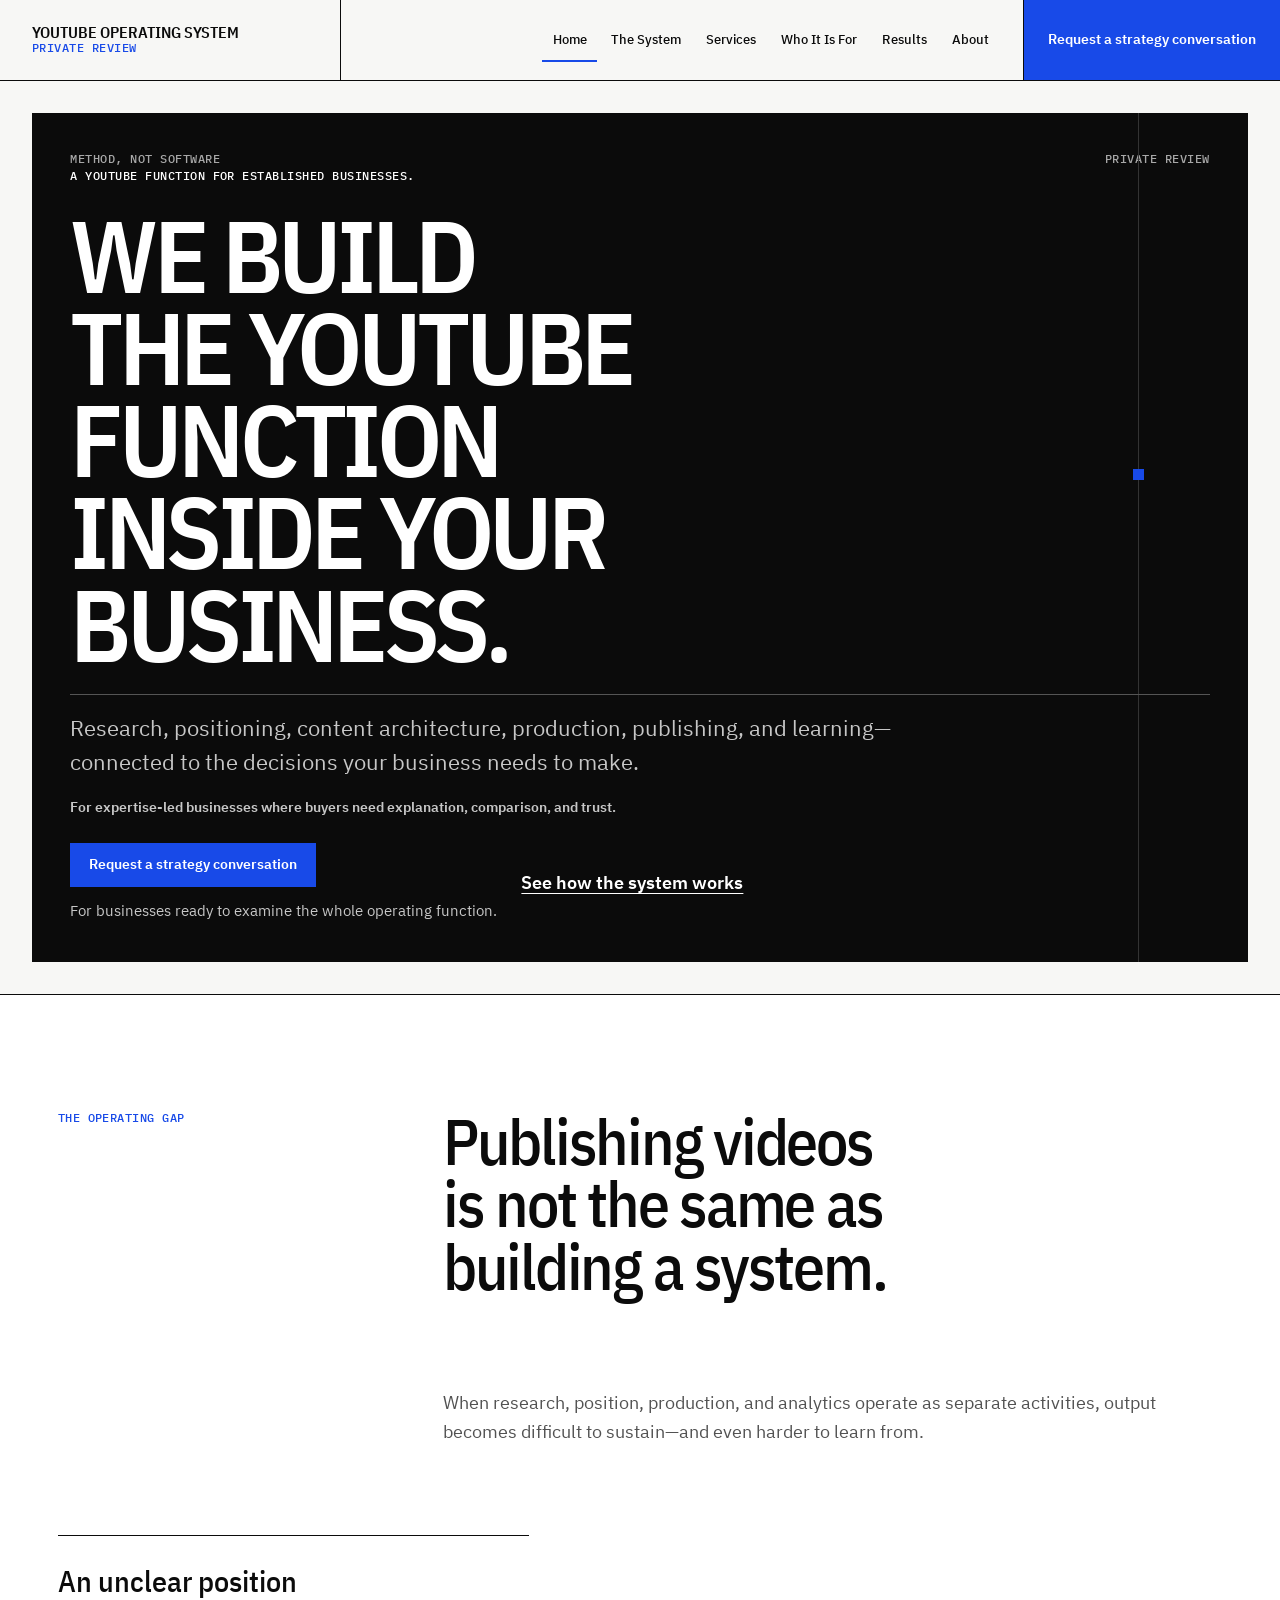
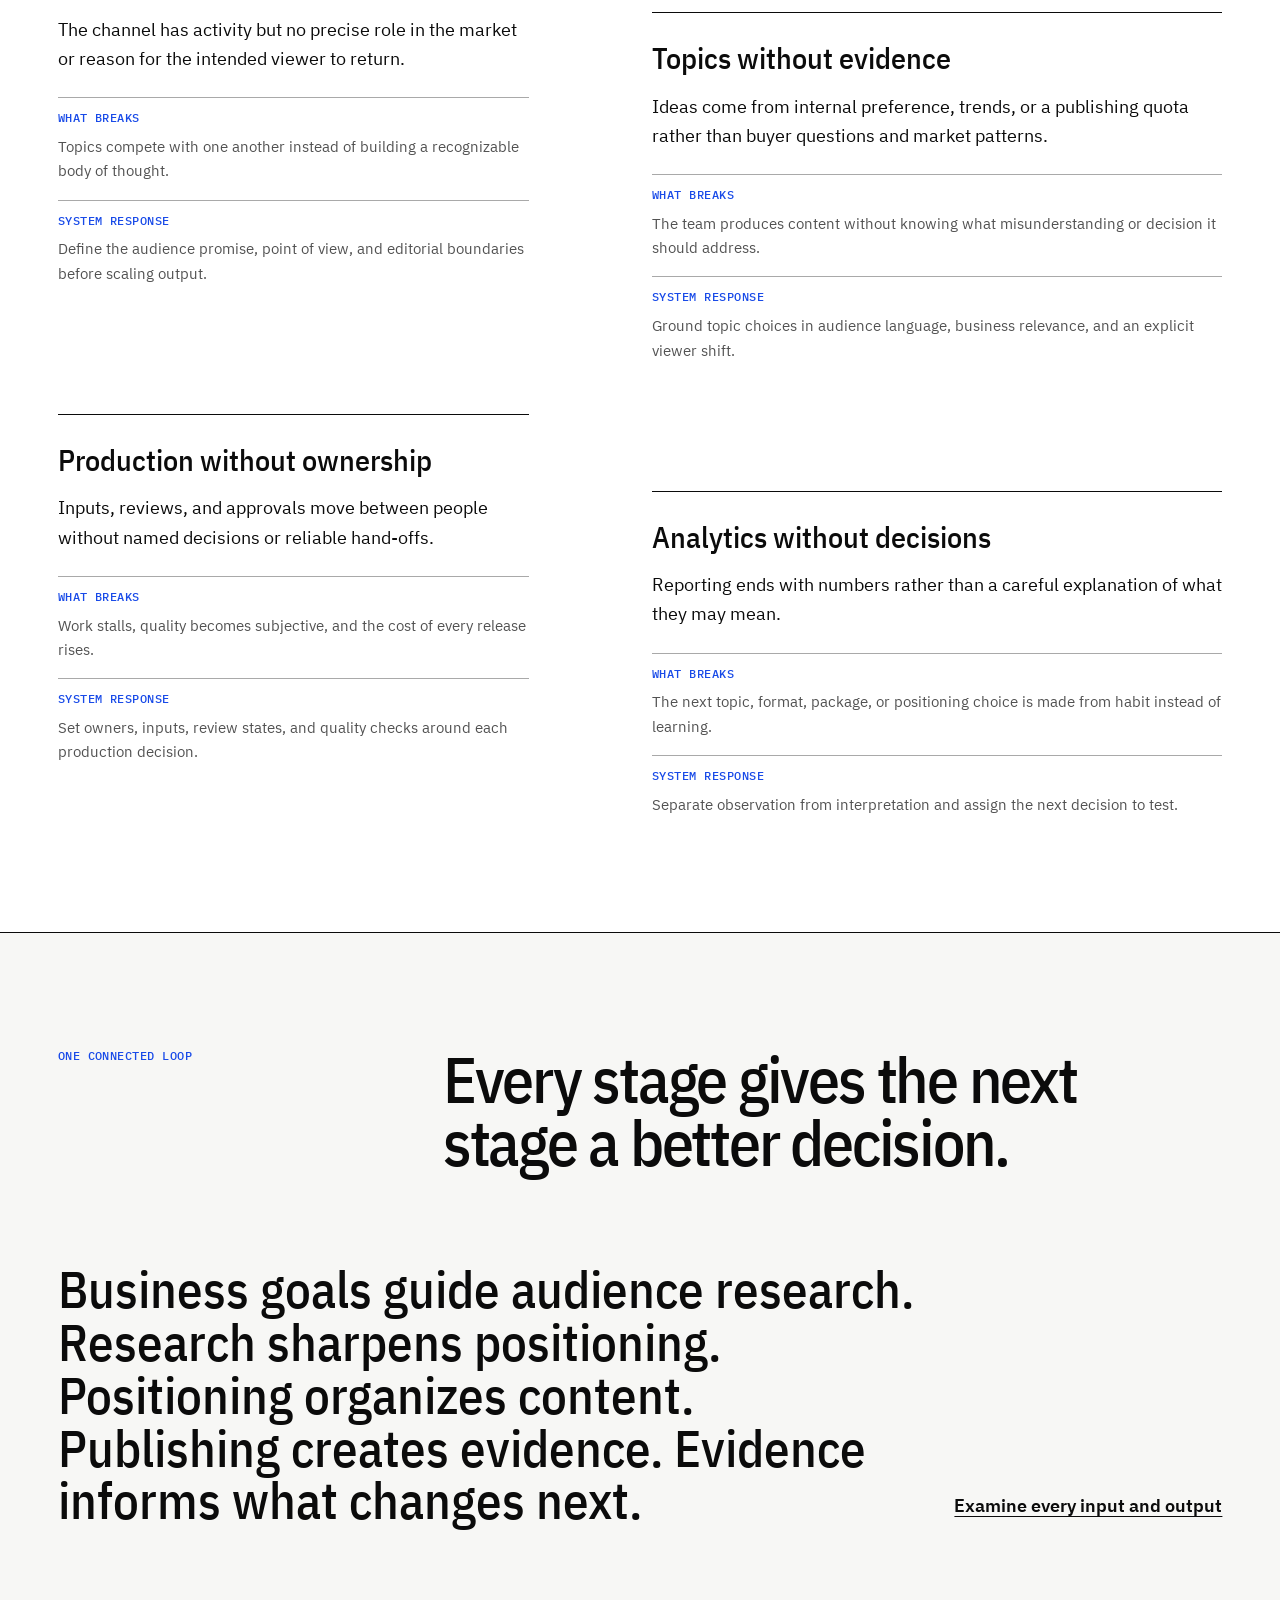
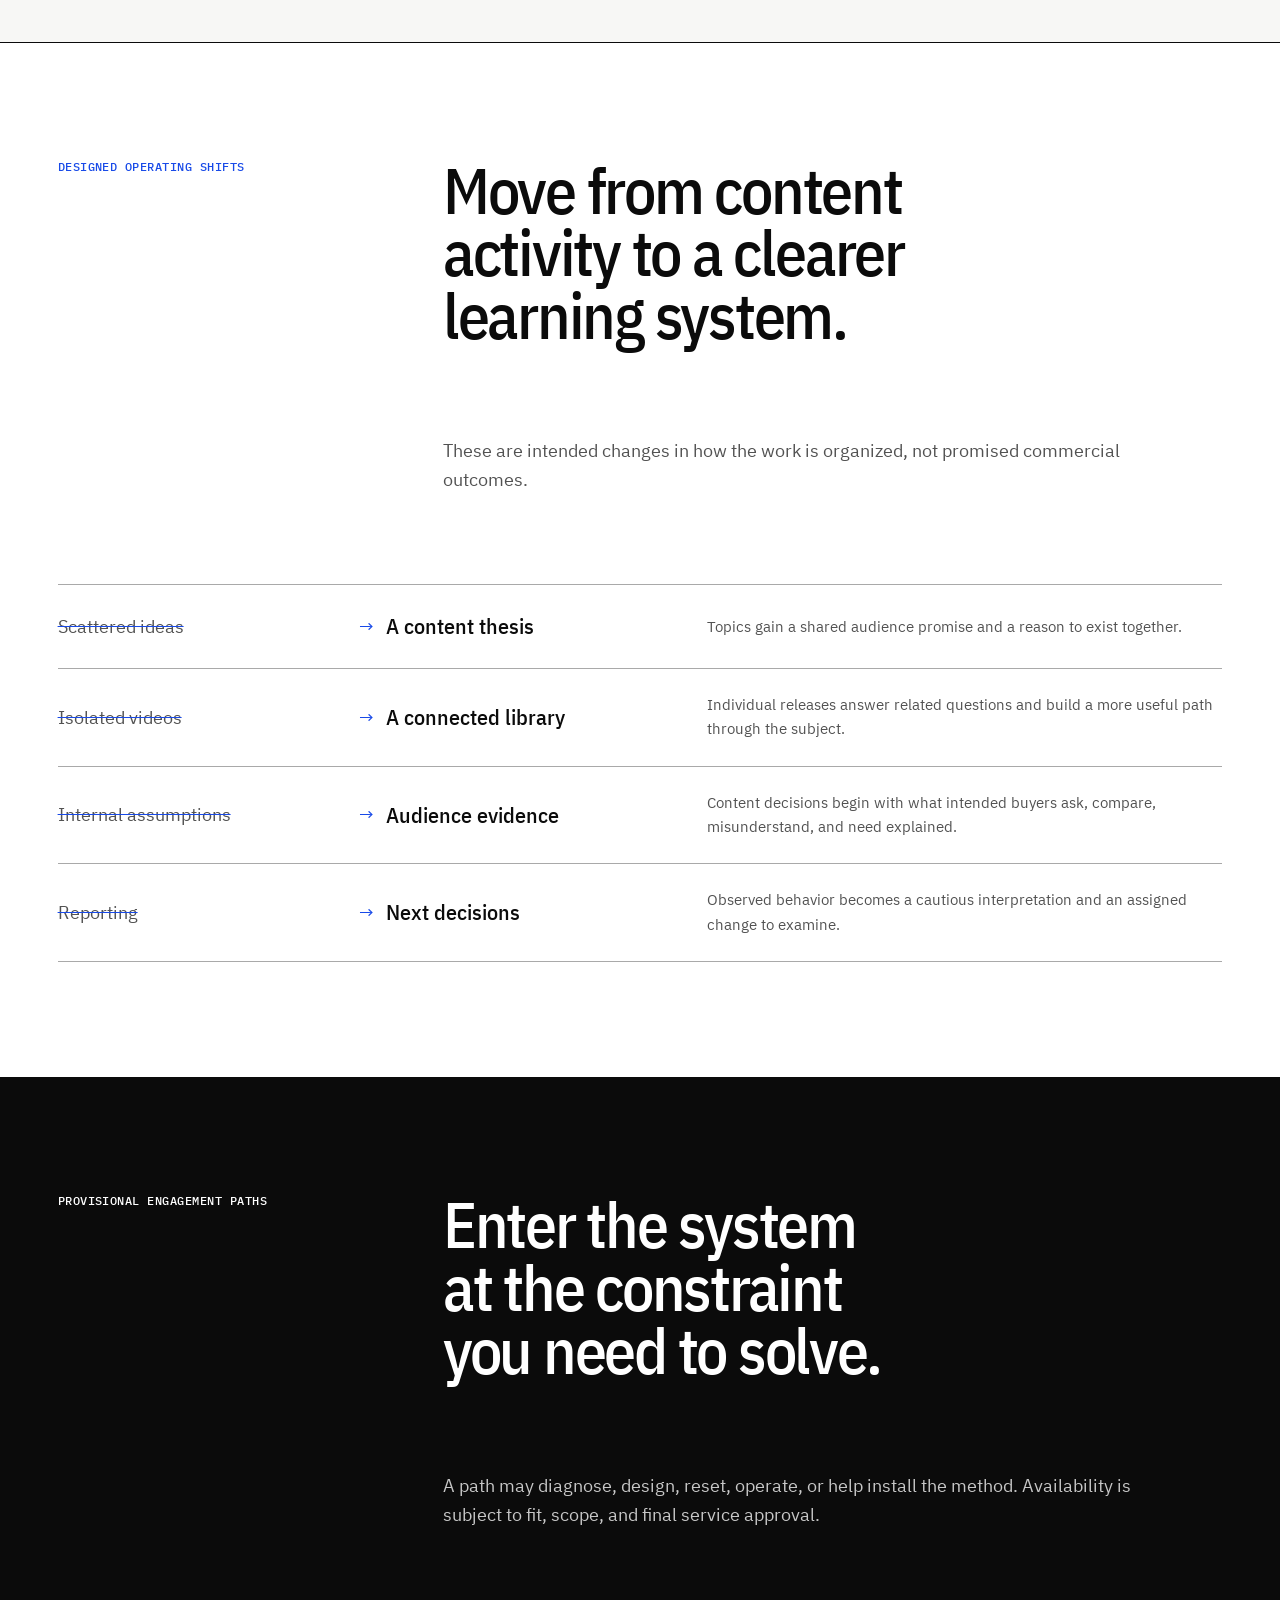
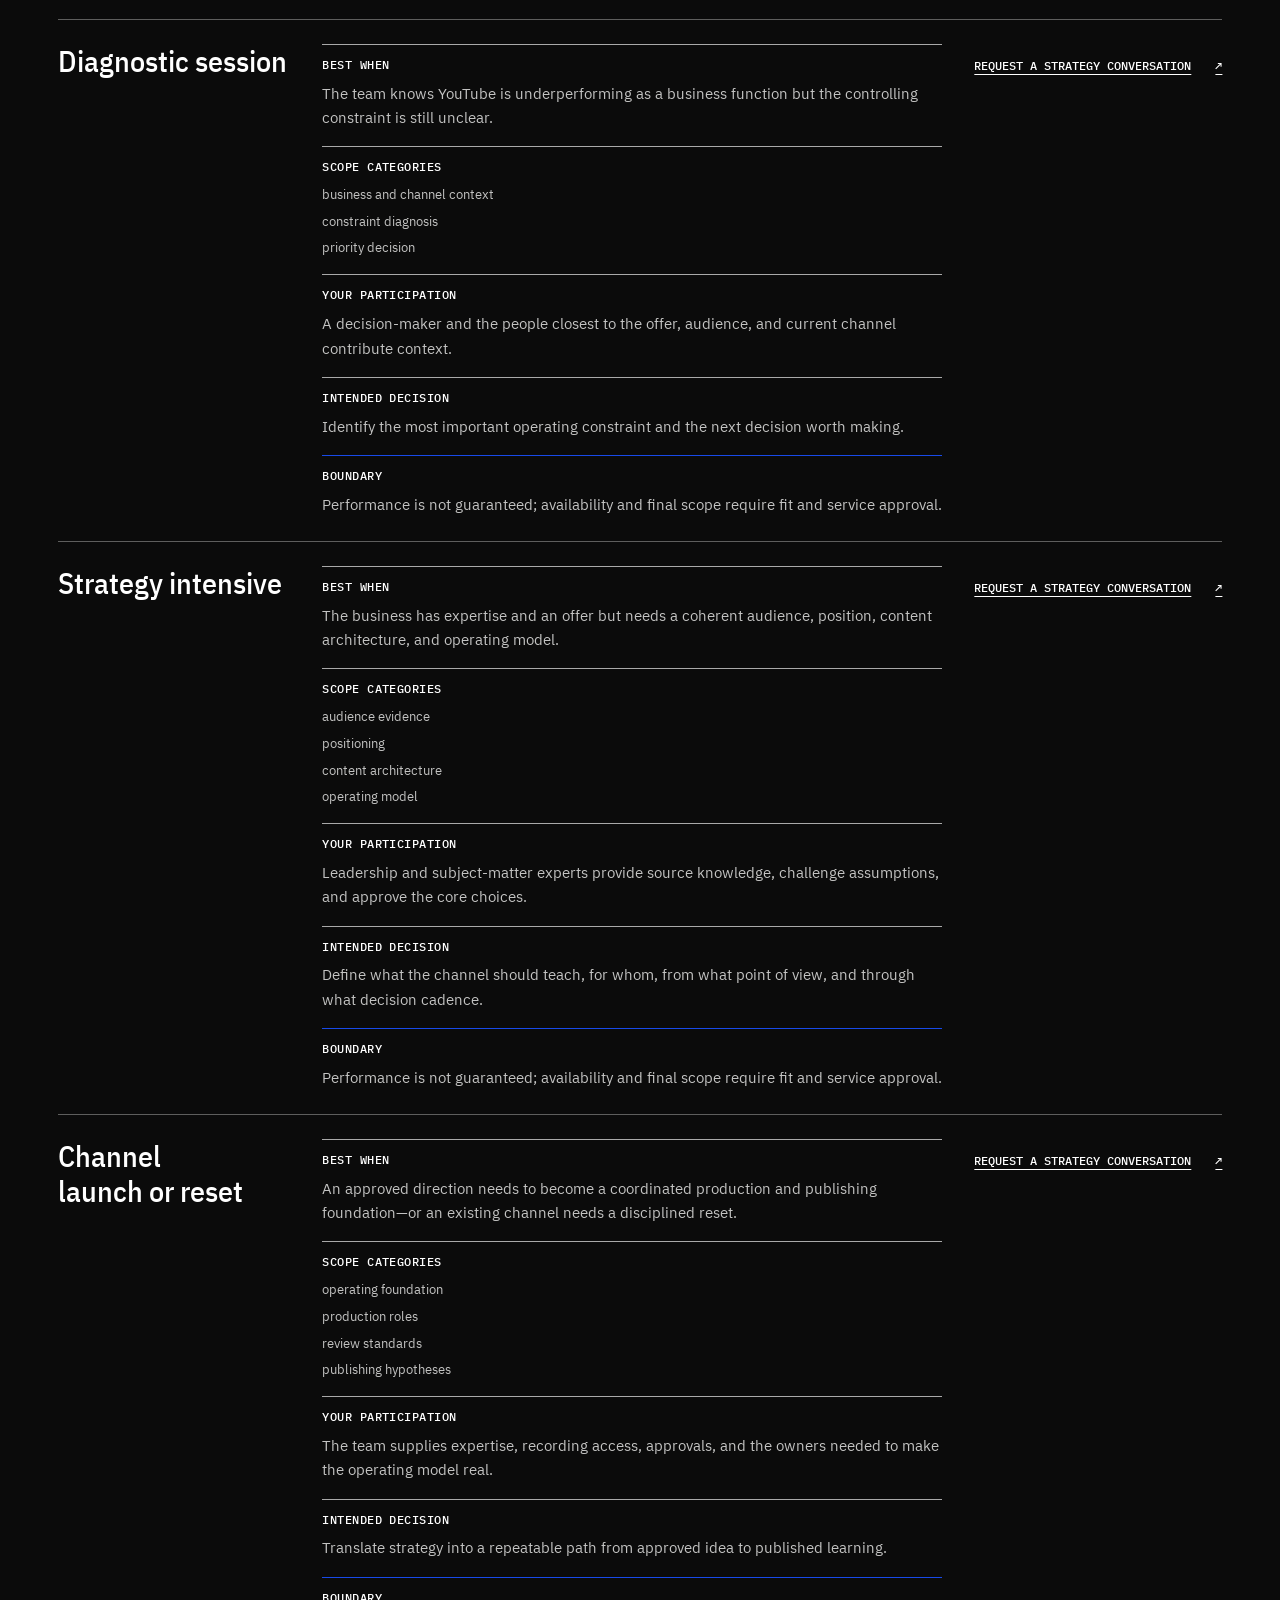
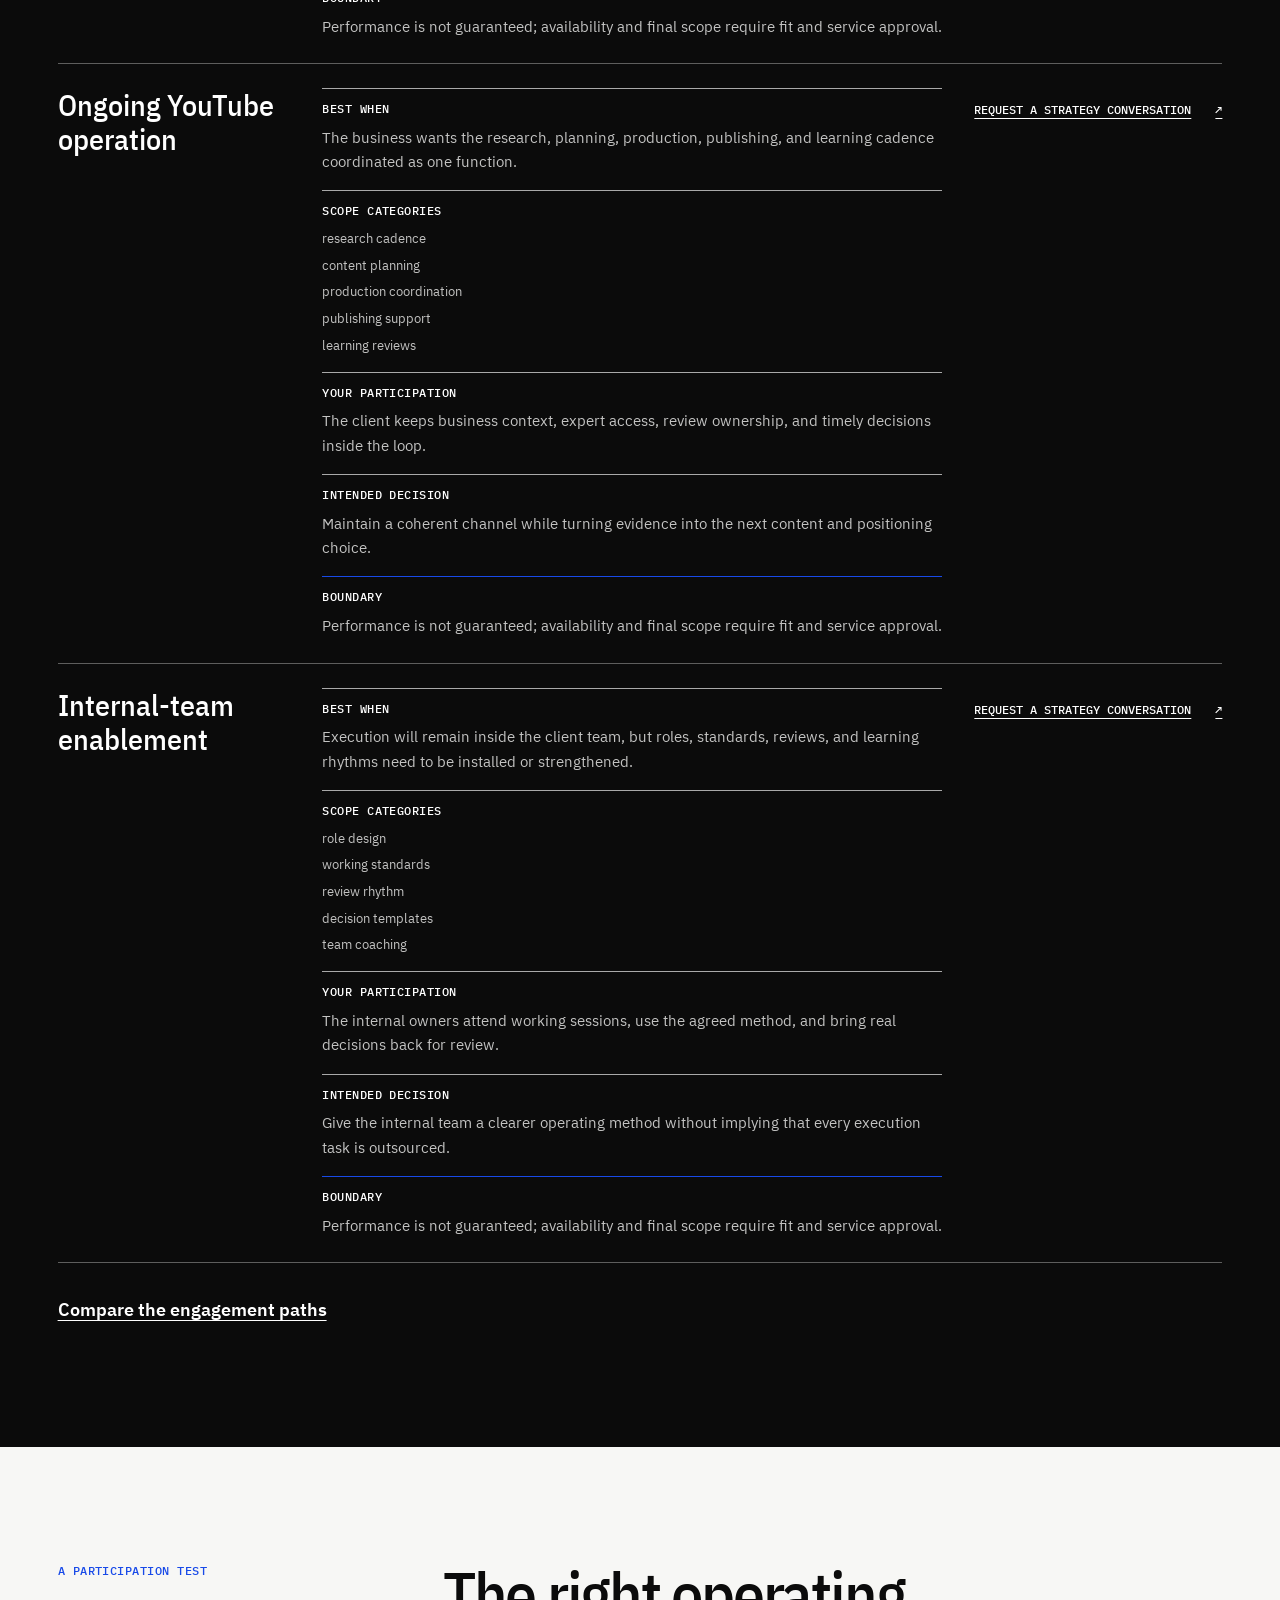
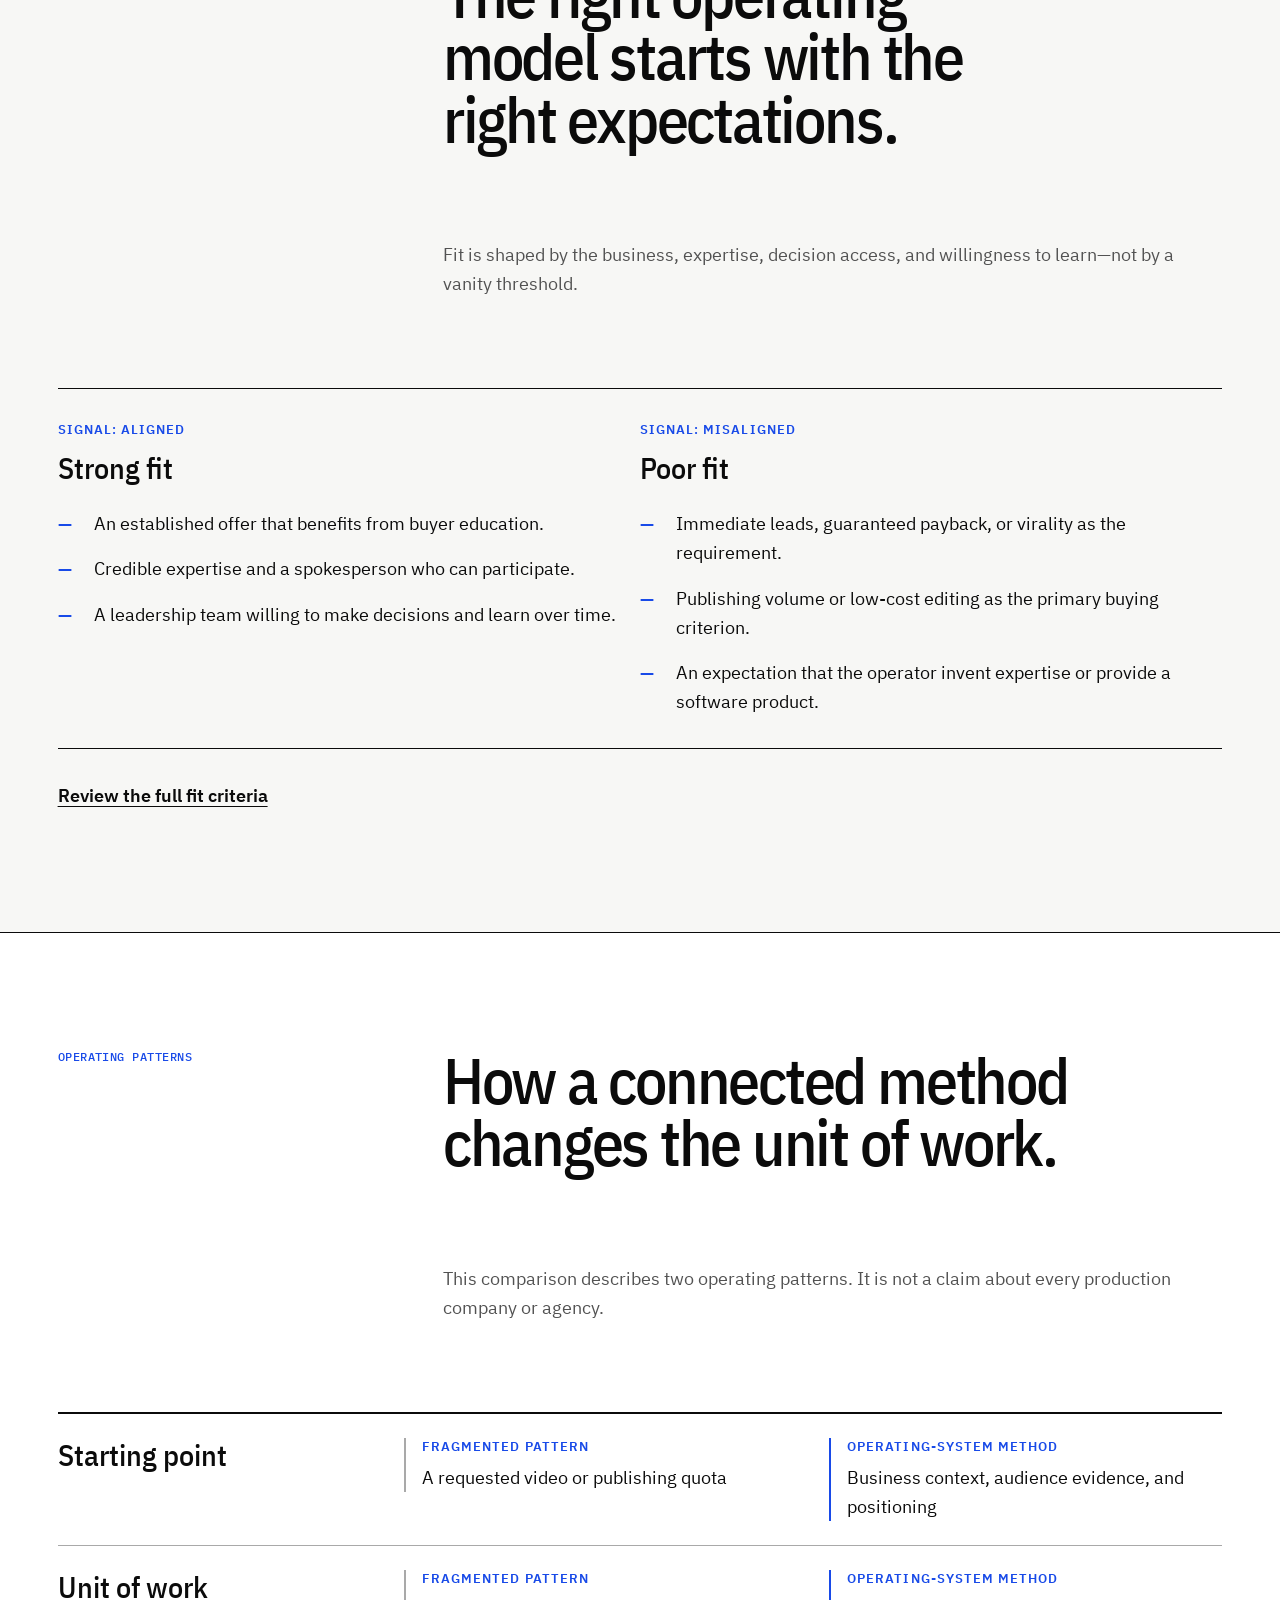
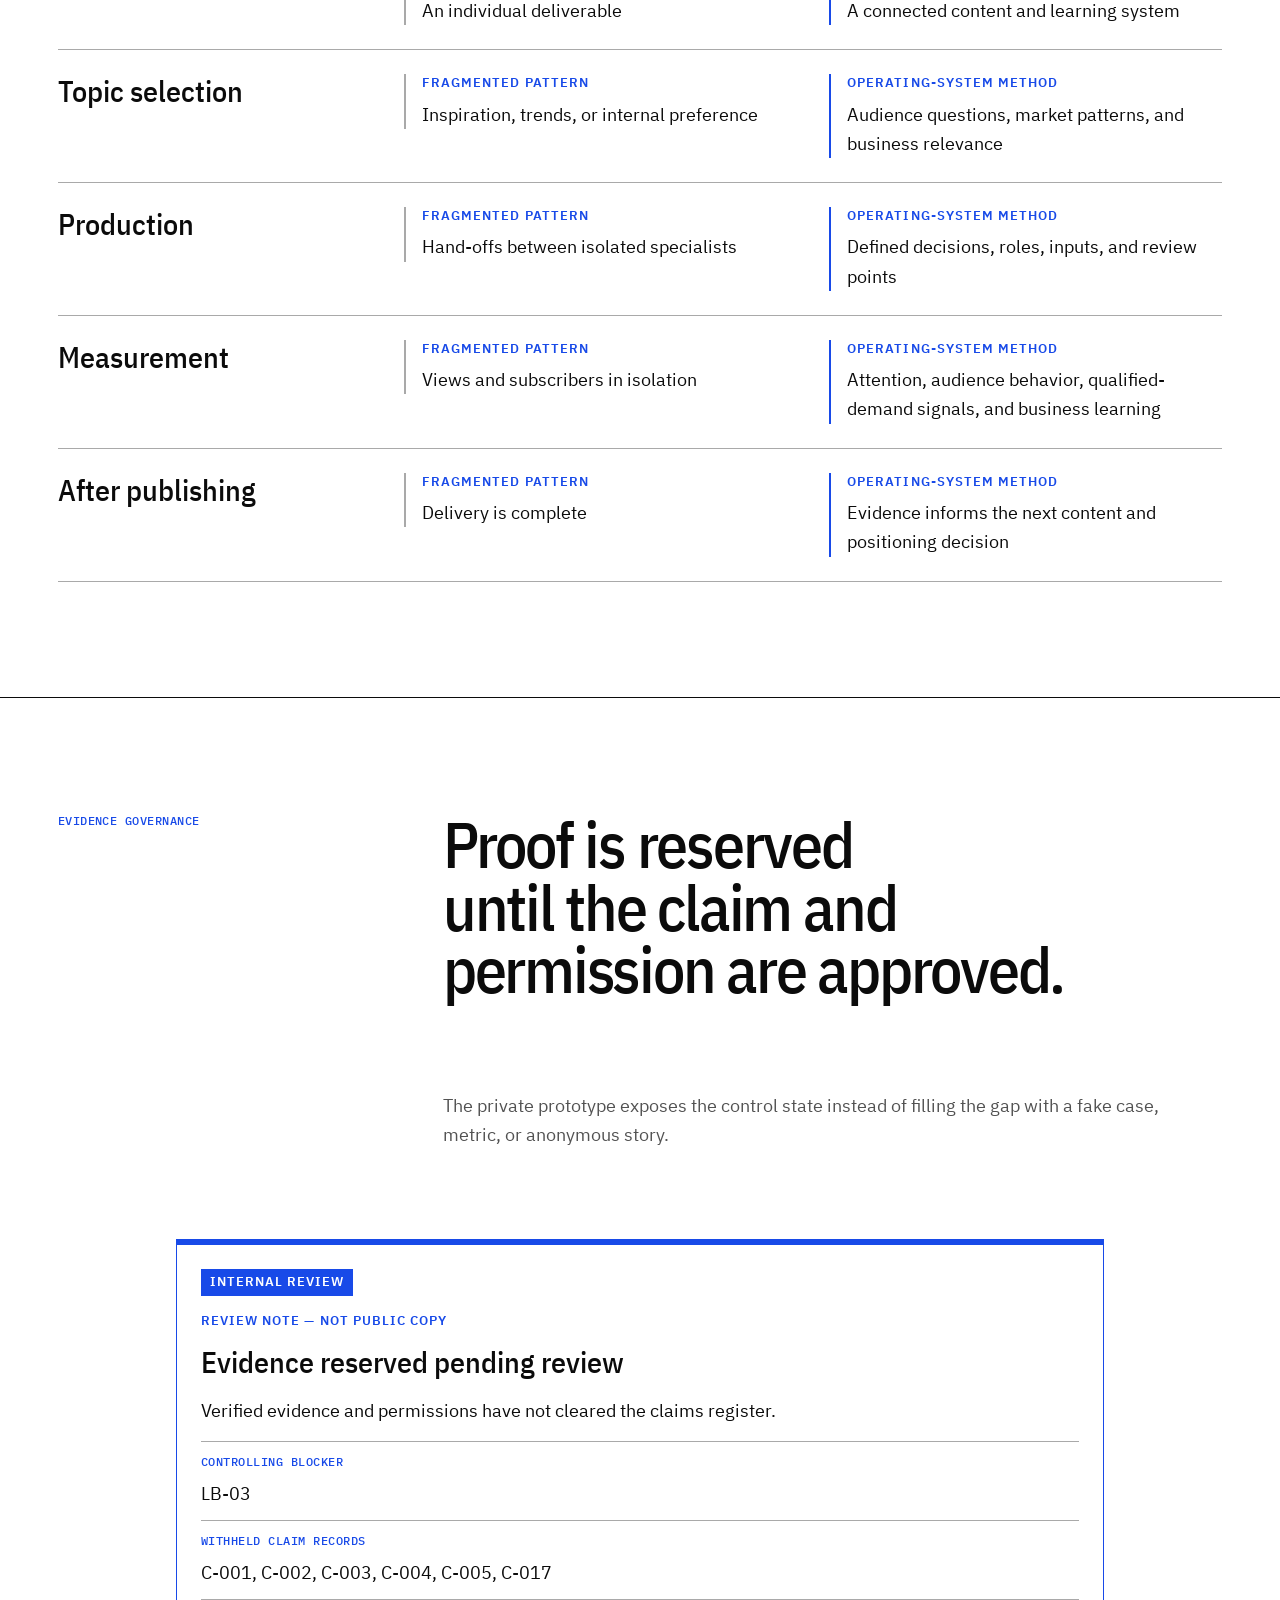
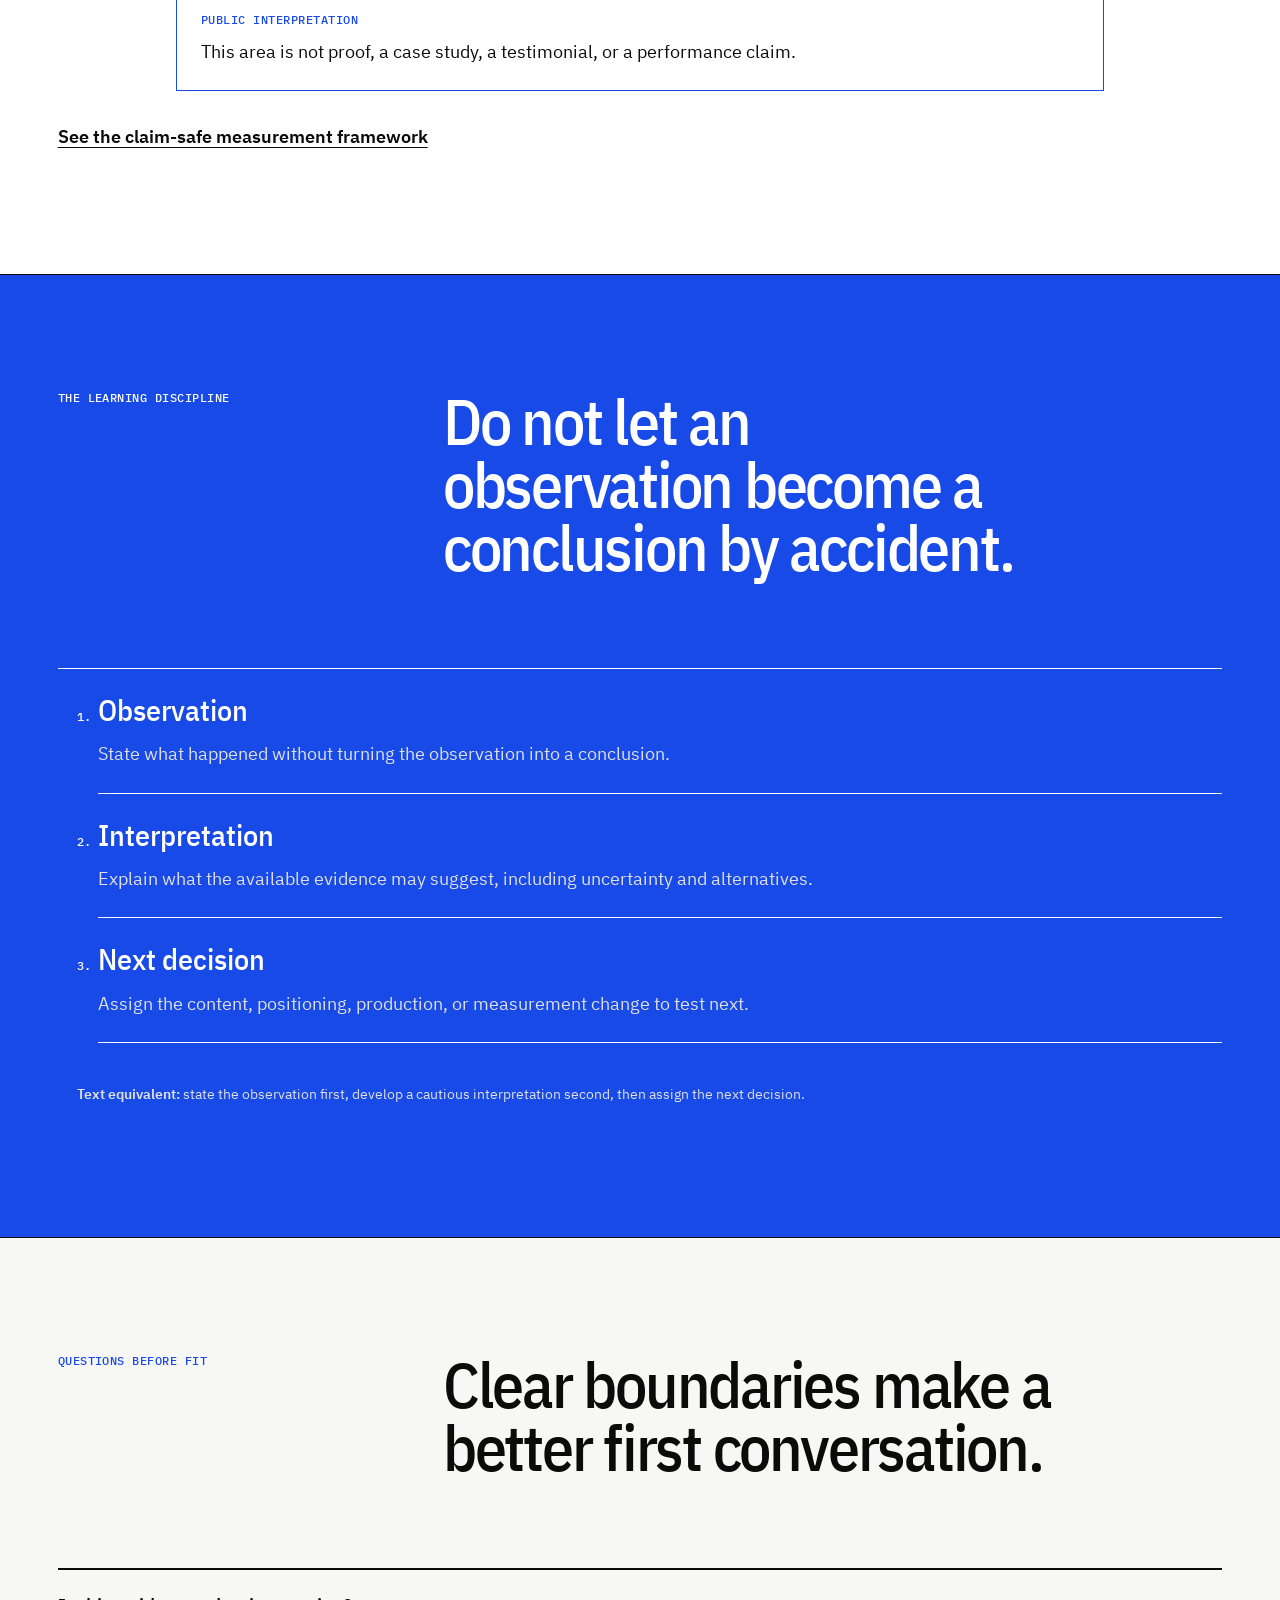
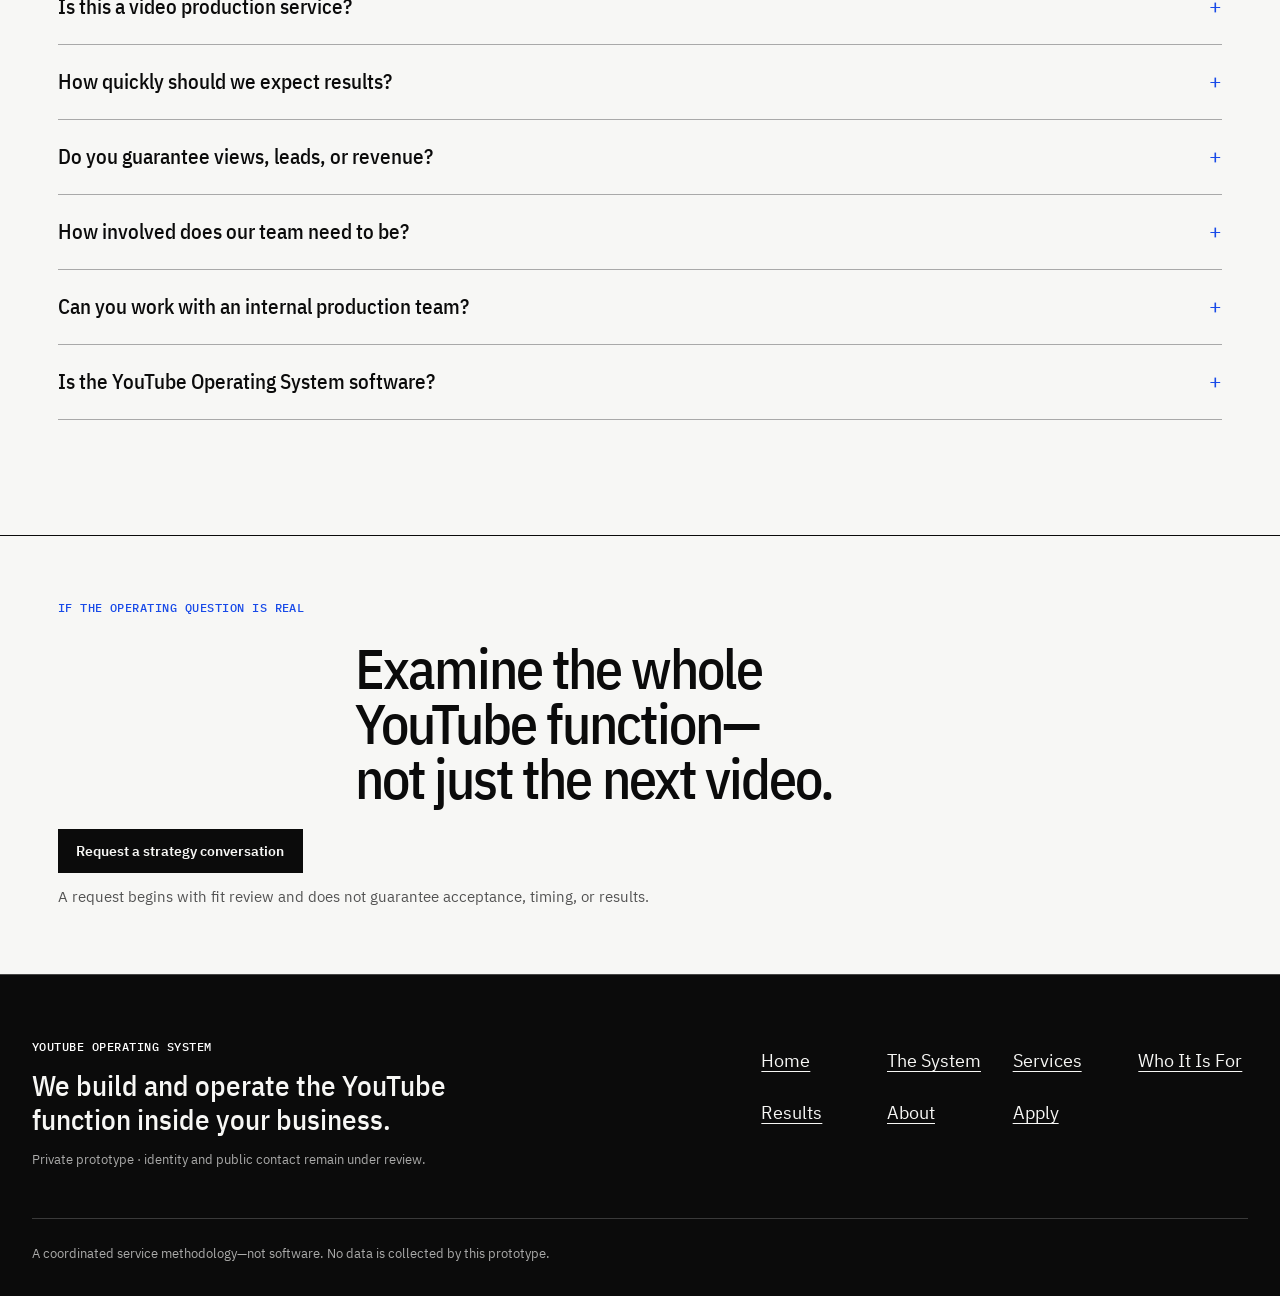
<file: index.html>
<!DOCTYPE html><html lang="en"><head><meta charset="UTF-8"><meta name="viewport" content="width=device-width, initial-scale=1"><meta name="description" content="A coordinated YouTube methodology connecting business context, audience evidence, production, publishing, and better decisions."><meta name="robots" content="noindex, nofollow, noarchive"><link rel="canonical" href="https://private-review.invalid/"><link rel="icon" href="data:,"><title>YouTube systems for business | Private review</title><style>html.lenis,html.lenis body{height:auto}.lenis:not(.lenis-autoToggle).lenis-stopped{overflow:clip}.lenis [data-lenis-prevent],.lenis [data-lenis-prevent-wheel],.lenis [data-lenis-prevent-touch],.lenis [data-lenis-prevent-vertical],.lenis [data-lenis-prevent-horizontal]{overscroll-behavior:contain}.lenis.lenis-smooth iframe{pointer-events:none}.lenis.lenis-autoToggle{transition-behavior:allow-discrete;transition-property:overflow;transition-duration:1ms}
</style><link rel="stylesheet" href="/_astro/BaseLayout.CykCQccQ.css"></head><body data-page="page-home"><a class="skip-link" href="#main-content">Skip to main content</a><header class="site-header"><div class="site-header__inner"><a class="wordmark" href="/" aria-label="YouTube Operating System, home"><span class="wordmark__name">YouTube Operating System</span><small class="wordmark__state">Private review</small></a><nav class="desktop-nav" aria-label="Primary navigation"><ul><li><a href="/" aria-current="page">Home</a></li><li><a href="/system/">The System</a></li><li><a href="/services/">Services</a></li><li><a href="/fit/">Who It Is For</a></li><li><a href="/results/">Results</a></li><li><a href="/about/">About</a></li></ul><a class="button button--header" href="/apply/">Request a strategy conversation</a></nav><details class="nav-disclosure" data-menu-state="closed"><summary><span>Menu</span><span class="nav-disclosure__mark" aria-hidden="true">＋</span></summary><div class="nav-disclosure__reveal"><div class="nav-disclosure__reveal-inner"><nav aria-label="Mobile navigation"><ul><li><a href="/" aria-current="page">Home</a></li><li><a href="/system/">The System</a></li><li><a href="/services/">Services</a></li><li><a href="/fit/">Who It Is For</a></li><li><a href="/results/">Results</a></li><li><a href="/about/">About</a></li><li><a href="/apply/">Apply</a></li></ul></nav></div></div></details></div></header><main id="main-content" tabindex="-1"><section class="page-intro page-intro--home" aria-labelledby="page-heading"><div class="title-card"><div class="title-card__meta" aria-label="Page context"><span>Method, not software</span><span>Private review</span></div><div class="title-card__marker" aria-hidden="true"></div><div class="title-card__copy"><p class="eyebrow">A YouTube function for established businesses.</p><h1 id="page-heading">We build the YouTube function inside your business.</h1><div class="title-card__caption"><p class="page-intro__summary">Research, positioning, content architecture, production, publishing, and learning—connected to the decisions your business needs to make.</p><p class="fit-line">For expertise-led businesses where buyers need explanation, comparison, and trust.</p></div><div class="page-intro__actions"><div class="primary-cta-group primary-cta-group--compact"><a class="button button--primary" href="/apply/">Request a strategy conversation</a><p class="primary-cta-support">For businesses ready to examine the whole operating function.</p></div><a class="text-link text-link--on-dark" href="/system/">See how the system works</a></div></div></div></section><section class="section section--white" aria-labelledby="publishing-heading"><header class="section-heading"><p class="eyebrow">The operating gap</p><h2 id="publishing-heading">Publishing videos is not the same as building a system.</h2><p class="section-introduction">When research, position, production, and analytics operate as separate activities, output becomes difficult to sustain—and even harder to learn from.</p></header><div class="failure-grid"><article class="failure-mode" aria-labelledby="failure-unclear-position-title"><h3 id="failure-unclear-position-title">An unclear position</h3><p>The channel has activity but no precise role in the market or reason for the intended viewer to return.</p><dl class="compact-definition"><div><dt>What breaks</dt><dd>Topics compete with one another instead of building a recognizable body of thought.</dd></div><div><dt>System response</dt><dd>Define the audience promise, point of view, and editorial boundaries before scaling output.</dd></div></dl></article><article class="failure-mode" aria-labelledby="failure-topics-without-evidence-title"><h3 id="failure-topics-without-evidence-title">Topics without evidence</h3><p>Ideas come from internal preference, trends, or a publishing quota rather than buyer questions and market patterns.</p><dl class="compact-definition"><div><dt>What breaks</dt><dd>The team produces content without knowing what misunderstanding or decision it should address.</dd></div><div><dt>System response</dt><dd>Ground topic choices in audience language, business relevance, and an explicit viewer shift.</dd></div></dl></article><article class="failure-mode" aria-labelledby="failure-production-without-ownership-title"><h3 id="failure-production-without-ownership-title">Production without ownership</h3><p>Inputs, reviews, and approvals move between people without named decisions or reliable hand-offs.</p><dl class="compact-definition"><div><dt>What breaks</dt><dd>Work stalls, quality becomes subjective, and the cost of every release rises.</dd></div><div><dt>System response</dt><dd>Set owners, inputs, review states, and quality checks around each production decision.</dd></div></dl></article><article class="failure-mode" aria-labelledby="failure-analytics-without-decisions-title"><h3 id="failure-analytics-without-decisions-title">Analytics without decisions</h3><p>Reporting ends with numbers rather than a careful explanation of what they may mean.</p><dl class="compact-definition"><div><dt>What breaks</dt><dd>The next topic, format, package, or positioning choice is made from habit instead of learning.</dd></div><div><dt>System response</dt><dd>Separate observation from interpretation and assign the next decision to test.</dd></div></dl></article></div></section><section class="section section--paper" aria-labelledby="method-heading"><header class="section-heading"><p class="eyebrow">One connected loop</p><h2 id="method-heading">Every stage gives the next stage a better decision.</h2></header><div class="method-synopsis"><p>Business goals guide audience research. Research sharpens positioning. Positioning organizes content. Publishing creates evidence. Evidence informs what changes next.</p><a class="text-link text-link--strong" href="/system/">Examine every input and output</a></div></section><section class="section section--white" aria-labelledby="shifts-heading"><header class="section-heading"><p class="eyebrow">Designed operating shifts</p><h2 id="shifts-heading">Move from content activity to a clearer learning system.</h2><p class="section-introduction">These are intended changes in how the work is organized, not promised commercial outcomes.</p></header><div class="shift-list"><article class="outcome-shift" aria-labelledby="shift-ideas-thesis-title"><div class="outcome-shift__movement"><span>Scattered ideas</span><span class="outcome-shift__arrow" aria-hidden="true">→</span><strong id="shift-ideas-thesis-title">A content thesis</strong></div><p>Topics gain a shared audience promise and a reason to exist together.</p></article><article class="outcome-shift" aria-labelledby="shift-videos-library-title"><div class="outcome-shift__movement"><span>Isolated videos</span><span class="outcome-shift__arrow" aria-hidden="true">→</span><strong id="shift-videos-library-title">A connected library</strong></div><p>Individual releases answer related questions and build a more useful path through the subject.</p></article><article class="outcome-shift" aria-labelledby="shift-assumptions-evidence-title"><div class="outcome-shift__movement"><span>Internal assumptions</span><span class="outcome-shift__arrow" aria-hidden="true">→</span><strong id="shift-assumptions-evidence-title">Audience evidence</strong></div><p>Content decisions begin with what intended buyers ask, compare, misunderstand, and need explained.</p></article><article class="outcome-shift" aria-labelledby="shift-reporting-decisions-title"><div class="outcome-shift__movement"><span>Reporting</span><span class="outcome-shift__arrow" aria-hidden="true">→</span><strong id="shift-reporting-decisions-title">Next decisions</strong></div><p>Observed behavior becomes a cautious interpretation and an assigned change to examine.</p></article></div></section><section class="section section--ink" aria-labelledby="engagement-heading"><header class="section-heading"><p class="eyebrow">Provisional engagement paths</p><h2 id="engagement-heading">Enter the system at the constraint you need to solve.</h2><p class="section-introduction">A path may diagnose, design, reset, operate, or help install the method. Availability is subject to fit, scope, and final service approval.</p></header><div class="service-grid"><article class="service-card" aria-labelledby="service-diagnostic-title"><h3 id="service-diagnostic-title">Diagnostic session</h3><dl class="service-definition"><div><dt>Best when</dt><dd>The team knows YouTube is underperforming as a business function but the controlling constraint is still unclear.</dd></div><div><dt>Scope categories</dt><dd><ul><li>business and channel context</li><li>constraint diagnosis</li><li>priority decision</li></ul></dd></div><div><dt>Your participation</dt><dd>A decision-maker and the people closest to the offer, audience, and current channel contribute context.</dd></div><div><dt>Intended decision</dt><dd>Identify the most important operating constraint and the next decision worth making.</dd></div><div class="service-definition__exclusion"><dt>Boundary</dt><dd>Performance is not guaranteed; availability and final scope require fit and service approval.</dd></div></dl><a class="service-row__action" href="/apply/"><span>Request a strategy conversation</span><span aria-hidden="true">↗</span></a></article><article class="service-card" aria-labelledby="service-strategy-title"><h3 id="service-strategy-title">Strategy intensive</h3><dl class="service-definition"><div><dt>Best when</dt><dd>The business has expertise and an offer but needs a coherent audience, position, content architecture, and operating model.</dd></div><div><dt>Scope categories</dt><dd><ul><li>audience evidence</li><li>positioning</li><li>content architecture</li><li>operating model</li></ul></dd></div><div><dt>Your participation</dt><dd>Leadership and subject-matter experts provide source knowledge, challenge assumptions, and approve the core choices.</dd></div><div><dt>Intended decision</dt><dd>Define what the channel should teach, for whom, from what point of view, and through what decision cadence.</dd></div><div class="service-definition__exclusion"><dt>Boundary</dt><dd>Performance is not guaranteed; availability and final scope require fit and service approval.</dd></div></dl><a class="service-row__action" href="/apply/"><span>Request a strategy conversation</span><span aria-hidden="true">↗</span></a></article><article class="service-card" aria-labelledby="service-launch-reset-title"><h3 id="service-launch-reset-title">Channel launch or reset</h3><dl class="service-definition"><div><dt>Best when</dt><dd>An approved direction needs to become a coordinated production and publishing foundation—or an existing channel needs a disciplined reset.</dd></div><div><dt>Scope categories</dt><dd><ul><li>operating foundation</li><li>production roles</li><li>review standards</li><li>publishing hypotheses</li></ul></dd></div><div><dt>Your participation</dt><dd>The team supplies expertise, recording access, approvals, and the owners needed to make the operating model real.</dd></div><div><dt>Intended decision</dt><dd>Translate strategy into a repeatable path from approved idea to published learning.</dd></div><div class="service-definition__exclusion"><dt>Boundary</dt><dd>Performance is not guaranteed; availability and final scope require fit and service approval.</dd></div></dl><a class="service-row__action" href="/apply/"><span>Request a strategy conversation</span><span aria-hidden="true">↗</span></a></article><article class="service-card" aria-labelledby="service-ongoing-operation-title"><h3 id="service-ongoing-operation-title">Ongoing YouTube operation</h3><dl class="service-definition"><div><dt>Best when</dt><dd>The business wants the research, planning, production, publishing, and learning cadence coordinated as one function.</dd></div><div><dt>Scope categories</dt><dd><ul><li>research cadence</li><li>content planning</li><li>production coordination</li><li>publishing support</li><li>learning reviews</li></ul></dd></div><div><dt>Your participation</dt><dd>The client keeps business context, expert access, review ownership, and timely decisions inside the loop.</dd></div><div><dt>Intended decision</dt><dd>Maintain a coherent channel while turning evidence into the next content and positioning choice.</dd></div><div class="service-definition__exclusion"><dt>Boundary</dt><dd>Performance is not guaranteed; availability and final scope require fit and service approval.</dd></div></dl><a class="service-row__action" href="/apply/"><span>Request a strategy conversation</span><span aria-hidden="true">↗</span></a></article><article class="service-card" aria-labelledby="service-team-enablement-title"><h3 id="service-team-enablement-title">Internal-team enablement</h3><dl class="service-definition"><div><dt>Best when</dt><dd>Execution will remain inside the client team, but roles, standards, reviews, and learning rhythms need to be installed or strengthened.</dd></div><div><dt>Scope categories</dt><dd><ul><li>role design</li><li>working standards</li><li>review rhythm</li><li>decision templates</li><li>team coaching</li></ul></dd></div><div><dt>Your participation</dt><dd>The internal owners attend working sessions, use the agreed method, and bring real decisions back for review.</dd></div><div><dt>Intended decision</dt><dd>Give the internal team a clearer operating method without implying that every execution task is outsourced.</dd></div><div class="service-definition__exclusion"><dt>Boundary</dt><dd>Performance is not guaranteed; availability and final scope require fit and service approval.</dd></div></dl><a class="service-row__action" href="/apply/"><span>Request a strategy conversation</span><span aria-hidden="true">↗</span></a></article></div><a class="text-link text-link--on-dark" href="/services/">Compare the engagement paths</a></section><section class="section section--paper" aria-labelledby="fit-heading"><header class="section-heading"><p class="eyebrow">A participation test</p><h2 id="fit-heading">The right operating model starts with the right expectations.</h2><p class="section-introduction">Fit is shaped by the business, expertise, decision access, and willingness to learn—not by a vanity threshold.</p></header><div class="fit-matrix"><section class="fit-column fit-column--strong" aria-labelledby="strong-fit-heading"><p class="fit-column__signal">Signal: aligned</p><h3 id="strong-fit-heading">Strong fit</h3><ul class="signal-list signal-list--positive"><li><span aria-hidden="true">—</span><span>An established offer that benefits from buyer education.</span></li><li><span aria-hidden="true">—</span><span>Credible expertise and a spokesperson who can participate.</span></li><li><span aria-hidden="true">—</span><span>A leadership team willing to make decisions and learn over time.</span></li></ul></section><section class="fit-column fit-column--poor" aria-labelledby="poor-fit-heading"><p class="fit-column__signal">Signal: misaligned</p><h3 id="poor-fit-heading">Poor fit</h3><ul class="signal-list signal-list--negative"><li><span aria-hidden="true">—</span><span>Immediate leads, guaranteed payback, or virality as the requirement.</span></li><li><span aria-hidden="true">—</span><span>Publishing volume or low-cost editing as the primary buying criterion.</span></li><li><span aria-hidden="true">—</span><span>An expectation that the operator invent expertise or provide a software product.</span></li></ul></section></div><a class="text-link text-link--strong" href="/fit/">Review the full fit criteria</a></section><section class="section section--white" aria-labelledby="comparison-heading"><header class="section-heading"><p class="eyebrow">Operating patterns</p><h2 id="comparison-heading">How a connected method changes the unit of work.</h2><p class="section-introduction">This comparison describes two operating patterns. It is not a claim about every production company or agency.</p></header><div class="comparison" role="list"><article class="comparison__row" role="listitem"><h3>Starting point</h3><div><span>Fragmented pattern</span><p>A requested video or publishing quota</p></div><div><span>Operating-system method</span><p>Business context, audience evidence, and positioning</p></div></article><article class="comparison__row" role="listitem"><h3>Unit of work</h3><div><span>Fragmented pattern</span><p>An individual deliverable</p></div><div><span>Operating-system method</span><p>A connected content and learning system</p></div></article><article class="comparison__row" role="listitem"><h3>Topic selection</h3><div><span>Fragmented pattern</span><p>Inspiration, trends, or internal preference</p></div><div><span>Operating-system method</span><p>Audience questions, market patterns, and business relevance</p></div></article><article class="comparison__row" role="listitem"><h3>Production</h3><div><span>Fragmented pattern</span><p>Hand-offs between isolated specialists</p></div><div><span>Operating-system method</span><p>Defined decisions, roles, inputs, and review points</p></div></article><article class="comparison__row" role="listitem"><h3>Measurement</h3><div><span>Fragmented pattern</span><p>Views and subscribers in isolation</p></div><div><span>Operating-system method</span><p>Attention, audience behavior, qualified-demand signals, and business learning</p></div></article><article class="comparison__row" role="listitem"><h3>After publishing</h3><div><span>Fragmented pattern</span><p>Delivery is complete</p></div><div><span>Operating-system method</span><p>Evidence informs the next content and positioning decision</p></div></article></div></section><section class="section section--review" aria-labelledby="evidence-heading"><header class="section-heading"><p class="eyebrow">Evidence governance</p><h2 id="evidence-heading">Proof is reserved until the claim and permission are approved.</h2><p class="section-introduction">The private prototype exposes the control state instead of filling the gap with a fake case, metric, or anonymous story.</p></header><aside class="evidence-reserved" role="note" aria-labelledby="evidence-reserved-heading"><p class="evidence-reserved__flag">INTERNAL REVIEW</p><p class="evidence-reserved__label">Review note — not public copy</p><h3 id="evidence-reserved-heading">Evidence reserved pending review</h3><p>Verified evidence and permissions have not cleared the claims register.</p><dl><div><dt>Controlling blocker</dt><dd>LB-03</dd></div><div><dt>Withheld claim records</dt><dd>C-001, C-002, C-003, C-004, C-005, C-017</dd></div><div><dt>Public interpretation</dt><dd>This area is not proof, a case study, a testimonial, or a performance claim.</dd></div></dl></aside><a class="text-link text-link--strong" href="/results/">See the claim-safe measurement framework</a></section><section class="section section--signal" aria-labelledby="decision-heading"><header class="section-heading"><p class="eyebrow">The learning discipline</p><h2 id="decision-heading">Do not let an observation become a conclusion by accident.</h2></header><div class="decision-loop"><ol class="decision-loop__list"><li id="decision-observation"><h3>Observation</h3><p>State what happened without turning the observation into a conclusion.</p></li><li id="decision-interpretation"><h3>Interpretation</h3><p>Explain what the available evidence may suggest, including uncertainty and alternatives.</p></li><li id="decision-next"><h3>Next decision</h3><p>Assign the content, positioning, production, or measurement change to test next.</p></li></ol><p class="diagram-equivalent"><strong>Text equivalent:</strong> state the observation first, develop a cautious interpretation second, then assign the next decision.</p></div></section><section class="section section--paper" aria-labelledby="faq-heading"><header class="section-heading"><p class="eyebrow">Questions before fit</p><h2 id="faq-heading">Clear boundaries make a better first conversation.</h2></header><div class="faq-list"><details id="faq-production-service"><summary><span>Is this a video production service?</span><span class="faq-list__marker" aria-hidden="true">+</span></summary><div class="faq-list__answer"><p>Production may be part of an engagement, but the offer is broader than isolated production. The method connects business context, research, positioning, content architecture, production decisions, publishing, and learning.</p></div></details><details id="faq-speed"><summary><span>How quickly should we expect results?</span><span class="faq-list__marker" aria-hidden="true">+</span></summary><div class="faq-list__answer"><p>YouTube is treated as a compounding, iterative channel. The useful pace depends on the offer, market, starting point, expertise, participation, production, and what the evidence reveals; the method is not designed for instant-result expectations.</p></div></details><details id="faq-guarantees"><summary><span>Do you guarantee views, leads, or revenue?</span><span class="faq-list__marker" aria-hidden="true">+</span></summary><div class="faq-list__answer"><p>No. The method is designed to support clearer education, stronger buyer understanding, and better-informed content decisions. Outcomes depend on factors no responsible operator can guarantee.</p></div></details><details id="faq-participation"><summary><span>How involved does our team need to be?</span><span class="faq-list__marker" aria-hidden="true">+</span></summary><div class="faq-list__answer"><p>Your team supplies business priorities, subject-matter expertise, source material, spokesperson access, and timely review decisions. The operating model makes that participation explicit instead of hiding it inside production delays.</p></div></details><details id="faq-internal-team"><summary><span>Can you work with an internal production team?</span><span class="faq-list__marker" aria-hidden="true">+</span></summary><div class="faq-list__answer"><p>Potentially, depending on fit and scope. The method can help define research, positioning, architecture, roles, review standards, and learning rhythms while selected execution remains internal.</p></div></details><details id="faq-software"><summary><span>Is the YouTube Operating System software?</span><span class="faq-list__marker" aria-hidden="true">+</span></summary><div class="faq-list__answer"><p>No. It is the name of a coordinated service methodology: the questions, roles, decisions, inputs, outputs, and learning cadence used to operate the YouTube function.</p></div></details></div></section><section class="section final-cta" aria-labelledby="final-cta-heading"><p class="eyebrow">If the operating question is real</p><h2 id="final-cta-heading">Examine the whole YouTube function—not just the next video.</h2><div class="primary-cta-group"><a class="button button--primary" href="/apply/">Request a strategy conversation</a><p class="primary-cta-support">A request begins with fit review and does not guarantee acceptance, timing, or results.</p></div></section></main><footer class="site-footer"><div class="site-footer__inner"><div class="site-footer__statement"><p class="eyebrow">YouTube Operating System</p><p>We build and operate the YouTube function inside your business.</p><small>Private prototype · identity and public contact remain under review.</small></div><nav aria-label="Footer navigation"><ul><li><a href="/">Home</a></li><li><a href="/system/">The System</a></li><li><a href="/services/">Services</a></li><li><a href="/fit/">Who It Is For</a></li><li><a href="/results/">Results</a></li><li><a href="/about/">About</a></li><li><a href="/apply/">Apply</a></li></ul></nav><p class="site-footer__boundary">A coordinated service methodology—not software. No data is collected by this prototype.</p></div></footer><script type="module" src="/_astro/BaseLayout.astro_astro_type_script_index_0_lang.Atzc3QFJ.js"></script></body></html>
</file>
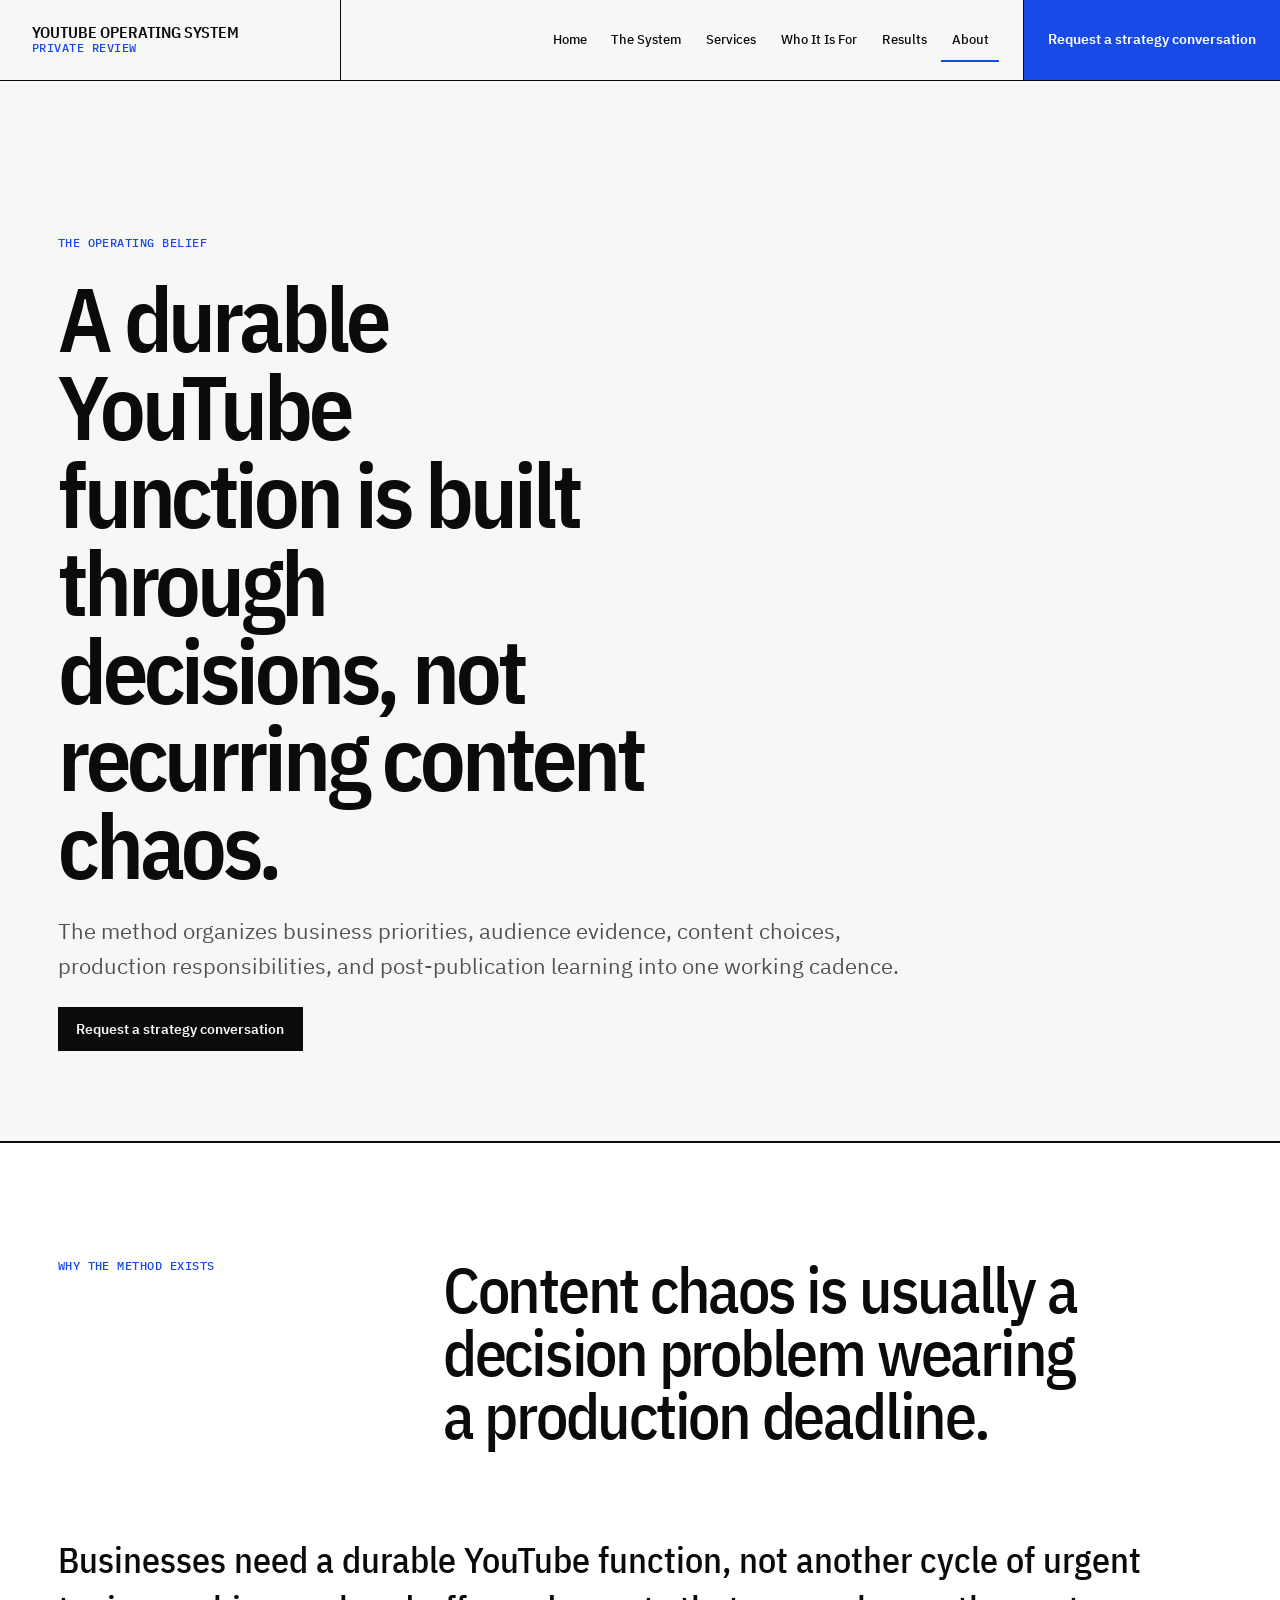
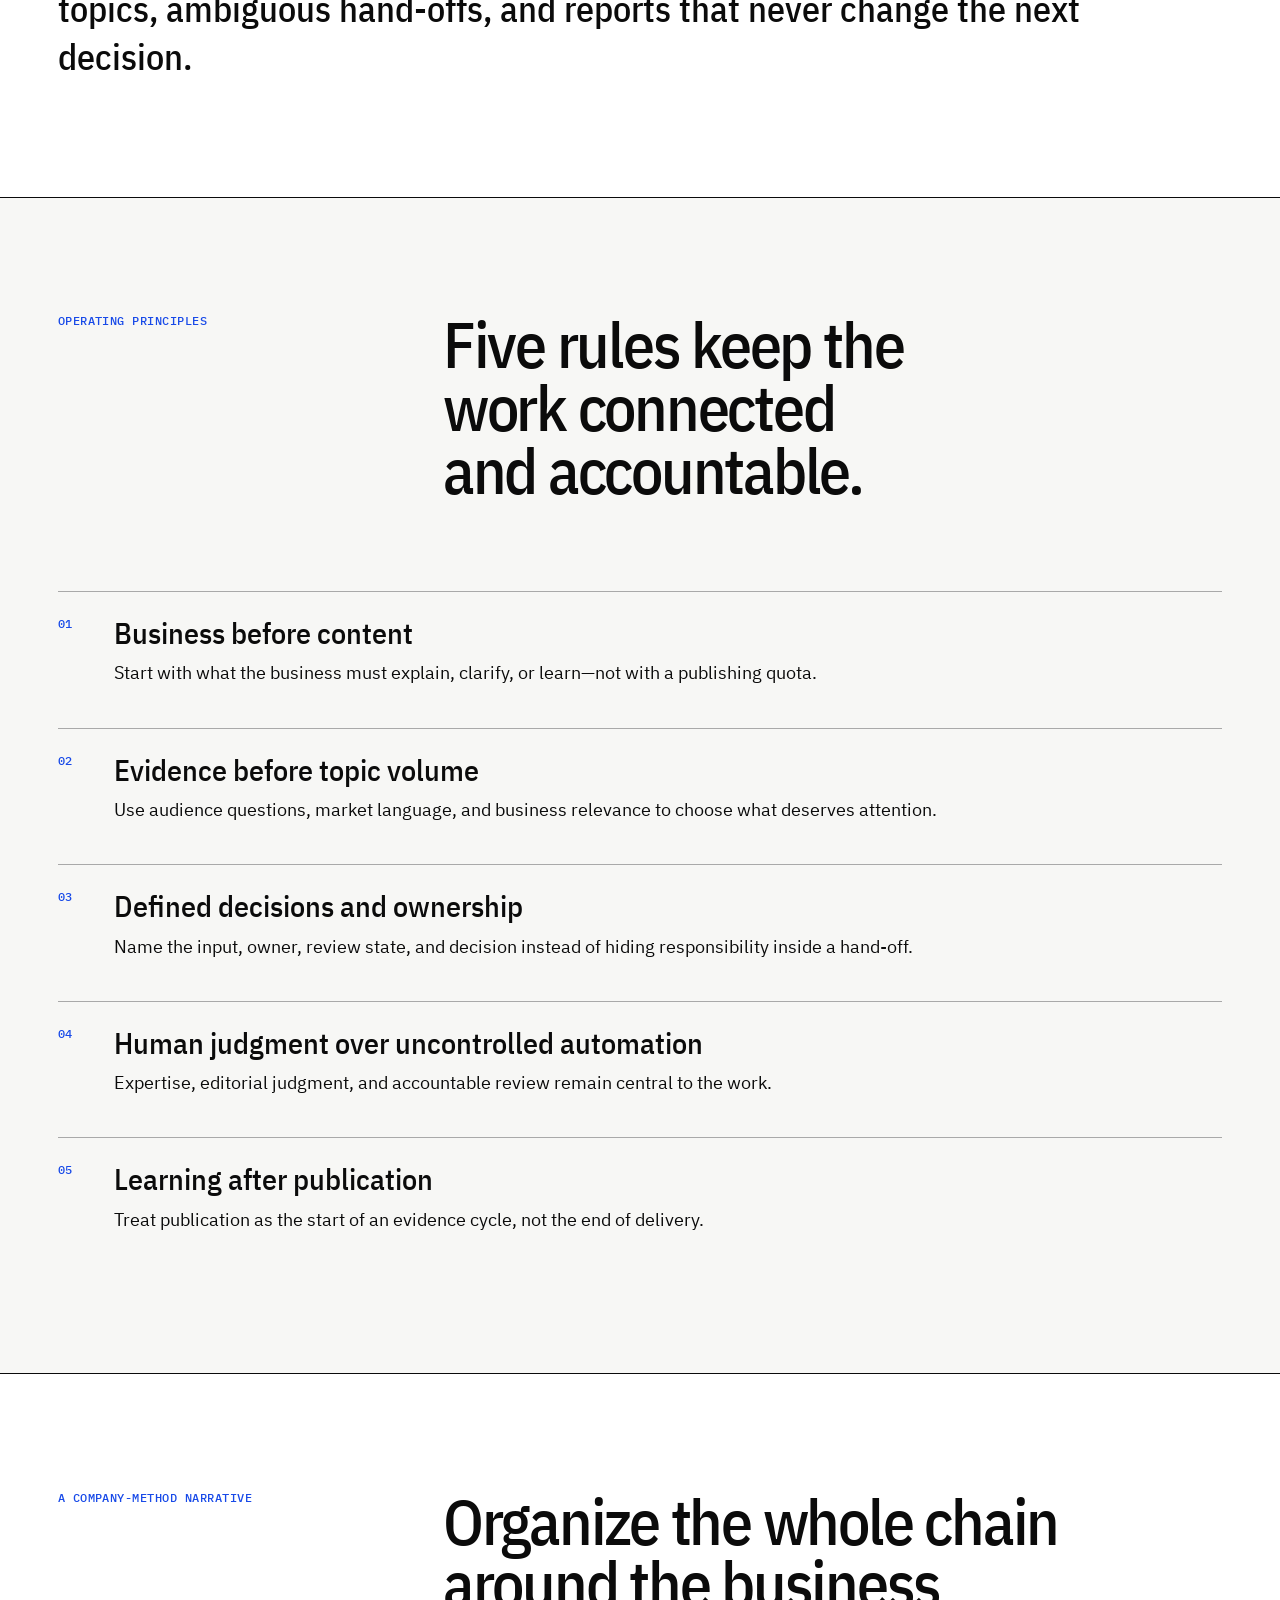
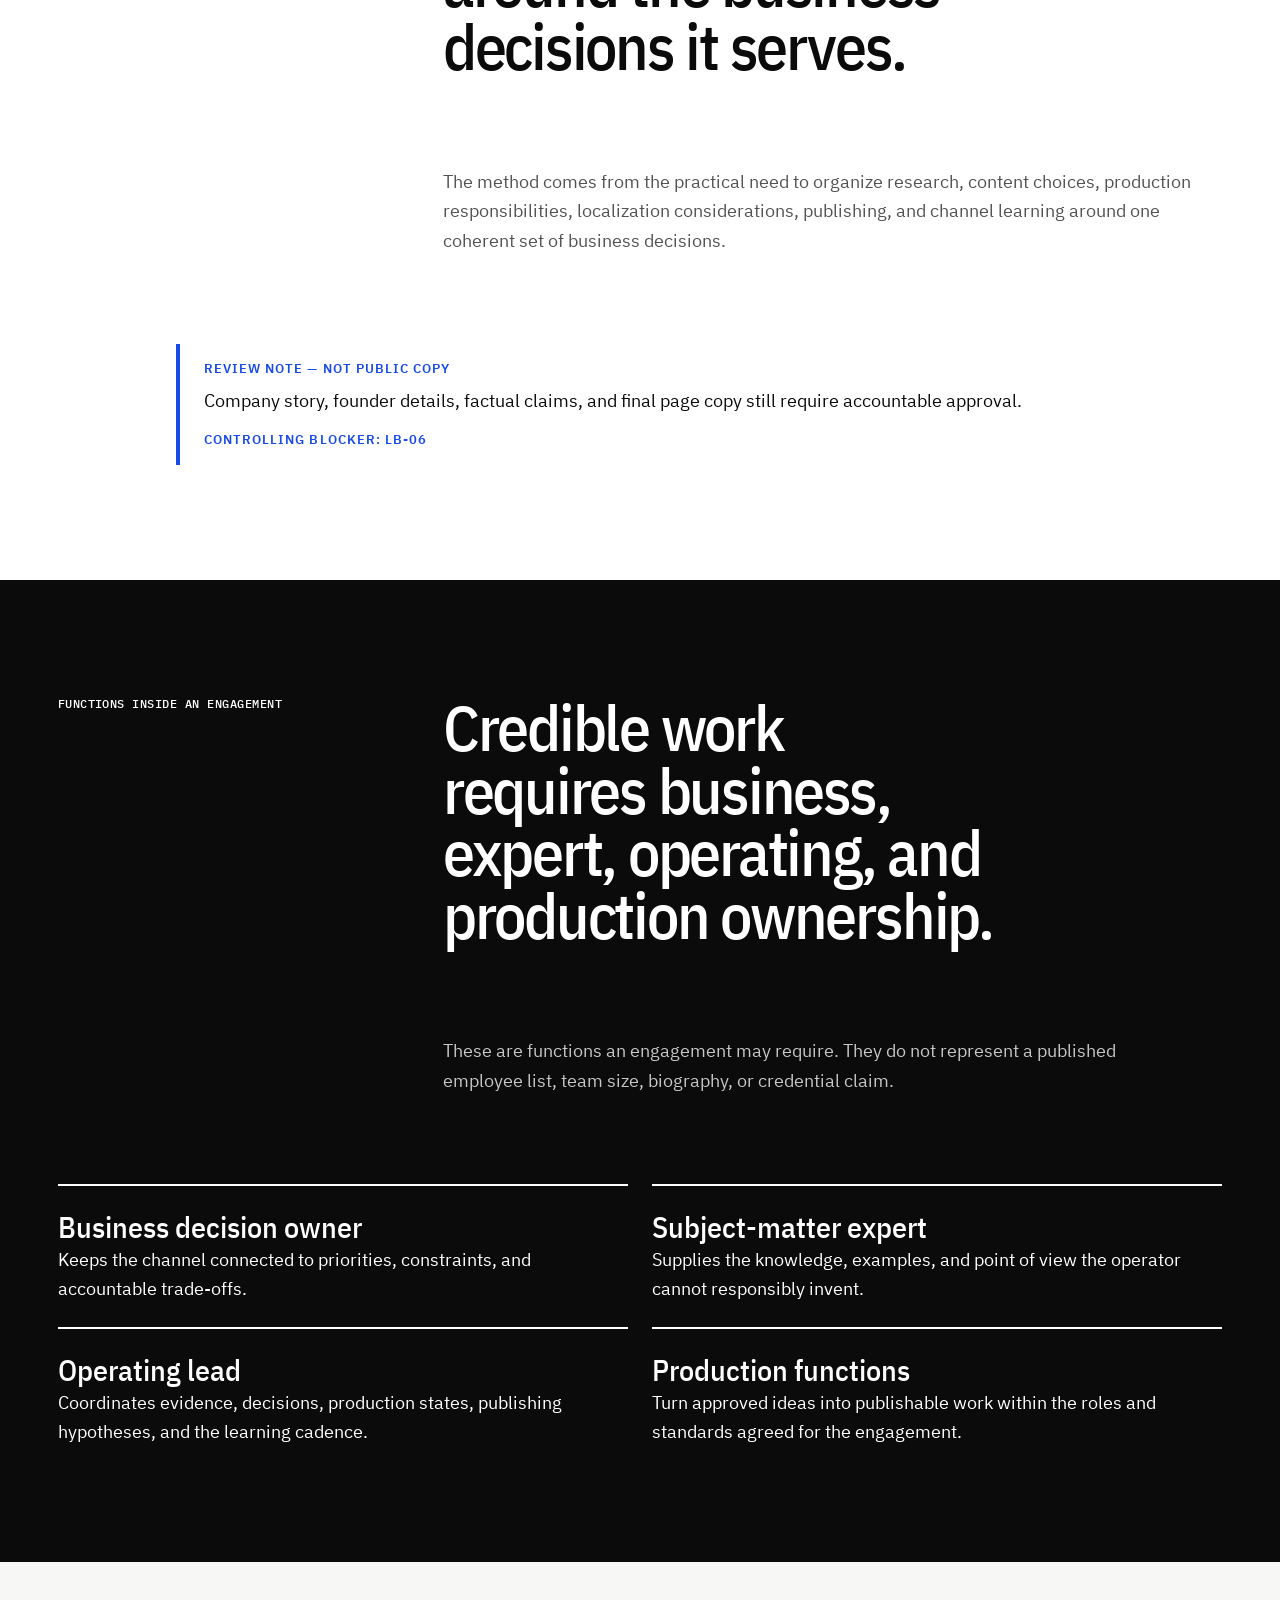
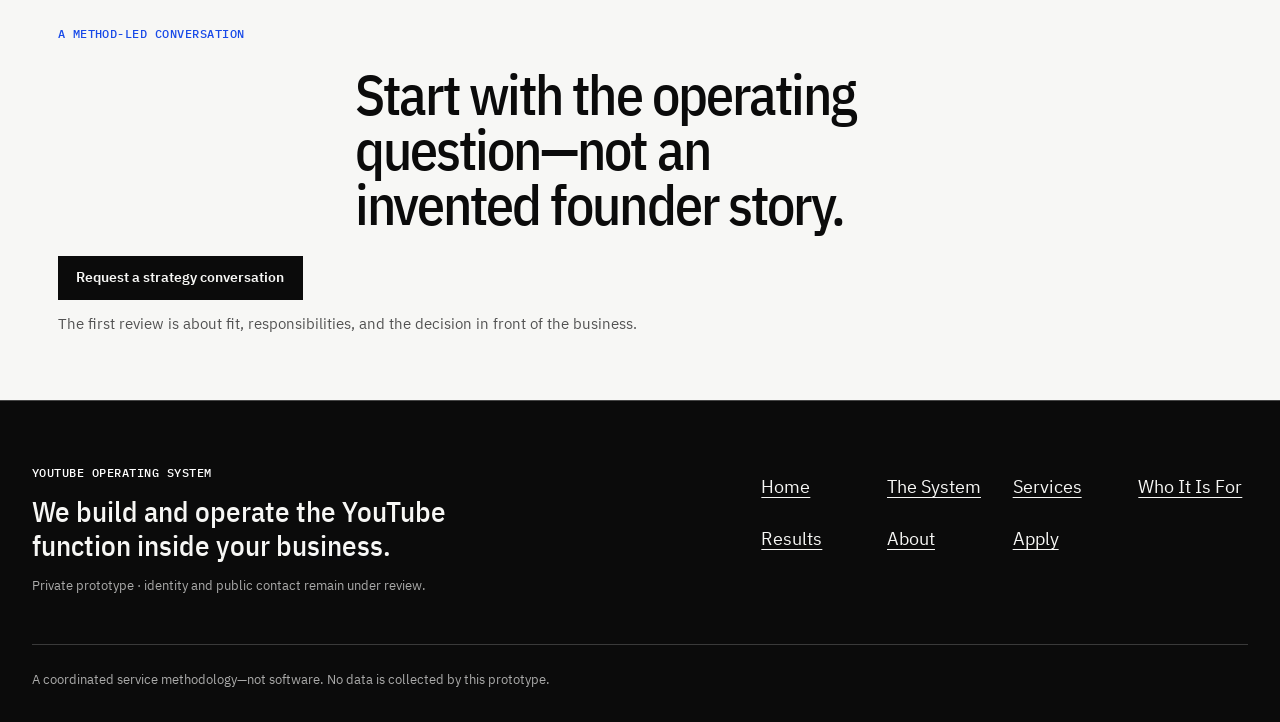
<file: about/index.html>
<!DOCTYPE html><html lang="en"><head><meta charset="UTF-8"><meta name="viewport" content="width=device-width, initial-scale=1"><meta name="description" content="The company-method narrative and operating principles behind a research-led, decision-connected approach to YouTube."><meta name="robots" content="noindex, nofollow, noarchive"><link rel="canonical" href="https://private-review.invalid/about/"><link rel="icon" href="data:,"><title>About the YouTube operating method | Private review</title><style>html.lenis,html.lenis body{height:auto}.lenis:not(.lenis-autoToggle).lenis-stopped{overflow:clip}.lenis [data-lenis-prevent],.lenis [data-lenis-prevent-wheel],.lenis [data-lenis-prevent-touch],.lenis [data-lenis-prevent-vertical],.lenis [data-lenis-prevent-horizontal]{overscroll-behavior:contain}.lenis.lenis-smooth iframe{pointer-events:none}.lenis.lenis-autoToggle{transition-behavior:allow-discrete;transition-property:overflow;transition-duration:1ms}
</style><link rel="stylesheet" href="/_astro/BaseLayout.CykCQccQ.css"></head><body data-page="page-about"><a class="skip-link" href="#main-content">Skip to main content</a><header class="site-header"><div class="site-header__inner"><a class="wordmark" href="/" aria-label="YouTube Operating System, home"><span class="wordmark__name">YouTube Operating System</span><small class="wordmark__state">Private review</small></a><nav class="desktop-nav" aria-label="Primary navigation"><ul><li><a href="/">Home</a></li><li><a href="/system/">The System</a></li><li><a href="/services/">Services</a></li><li><a href="/fit/">Who It Is For</a></li><li><a href="/results/">Results</a></li><li><a href="/about/" aria-current="page">About</a></li></ul><a class="button button--header" href="/apply/">Request a strategy conversation</a></nav><details class="nav-disclosure" data-menu-state="closed"><summary><span>Menu</span><span class="nav-disclosure__mark" aria-hidden="true">＋</span></summary><div class="nav-disclosure__reveal"><div class="nav-disclosure__reveal-inner"><nav aria-label="Mobile navigation"><ul><li><a href="/">Home</a></li><li><a href="/system/">The System</a></li><li><a href="/services/">Services</a></li><li><a href="/fit/">Who It Is For</a></li><li><a href="/results/">Results</a></li><li><a href="/about/" aria-current="page">About</a></li><li><a href="/apply/">Apply</a></li></ul></nav></div></div></details></div></header><main id="main-content" tabindex="-1"><section class="page-intro page-intro--standard" aria-labelledby="page-heading"><div class="page-intro__copy"><p class="eyebrow">The operating belief</p><h1 id="page-heading">A durable YouTube function is built through decisions, not recurring content chaos.</h1><p class="page-intro__summary">The method organizes business priorities, audience evidence, content choices, production responsibilities, and post-publication learning into one working cadence.</p><div class="page-intro__actions"><div class="primary-cta-group primary-cta-group--compact"><a class="button button--primary" href="/apply/">Request a strategy conversation</a></div></div></div></section><section class="section section--white" aria-labelledby="belief-heading"><header class="section-heading"><p class="eyebrow">Why the method exists</p><h2 id="belief-heading">Content chaos is usually a decision problem wearing a production deadline.</h2></header><p class="lede">Businesses need a durable YouTube function, not another cycle of urgent topics, ambiguous hand-offs, and reports that never change the next decision.</p></section><section class="section section--paper" aria-labelledby="principles-heading"><header class="section-heading"><p class="eyebrow">Operating principles</p><h2 id="principles-heading">Five rules keep the work connected and accountable.</h2></header><ol class="principles-list"><li><span class="item-index" aria-hidden="true">01</span><div><h3>Business before content</h3><p>Start with what the business must explain, clarify, or learn—not with a publishing quota.</p></div></li><li><span class="item-index" aria-hidden="true">02</span><div><h3>Evidence before topic volume</h3><p>Use audience questions, market language, and business relevance to choose what deserves attention.</p></div></li><li><span class="item-index" aria-hidden="true">03</span><div><h3>Defined decisions and ownership</h3><p>Name the input, owner, review state, and decision instead of hiding responsibility inside a hand-off.</p></div></li><li><span class="item-index" aria-hidden="true">04</span><div><h3>Human judgment over uncontrolled automation</h3><p>Expertise, editorial judgment, and accountable review remain central to the work.</p></div></li><li><span class="item-index" aria-hidden="true">05</span><div><h3>Learning after publication</h3><p>Treat publication as the start of an evidence cycle, not the end of delivery.</p></div></li></ol></section><section class="section section--white" aria-labelledby="origin-heading"><header class="section-heading"><p class="eyebrow">A company-method narrative</p><h2 id="origin-heading">Organize the whole chain around the business decisions it serves.</h2><p class="section-introduction">The method comes from the practical need to organize research, content choices, production responsibilities, localization considerations, publishing, and channel learning around one coherent set of business decisions.</p></header><aside class="notice notice--private" role="note"><p class="notice__label">Review note — not public copy</p><p>Company story, founder details, factual claims, and final page copy still require accountable approval.</p><p class="notice__reference">Controlling blocker: LB-06</p></aside></section><section class="section section--ink" aria-labelledby="roles-heading"><header class="section-heading"><p class="eyebrow">Functions inside an engagement</p><h2 id="roles-heading">Credible work requires business, expert, operating, and production ownership.</h2><p class="section-introduction">These are functions an engagement may require. They do not represent a published employee list, team size, biography, or credential claim.</p></header><div class="role-grid"><article><h3>Business decision owner</h3><p>Keeps the channel connected to priorities, constraints, and accountable trade-offs.</p></article><article><h3>Subject-matter expert</h3><p>Supplies the knowledge, examples, and point of view the operator cannot responsibly invent.</p></article><article><h3>Operating lead</h3><p>Coordinates evidence, decisions, production states, publishing hypotheses, and the learning cadence.</p></article><article><h3>Production functions</h3><p>Turn approved ideas into publishable work within the roles and standards agreed for the engagement.</p></article></div></section><section class="section final-cta" aria-labelledby="about-cta-heading"><p class="eyebrow">A method-led conversation</p><h2 id="about-cta-heading">Start with the operating question—not an invented founder story.</h2><div class="primary-cta-group"><a class="button button--primary" href="/apply/">Request a strategy conversation</a><p class="primary-cta-support">The first review is about fit, responsibilities, and the decision in front of the business.</p></div></section></main><footer class="site-footer"><div class="site-footer__inner"><div class="site-footer__statement"><p class="eyebrow">YouTube Operating System</p><p>We build and operate the YouTube function inside your business.</p><small>Private prototype · identity and public contact remain under review.</small></div><nav aria-label="Footer navigation"><ul><li><a href="/">Home</a></li><li><a href="/system/">The System</a></li><li><a href="/services/">Services</a></li><li><a href="/fit/">Who It Is For</a></li><li><a href="/results/">Results</a></li><li><a href="/about/">About</a></li><li><a href="/apply/">Apply</a></li></ul></nav><p class="site-footer__boundary">A coordinated service methodology—not software. No data is collected by this prototype.</p></div></footer><script type="module" src="/_astro/BaseLayout.astro_astro_type_script_index_0_lang.Atzc3QFJ.js"></script></body></html>
</file>
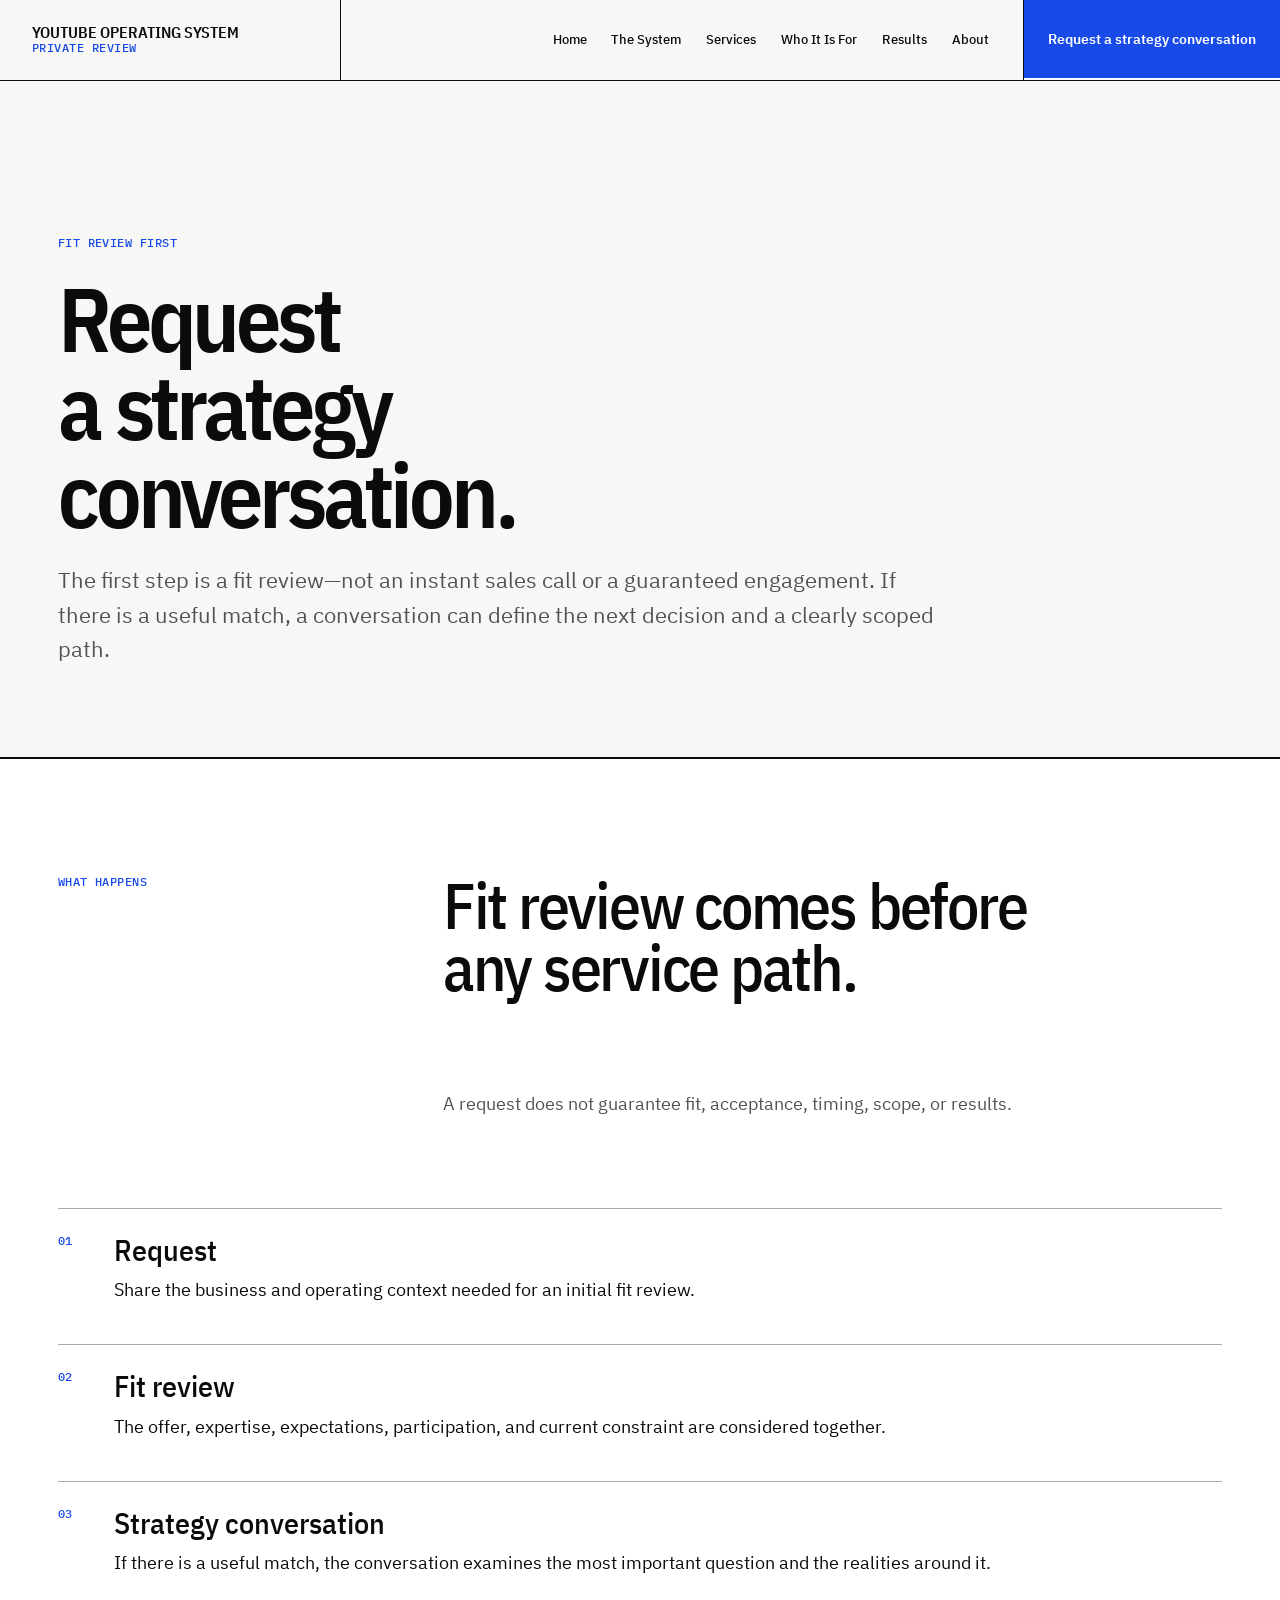
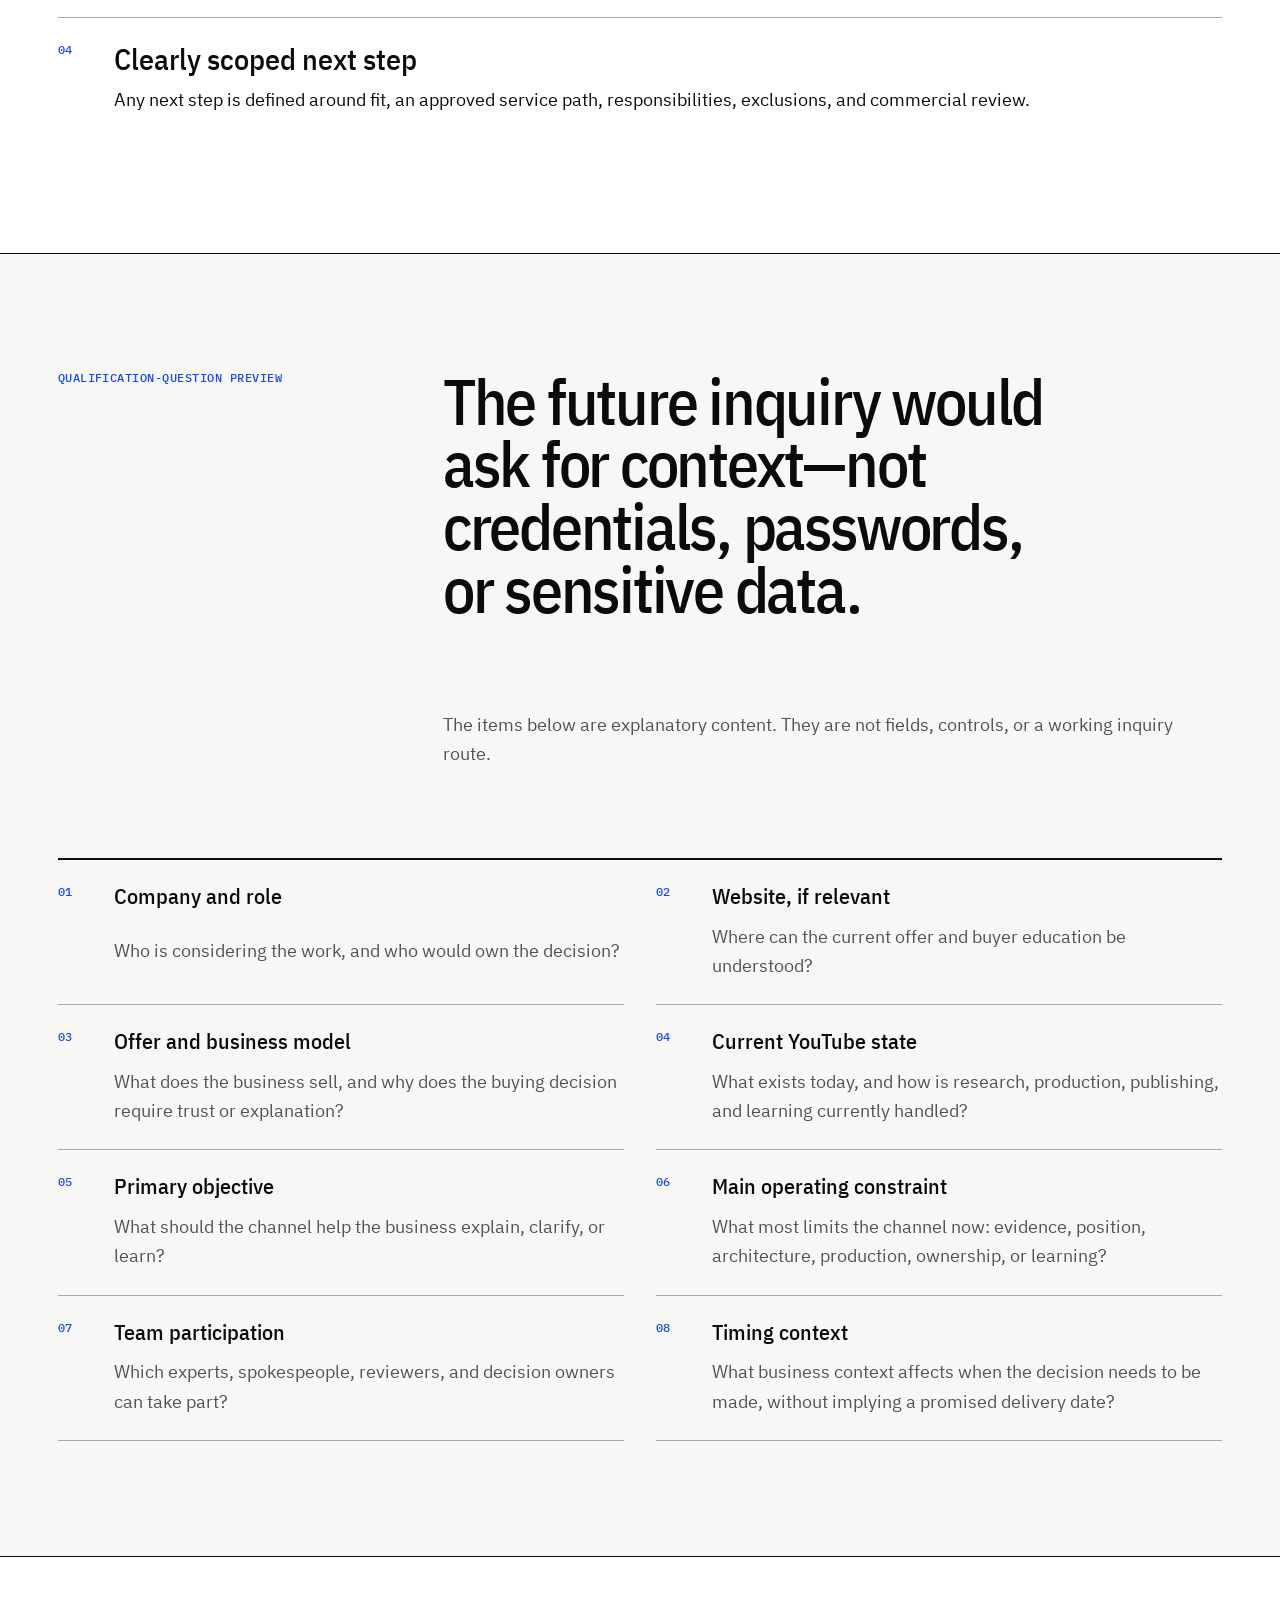
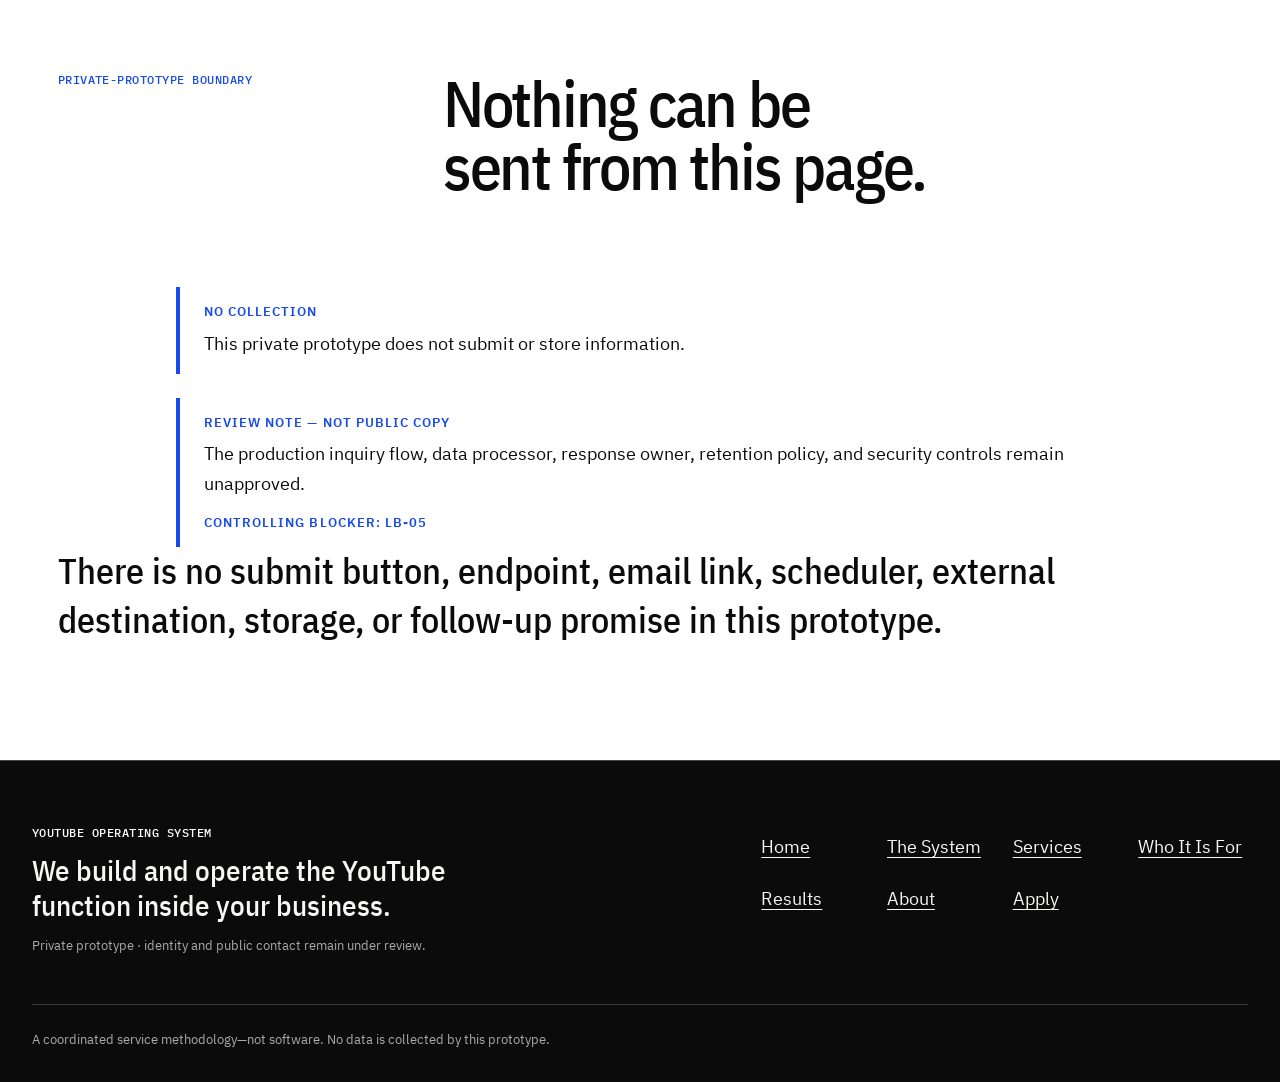
<file: apply/index.html>
<!DOCTYPE html><html lang="en"><head><meta charset="UTF-8"><meta name="viewport" content="width=device-width, initial-scale=1"><meta name="description" content="Preview the fit-review process and the business, YouTube, constraint, participation, and timing context a future inquiry would cover."><meta name="robots" content="noindex, nofollow, noarchive"><link rel="canonical" href="https://private-review.invalid/apply/"><link rel="icon" href="data:,"><title>Request a strategy conversation | Private review</title><style>html.lenis,html.lenis body{height:auto}.lenis:not(.lenis-autoToggle).lenis-stopped{overflow:clip}.lenis [data-lenis-prevent],.lenis [data-lenis-prevent-wheel],.lenis [data-lenis-prevent-touch],.lenis [data-lenis-prevent-vertical],.lenis [data-lenis-prevent-horizontal]{overscroll-behavior:contain}.lenis.lenis-smooth iframe{pointer-events:none}.lenis.lenis-autoToggle{transition-behavior:allow-discrete;transition-property:overflow;transition-duration:1ms}
</style><link rel="stylesheet" href="/_astro/BaseLayout.CykCQccQ.css"></head><body data-page="page-apply"><a class="skip-link" href="#main-content">Skip to main content</a><header class="site-header"><div class="site-header__inner"><a class="wordmark" href="/" aria-label="YouTube Operating System, home"><span class="wordmark__name">YouTube Operating System</span><small class="wordmark__state">Private review</small></a><nav class="desktop-nav" aria-label="Primary navigation"><ul><li><a href="/">Home</a></li><li><a href="/system/">The System</a></li><li><a href="/services/">Services</a></li><li><a href="/fit/">Who It Is For</a></li><li><a href="/results/">Results</a></li><li><a href="/about/">About</a></li></ul><a class="button button--header" href="/apply/" aria-current="page">Request a strategy conversation</a></nav><details class="nav-disclosure" data-menu-state="closed"><summary><span>Menu</span><span class="nav-disclosure__mark" aria-hidden="true">＋</span></summary><div class="nav-disclosure__reveal"><div class="nav-disclosure__reveal-inner"><nav aria-label="Mobile navigation"><ul><li><a href="/">Home</a></li><li><a href="/system/">The System</a></li><li><a href="/services/">Services</a></li><li><a href="/fit/">Who It Is For</a></li><li><a href="/results/">Results</a></li><li><a href="/about/">About</a></li><li><a href="/apply/" aria-current="page">Apply</a></li></ul></nav></div></div></details></div></header><main id="main-content" tabindex="-1"><section class="page-intro page-intro--standard" aria-labelledby="page-heading"><div class="page-intro__copy"><p class="eyebrow">Fit review first</p><h1 id="page-heading">Request a strategy conversation.</h1><p class="page-intro__summary">The first step is a fit review—not an instant sales call or a guaranteed engagement. If there is a useful match, a conversation can define the next decision and a clearly scoped path.</p></div></section><section class="section section--white" aria-labelledby="process-heading"><header class="section-heading"><p class="eyebrow">What happens</p><h2 id="process-heading">Fit review comes before any service path.</h2><p class="section-introduction">A request does not guarantee fit, acceptance, timing, scope, or results.</p></header><ol class="apply-process"><li><span class="item-index" aria-hidden="true">01</span><div><h3>Request</h3><p>Share the business and operating context needed for an initial fit review.</p></div></li><li><span class="item-index" aria-hidden="true">02</span><div><h3>Fit review</h3><p>The offer, expertise, expectations, participation, and current constraint are considered together.</p></div></li><li><span class="item-index" aria-hidden="true">03</span><div><h3>Strategy conversation</h3><p>If there is a useful match, the conversation examines the most important question and the realities around it.</p></div></li><li><span class="item-index" aria-hidden="true">04</span><div><h3>Clearly scoped next step</h3><p>Any next step is defined around fit, an approved service path, responsibilities, exclusions, and commercial review.</p></div></li></ol></section><section class="section section--paper" aria-labelledby="preview-heading"><header class="section-heading"><p class="eyebrow">Qualification-question preview</p><h2 id="preview-heading">The future inquiry would ask for context—not credentials, passwords, or sensitive data.</h2><p class="section-introduction">The items below are explanatory content. They are not fields, controls, or a working inquiry route.</p></header><dl class="question-preview"><div><span class="item-index" aria-hidden="true">01</span><dt>Company and role</dt><dd>Who is considering the work, and who would own the decision?</dd></div><div><span class="item-index" aria-hidden="true">02</span><dt>Website, if relevant</dt><dd>Where can the current offer and buyer education be understood?</dd></div><div><span class="item-index" aria-hidden="true">03</span><dt>Offer and business model</dt><dd>What does the business sell, and why does the buying decision require trust or explanation?</dd></div><div><span class="item-index" aria-hidden="true">04</span><dt>Current YouTube state</dt><dd>What exists today, and how is research, production, publishing, and learning currently handled?</dd></div><div><span class="item-index" aria-hidden="true">05</span><dt>Primary objective</dt><dd>What should the channel help the business explain, clarify, or learn?</dd></div><div><span class="item-index" aria-hidden="true">06</span><dt>Main operating constraint</dt><dd>What most limits the channel now: evidence, position, architecture, production, ownership, or learning?</dd></div><div><span class="item-index" aria-hidden="true">07</span><dt>Team participation</dt><dd>Which experts, spokespeople, reviewers, and decision owners can take part?</dd></div><div><span class="item-index" aria-hidden="true">08</span><dt>Timing context</dt><dd>What business context affects when the decision needs to be made, without implying a promised delivery date?</dd></div></dl></section><section class="section section--review" aria-labelledby="collection-heading"><header class="section-heading"><p class="eyebrow">Private-prototype boundary</p><h2 id="collection-heading">Nothing can be sent from this page.</h2></header><aside class="notice notice--private" role="note"><p class="notice__label">No collection</p><p>This private prototype does not submit or store information.</p></aside><aside class="notice notice--private" role="note"><p class="notice__label">Review note — not public copy</p><p>The production inquiry flow, data processor, response owner, retention policy, and security controls remain unapproved.</p><p class="notice__reference">Controlling blocker: LB-05</p></aside><p class="lede">There is no submit button, endpoint, email link, scheduler, external destination, storage, or follow-up promise in this prototype.</p></section></main><footer class="site-footer"><div class="site-footer__inner"><div class="site-footer__statement"><p class="eyebrow">YouTube Operating System</p><p>We build and operate the YouTube function inside your business.</p><small>Private prototype · identity and public contact remain under review.</small></div><nav aria-label="Footer navigation"><ul><li><a href="/">Home</a></li><li><a href="/system/">The System</a></li><li><a href="/services/">Services</a></li><li><a href="/fit/">Who It Is For</a></li><li><a href="/results/">Results</a></li><li><a href="/about/">About</a></li><li><a href="/apply/">Apply</a></li></ul></nav><p class="site-footer__boundary">A coordinated service methodology—not software. No data is collected by this prototype.</p></div></footer><script type="module" src="/_astro/BaseLayout.astro_astro_type_script_index_0_lang.Atzc3QFJ.js"></script></body></html>
</file>
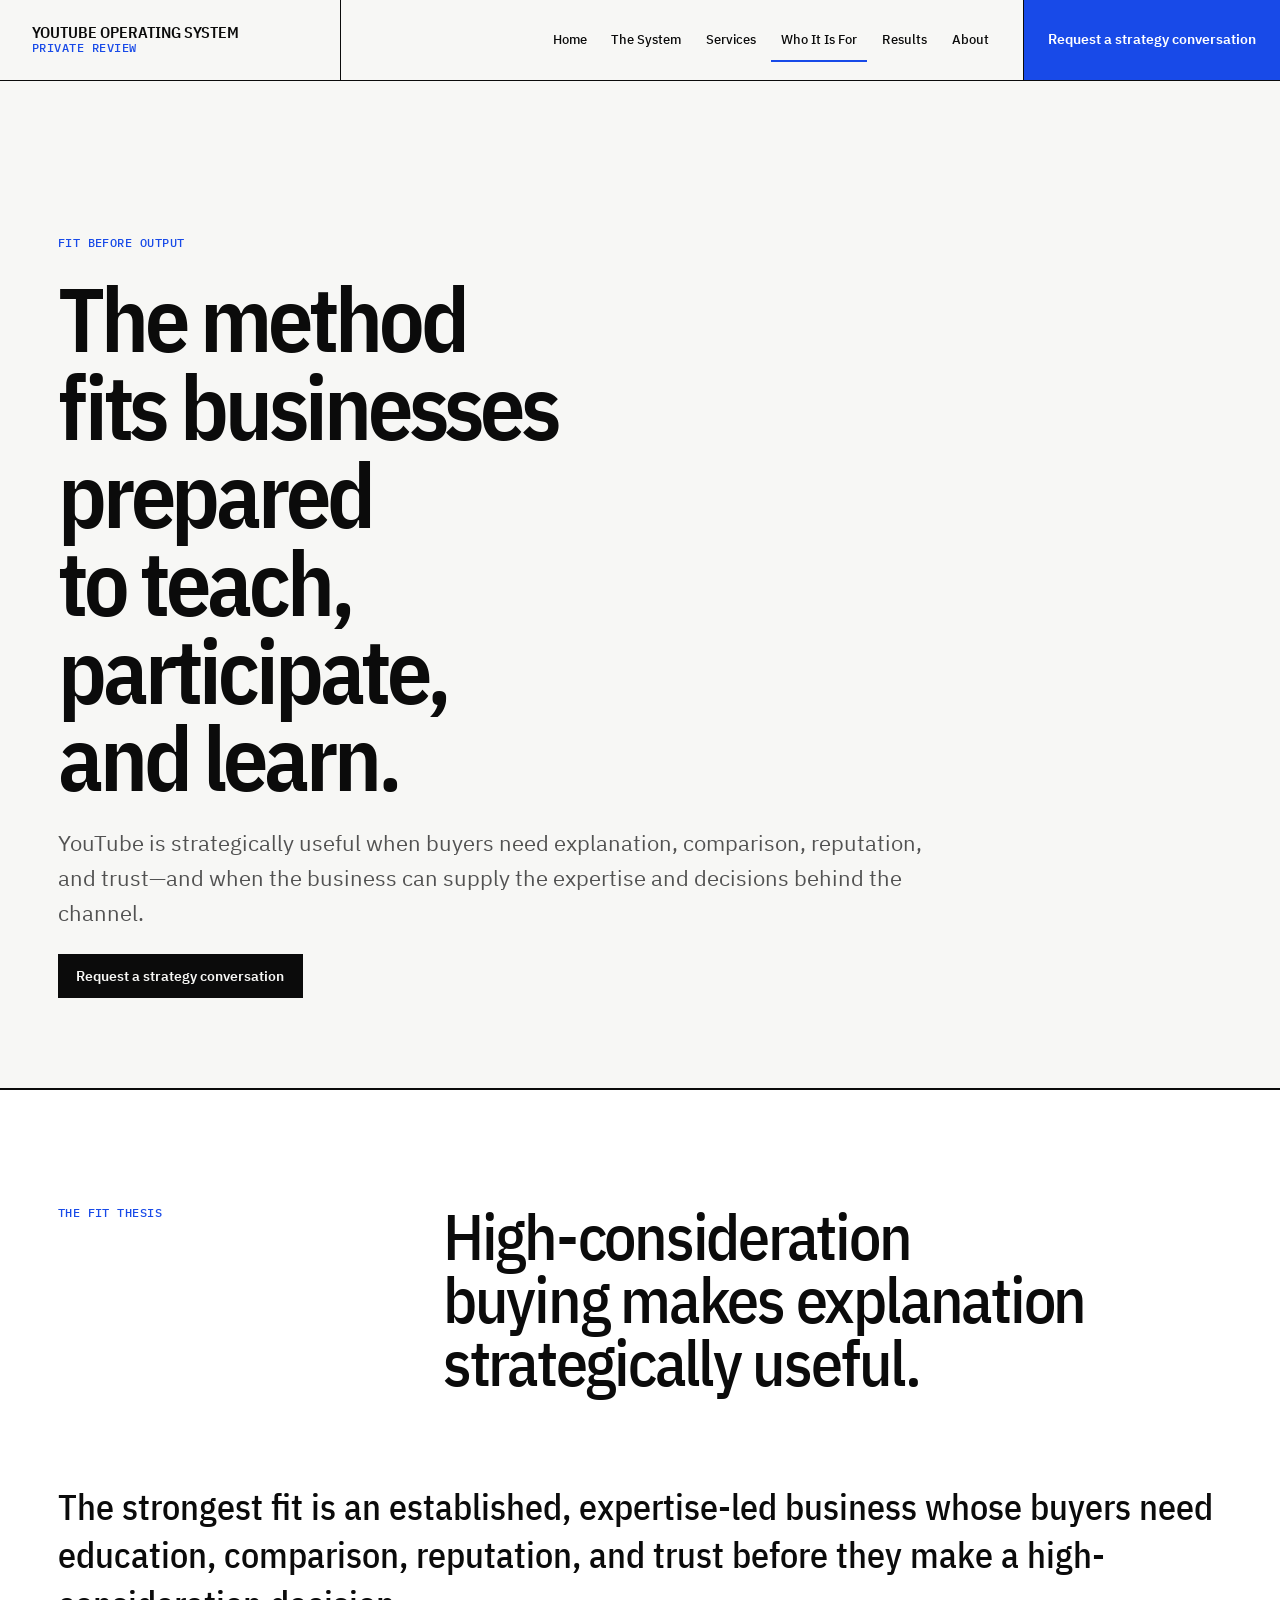
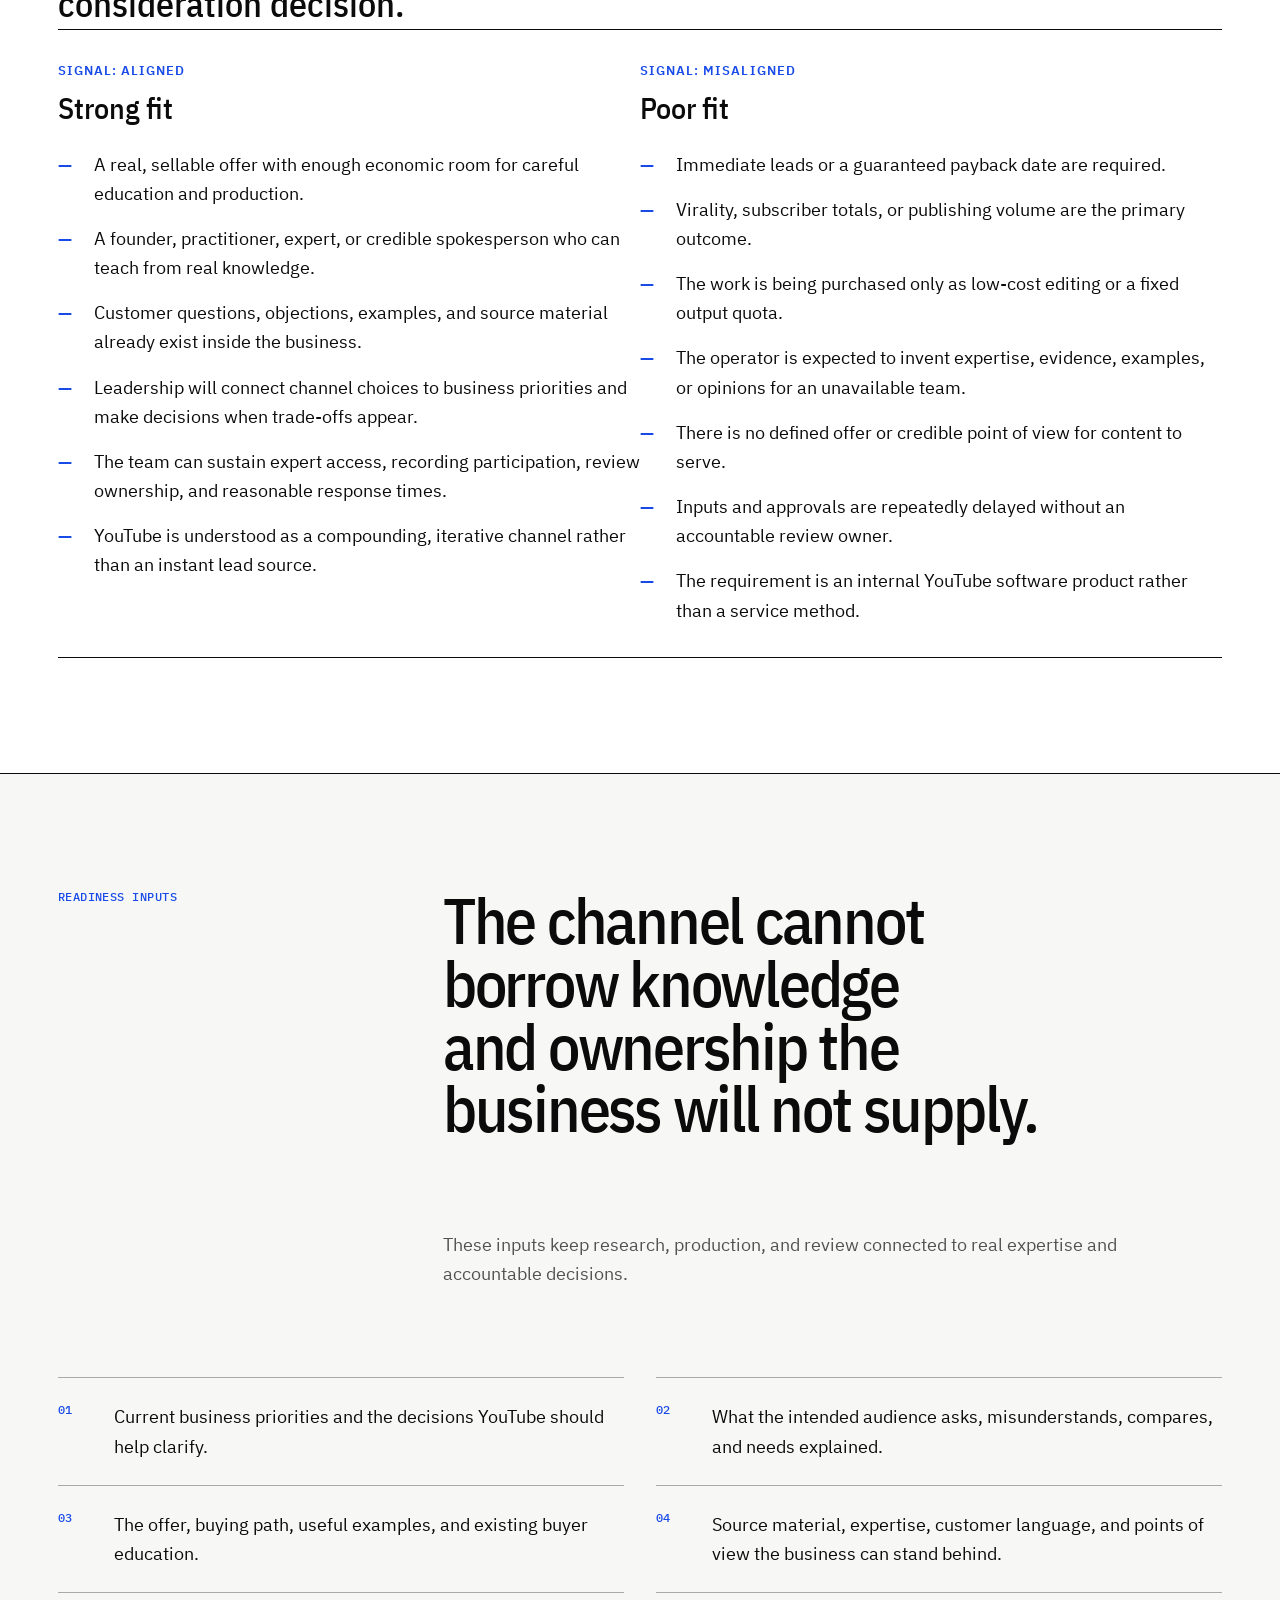
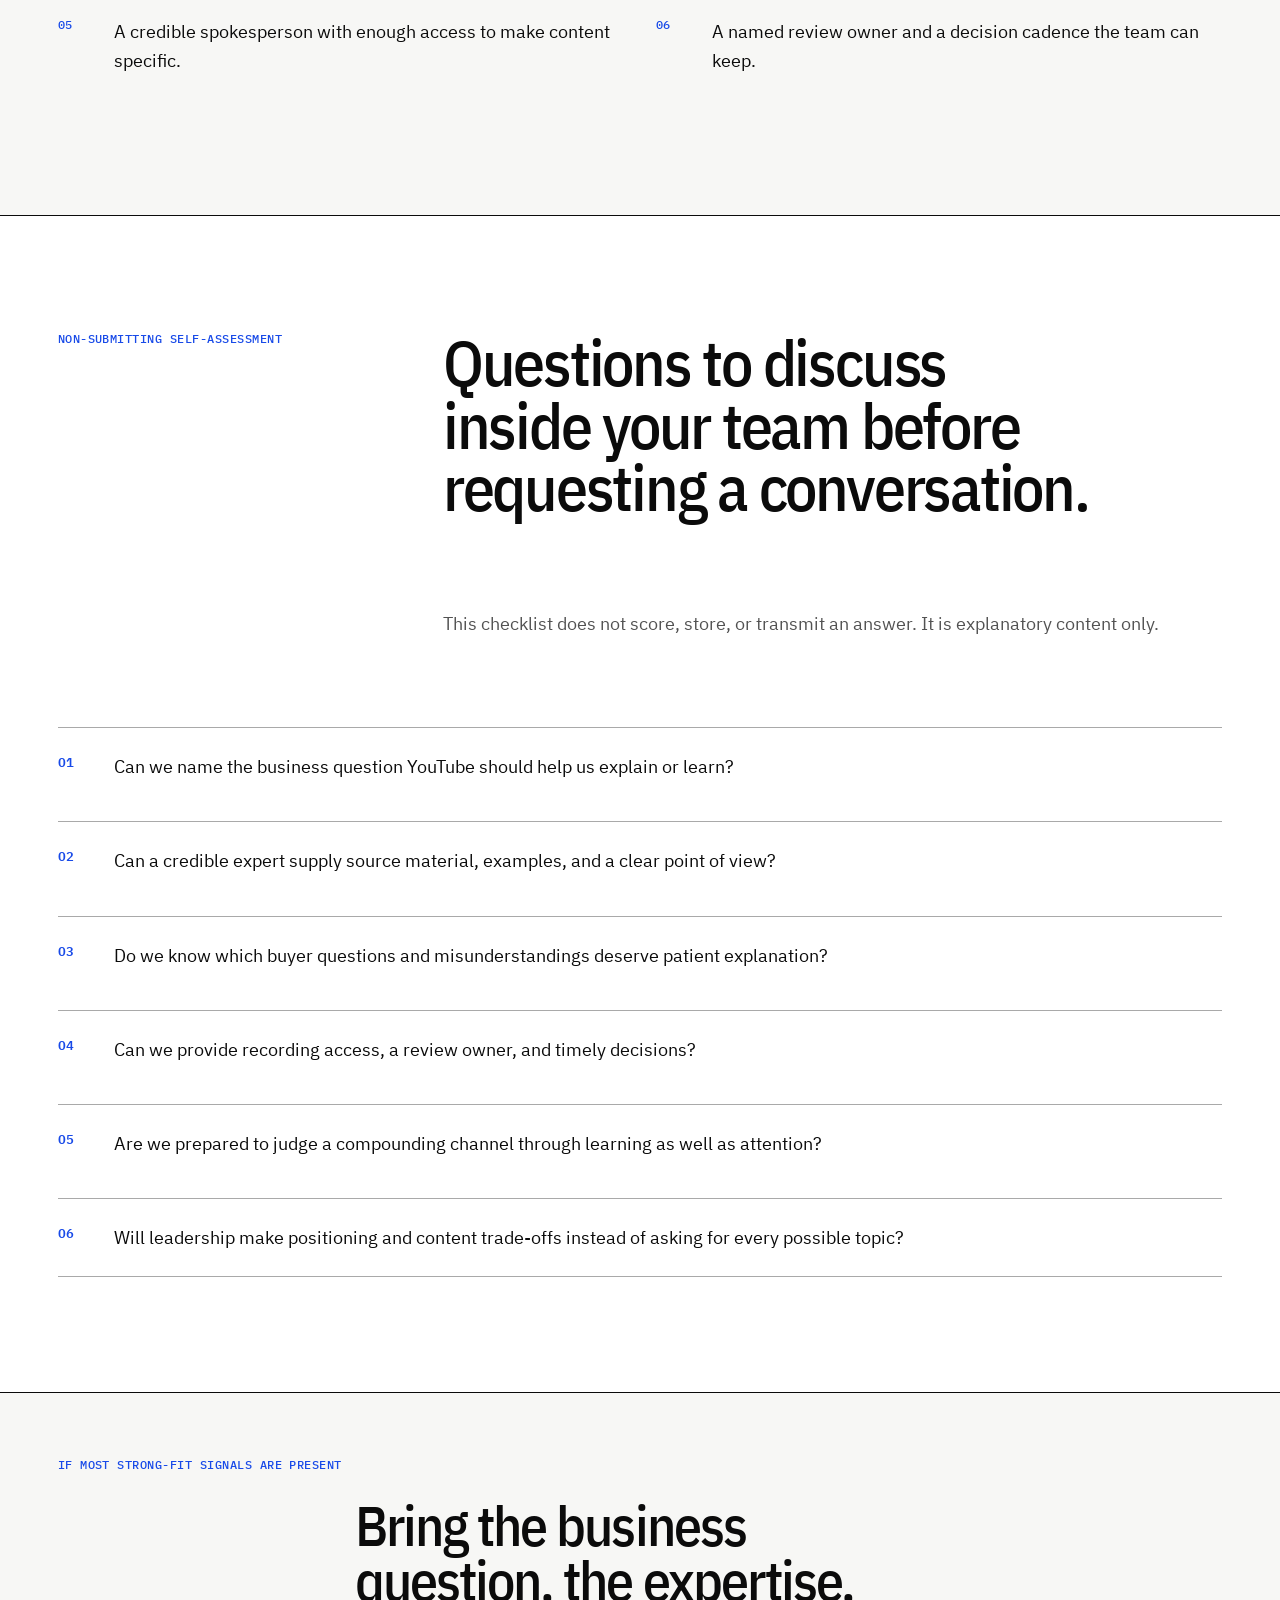
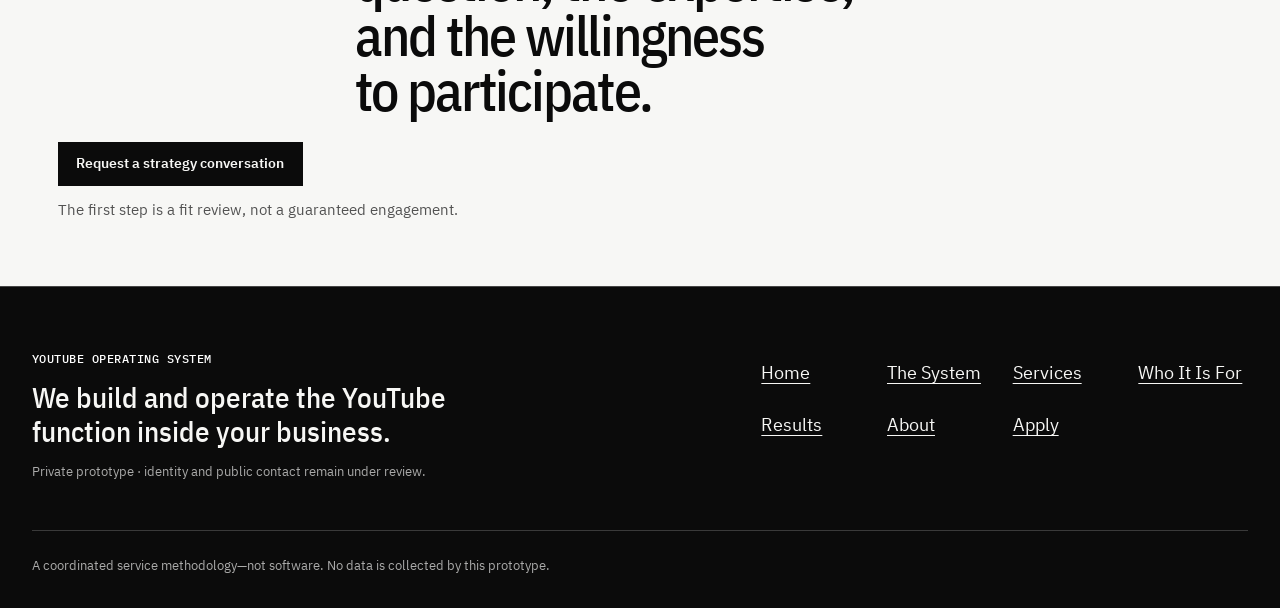
<file: fit/index.html>
<!DOCTYPE html><html lang="en"><head><meta charset="UTF-8"><meta name="viewport" content="width=device-width, initial-scale=1"><meta name="description" content="Assess whether your offer, expertise, team participation, buyer questions, and expectations fit a compounding YouTube channel."><meta name="robots" content="noindex, nofollow, noarchive"><link rel="canonical" href="https://private-review.invalid/fit/"><link rel="icon" href="data:,"><title>Who the YouTube operating method fits | Private review</title><style>html.lenis,html.lenis body{height:auto}.lenis:not(.lenis-autoToggle).lenis-stopped{overflow:clip}.lenis [data-lenis-prevent],.lenis [data-lenis-prevent-wheel],.lenis [data-lenis-prevent-touch],.lenis [data-lenis-prevent-vertical],.lenis [data-lenis-prevent-horizontal]{overscroll-behavior:contain}.lenis.lenis-smooth iframe{pointer-events:none}.lenis.lenis-autoToggle{transition-behavior:allow-discrete;transition-property:overflow;transition-duration:1ms}
</style><link rel="stylesheet" href="/_astro/BaseLayout.CykCQccQ.css"></head><body data-page="page-fit"><a class="skip-link" href="#main-content">Skip to main content</a><header class="site-header"><div class="site-header__inner"><a class="wordmark" href="/" aria-label="YouTube Operating System, home"><span class="wordmark__name">YouTube Operating System</span><small class="wordmark__state">Private review</small></a><nav class="desktop-nav" aria-label="Primary navigation"><ul><li><a href="/">Home</a></li><li><a href="/system/">The System</a></li><li><a href="/services/">Services</a></li><li><a href="/fit/" aria-current="page">Who It Is For</a></li><li><a href="/results/">Results</a></li><li><a href="/about/">About</a></li></ul><a class="button button--header" href="/apply/">Request a strategy conversation</a></nav><details class="nav-disclosure" data-menu-state="closed"><summary><span>Menu</span><span class="nav-disclosure__mark" aria-hidden="true">＋</span></summary><div class="nav-disclosure__reveal"><div class="nav-disclosure__reveal-inner"><nav aria-label="Mobile navigation"><ul><li><a href="/">Home</a></li><li><a href="/system/">The System</a></li><li><a href="/services/">Services</a></li><li><a href="/fit/" aria-current="page">Who It Is For</a></li><li><a href="/results/">Results</a></li><li><a href="/about/">About</a></li><li><a href="/apply/">Apply</a></li></ul></nav></div></div></details></div></header><main id="main-content" tabindex="-1"><section class="page-intro page-intro--standard" aria-labelledby="page-heading"><div class="page-intro__copy"><p class="eyebrow">Fit before output</p><h1 id="page-heading">The method fits businesses prepared to teach, participate, and learn.</h1><p class="page-intro__summary">YouTube is strategically useful when buyers need explanation, comparison, reputation, and trust—and when the business can supply the expertise and decisions behind the channel.</p><div class="page-intro__actions"><div class="primary-cta-group primary-cta-group--compact"><a class="button button--primary" href="/apply/">Request a strategy conversation</a></div></div></div></section><section class="section section--white" aria-labelledby="fit-thesis-heading"><header class="section-heading"><p class="eyebrow">The fit thesis</p><h2 id="fit-thesis-heading">High-consideration buying makes explanation strategically useful.</h2></header><p class="lede">The strongest fit is an established, expertise-led business whose buyers need education, comparison, reputation, and trust before they make a high-consideration decision.</p><div class="fit-matrix"><section class="fit-column fit-column--strong" aria-labelledby="strong-fit-heading"><p class="fit-column__signal">Signal: aligned</p><h3 id="strong-fit-heading">Strong fit</h3><ul class="signal-list signal-list--positive"><li><span aria-hidden="true">—</span><span>A real, sellable offer with enough economic room for careful education and production.</span></li><li><span aria-hidden="true">—</span><span>A founder, practitioner, expert, or credible spokesperson who can teach from real knowledge.</span></li><li><span aria-hidden="true">—</span><span>Customer questions, objections, examples, and source material already exist inside the business.</span></li><li><span aria-hidden="true">—</span><span>Leadership will connect channel choices to business priorities and make decisions when trade-offs appear.</span></li><li><span aria-hidden="true">—</span><span>The team can sustain expert access, recording participation, review ownership, and reasonable response times.</span></li><li><span aria-hidden="true">—</span><span>YouTube is understood as a compounding, iterative channel rather than an instant lead source.</span></li></ul></section><section class="fit-column fit-column--poor" aria-labelledby="poor-fit-heading"><p class="fit-column__signal">Signal: misaligned</p><h3 id="poor-fit-heading">Poor fit</h3><ul class="signal-list signal-list--negative"><li><span aria-hidden="true">—</span><span>Immediate leads or a guaranteed payback date are required.</span></li><li><span aria-hidden="true">—</span><span>Virality, subscriber totals, or publishing volume are the primary outcome.</span></li><li><span aria-hidden="true">—</span><span>The work is being purchased only as low-cost editing or a fixed output quota.</span></li><li><span aria-hidden="true">—</span><span>The operator is expected to invent expertise, evidence, examples, or opinions for an unavailable team.</span></li><li><span aria-hidden="true">—</span><span>There is no defined offer or credible point of view for content to serve.</span></li><li><span aria-hidden="true">—</span><span>Inputs and approvals are repeatedly delayed without an accountable review owner.</span></li><li><span aria-hidden="true">—</span><span>The requirement is an internal YouTube software product rather than a service method.</span></li></ul></section></div></section><section class="section section--paper" aria-labelledby="readiness-heading"><header class="section-heading"><p class="eyebrow">Readiness inputs</p><h2 id="readiness-heading">The channel cannot borrow knowledge and ownership the business will not supply.</h2><p class="section-introduction">These inputs keep research, production, and review connected to real expertise and accountable decisions.</p></header><ol class="readiness-grid"><li><span class="item-index" aria-hidden="true">01</span><p>Current business priorities and the decisions YouTube should help clarify.</p></li><li><span class="item-index" aria-hidden="true">02</span><p>What the intended audience asks, misunderstands, compares, and needs explained.</p></li><li><span class="item-index" aria-hidden="true">03</span><p>The offer, buying path, useful examples, and existing buyer education.</p></li><li><span class="item-index" aria-hidden="true">04</span><p>Source material, expertise, customer language, and points of view the business can stand behind.</p></li><li><span class="item-index" aria-hidden="true">05</span><p>A credible spokesperson with enough access to make content specific.</p></li><li><span class="item-index" aria-hidden="true">06</span><p>A named review owner and a decision cadence the team can keep.</p></li></ol></section><section class="section section--white" aria-labelledby="assessment-heading"><header class="section-heading"><p class="eyebrow">Non-submitting self-assessment</p><h2 id="assessment-heading">Questions to discuss inside your team before requesting a conversation.</h2><p class="section-introduction">This checklist does not score, store, or transmit an answer. It is explanatory content only.</p></header><ol class="assessment-list"><li><span aria-hidden="true">01</span><p>Can we name the business question YouTube should help us explain or learn?</p></li><li><span aria-hidden="true">02</span><p>Can a credible expert supply source material, examples, and a clear point of view?</p></li><li><span aria-hidden="true">03</span><p>Do we know which buyer questions and misunderstandings deserve patient explanation?</p></li><li><span aria-hidden="true">04</span><p>Can we provide recording access, a review owner, and timely decisions?</p></li><li><span aria-hidden="true">05</span><p>Are we prepared to judge a compounding channel through learning as well as attention?</p></li><li><span aria-hidden="true">06</span><p>Will leadership make positioning and content trade-offs instead of asking for every possible topic?</p></li></ol></section><section class="section final-cta" aria-labelledby="fit-cta-heading"><p class="eyebrow">If most strong-fit signals are present</p><h2 id="fit-cta-heading">Bring the business question, the expertise, and the willingness to participate.</h2><div class="primary-cta-group"><a class="button button--primary" href="/apply/">Request a strategy conversation</a><p class="primary-cta-support">The first step is a fit review, not a guaranteed engagement.</p></div></section></main><footer class="site-footer"><div class="site-footer__inner"><div class="site-footer__statement"><p class="eyebrow">YouTube Operating System</p><p>We build and operate the YouTube function inside your business.</p><small>Private prototype · identity and public contact remain under review.</small></div><nav aria-label="Footer navigation"><ul><li><a href="/">Home</a></li><li><a href="/system/">The System</a></li><li><a href="/services/">Services</a></li><li><a href="/fit/">Who It Is For</a></li><li><a href="/results/">Results</a></li><li><a href="/about/">About</a></li><li><a href="/apply/">Apply</a></li></ul></nav><p class="site-footer__boundary">A coordinated service methodology—not software. No data is collected by this prototype.</p></div></footer><script type="module" src="/_astro/BaseLayout.astro_astro_type_script_index_0_lang.Atzc3QFJ.js"></script></body></html>
</file>
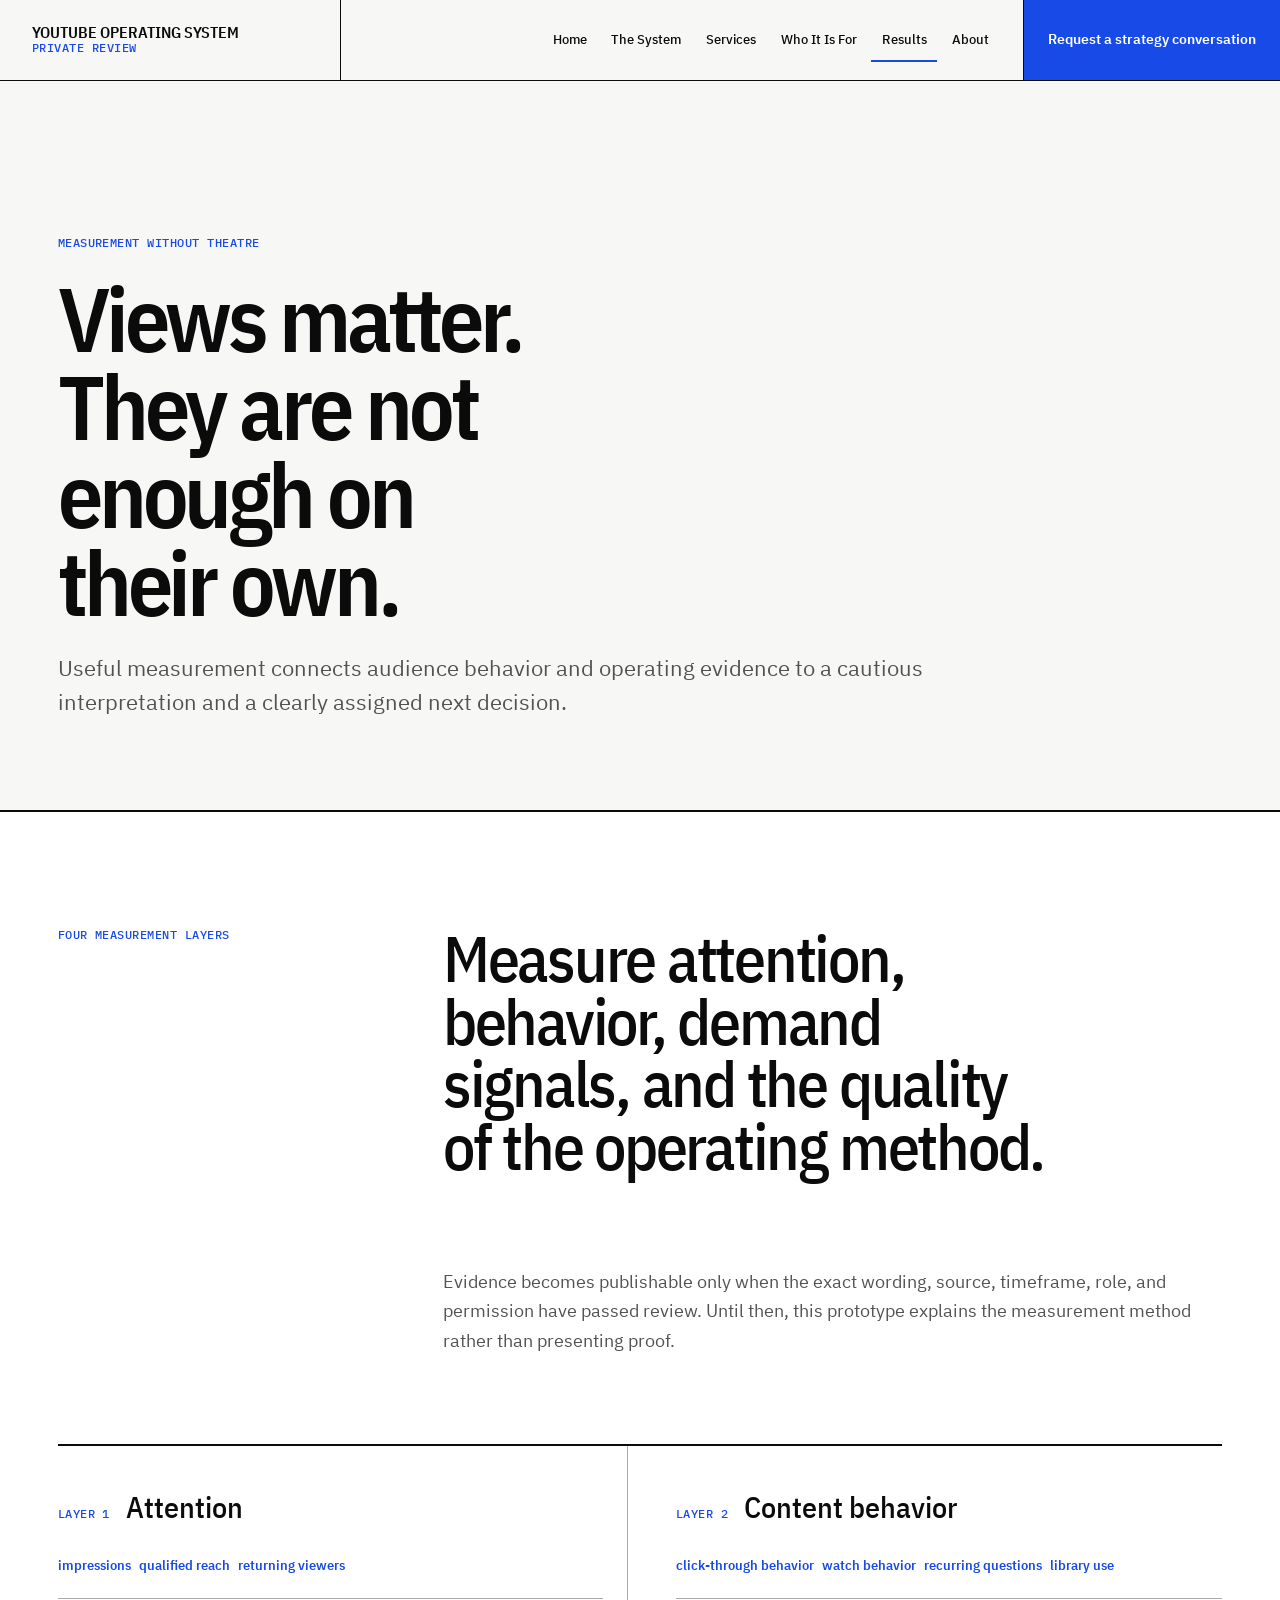
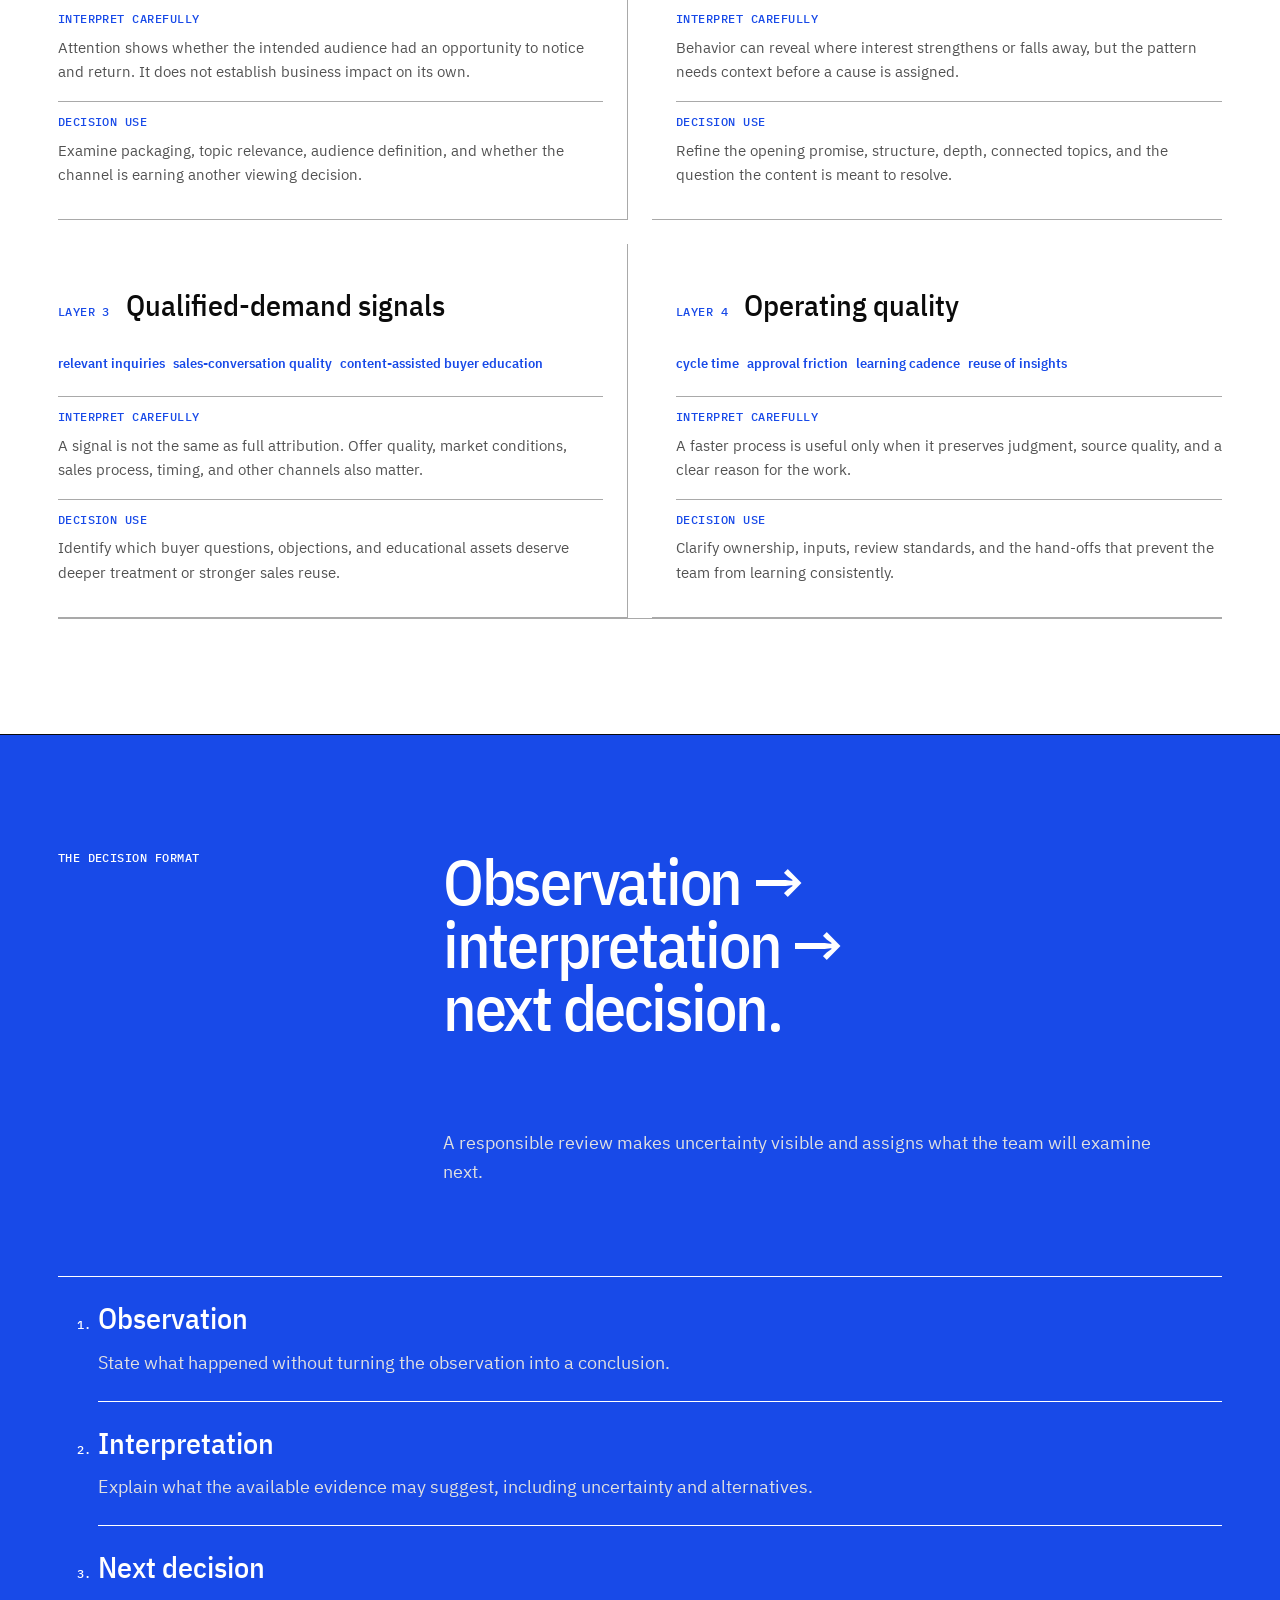
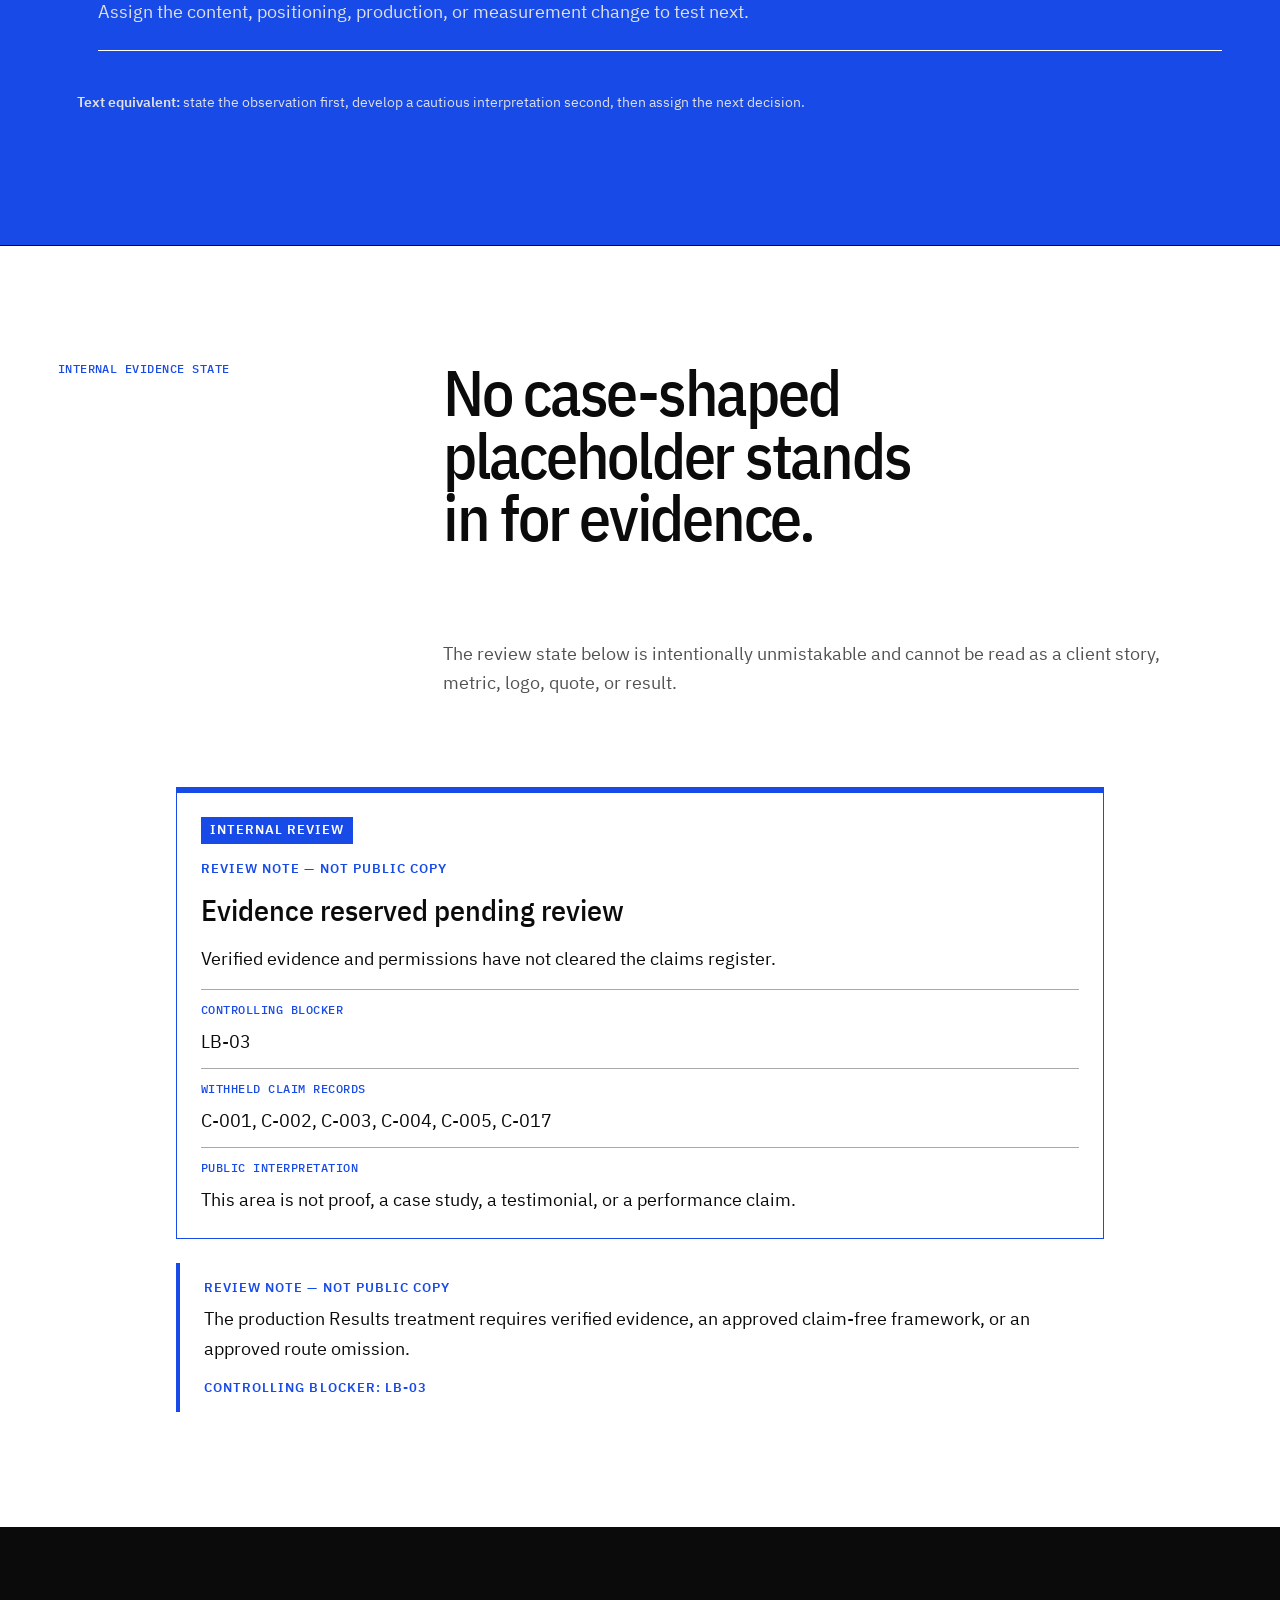
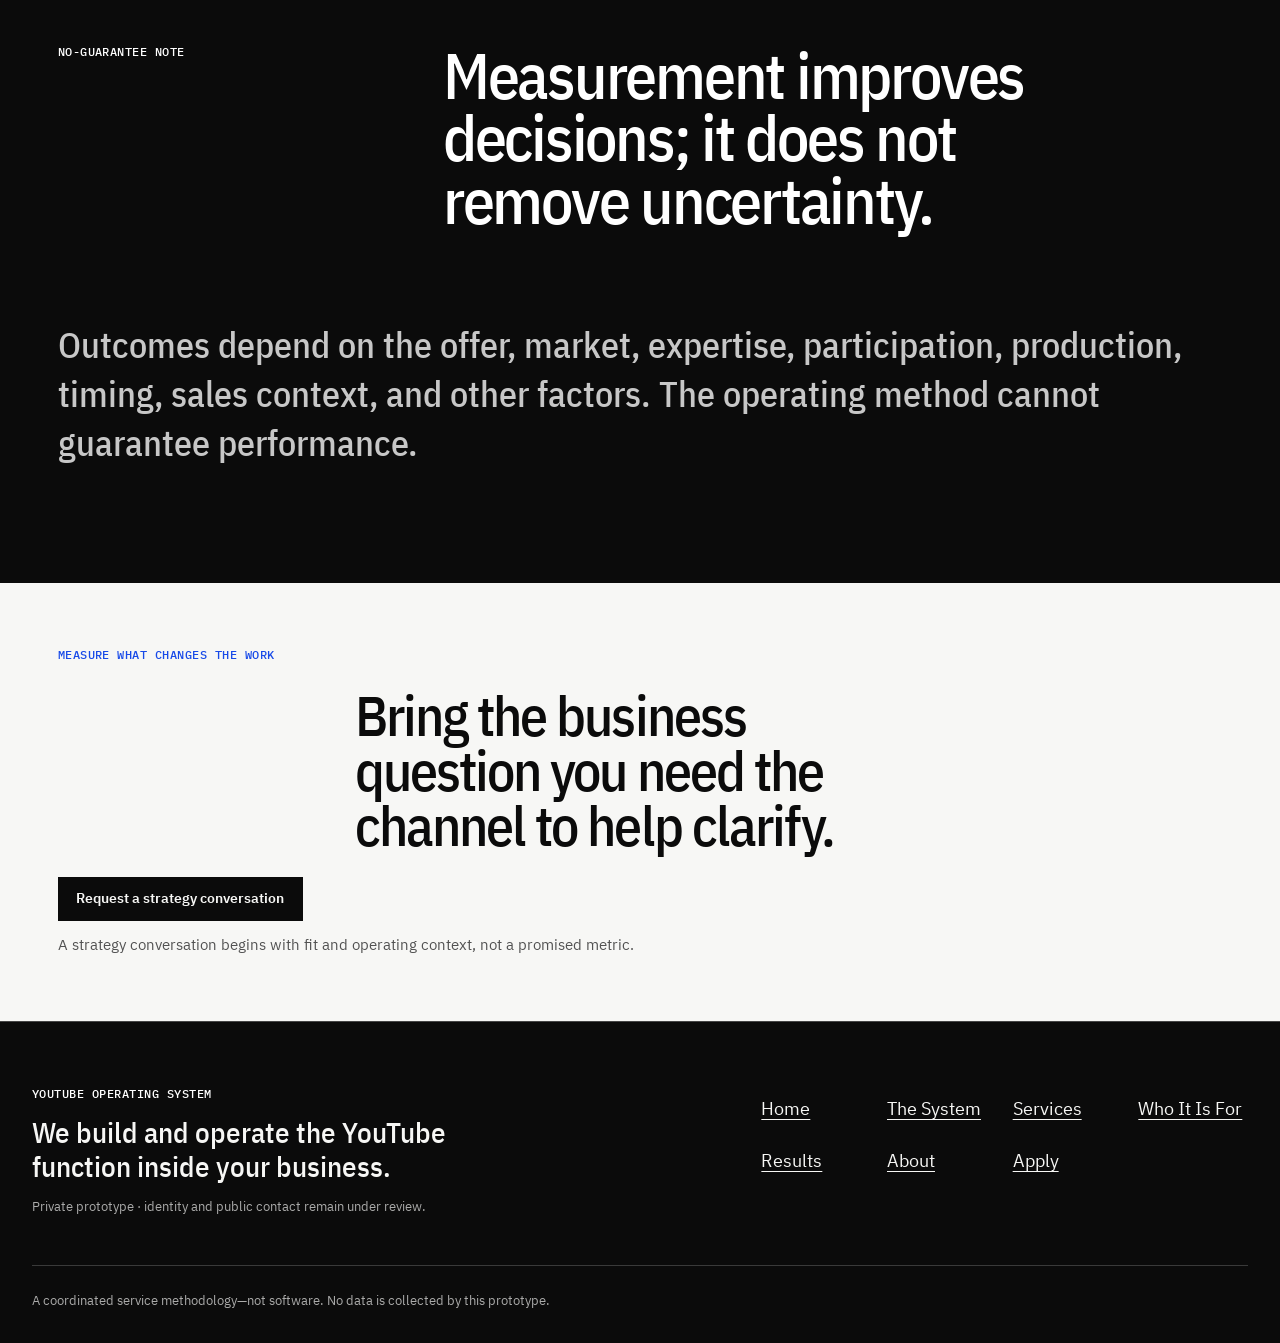
<file: results/index.html>
<!DOCTYPE html><html lang="en"><head><meta charset="UTF-8"><meta name="viewport" content="width=device-width, initial-scale=1"><meta name="description" content="A claim-safe framework for judging attention, content behavior, qualified-demand signals, operating quality, and the decisions that follow."><meta name="robots" content="noindex, nofollow, noarchive"><link rel="canonical" href="https://private-review.invalid/results/"><link rel="icon" href="data:,"><title>How YouTube work is measured | Private review</title><style>html.lenis,html.lenis body{height:auto}.lenis:not(.lenis-autoToggle).lenis-stopped{overflow:clip}.lenis [data-lenis-prevent],.lenis [data-lenis-prevent-wheel],.lenis [data-lenis-prevent-touch],.lenis [data-lenis-prevent-vertical],.lenis [data-lenis-prevent-horizontal]{overscroll-behavior:contain}.lenis.lenis-smooth iframe{pointer-events:none}.lenis.lenis-autoToggle{transition-behavior:allow-discrete;transition-property:overflow;transition-duration:1ms}
</style><link rel="stylesheet" href="/_astro/BaseLayout.CykCQccQ.css"></head><body data-page="page-results"><a class="skip-link" href="#main-content">Skip to main content</a><header class="site-header"><div class="site-header__inner"><a class="wordmark" href="/" aria-label="YouTube Operating System, home"><span class="wordmark__name">YouTube Operating System</span><small class="wordmark__state">Private review</small></a><nav class="desktop-nav" aria-label="Primary navigation"><ul><li><a href="/">Home</a></li><li><a href="/system/">The System</a></li><li><a href="/services/">Services</a></li><li><a href="/fit/">Who It Is For</a></li><li><a href="/results/" aria-current="page">Results</a></li><li><a href="/about/">About</a></li></ul><a class="button button--header" href="/apply/">Request a strategy conversation</a></nav><details class="nav-disclosure" data-menu-state="closed"><summary><span>Menu</span><span class="nav-disclosure__mark" aria-hidden="true">＋</span></summary><div class="nav-disclosure__reveal"><div class="nav-disclosure__reveal-inner"><nav aria-label="Mobile navigation"><ul><li><a href="/">Home</a></li><li><a href="/system/">The System</a></li><li><a href="/services/">Services</a></li><li><a href="/fit/">Who It Is For</a></li><li><a href="/results/" aria-current="page">Results</a></li><li><a href="/about/">About</a></li><li><a href="/apply/">Apply</a></li></ul></nav></div></div></details></div></header><main id="main-content" tabindex="-1"><section class="page-intro page-intro--standard" aria-labelledby="page-heading"><div class="page-intro__copy"><p class="eyebrow">Measurement without theatre</p><h1 id="page-heading">Views matter. They are not enough on their own.</h1><p class="page-intro__summary">Useful measurement connects audience behavior and operating evidence to a cautious interpretation and a clearly assigned next decision.</p></div></section><section class="section section--white" aria-labelledby="measurement-heading"><header class="section-heading"><p class="eyebrow">Four measurement layers</p><h2 id="measurement-heading">Measure attention, behavior, demand signals, and the quality of the operating method.</h2><p class="section-introduction">Evidence becomes publishable only when the exact wording, source, timeframe, role, and permission have passed review. Until then, this prototype explains the measurement method rather than presenting proof.</p></header><div class="measurement-grid"><article class="measurement-layer" aria-labelledby="measurement-attention-title"><header><p class="item-index">Layer 1</p><h3 id="measurement-attention-title">Attention</h3></header><ul class="tag-list" aria-label="Attention signals"><li>impressions</li><li>qualified reach</li><li>returning viewers</li></ul><dl class="compact-definition"><div><dt>Interpret carefully</dt><dd>Attention shows whether the intended audience had an opportunity to notice and return. It does not establish business impact on its own.</dd></div><div><dt>Decision use</dt><dd>Examine packaging, topic relevance, audience definition, and whether the channel is earning another viewing decision.</dd></div></dl></article><article class="measurement-layer" aria-labelledby="measurement-content-behavior-title"><header><p class="item-index">Layer 2</p><h3 id="measurement-content-behavior-title">Content behavior</h3></header><ul class="tag-list" aria-label="Content behavior signals"><li>click-through behavior</li><li>watch behavior</li><li>recurring questions</li><li>library use</li></ul><dl class="compact-definition"><div><dt>Interpret carefully</dt><dd>Behavior can reveal where interest strengthens or falls away, but the pattern needs context before a cause is assigned.</dd></div><div><dt>Decision use</dt><dd>Refine the opening promise, structure, depth, connected topics, and the question the content is meant to resolve.</dd></div></dl></article><article class="measurement-layer" aria-labelledby="measurement-qualified-demand-title"><header><p class="item-index">Layer 3</p><h3 id="measurement-qualified-demand-title">Qualified-demand signals</h3></header><ul class="tag-list" aria-label="Qualified-demand signals signals"><li>relevant inquiries</li><li>sales-conversation quality</li><li>content-assisted buyer education</li></ul><dl class="compact-definition"><div><dt>Interpret carefully</dt><dd>A signal is not the same as full attribution. Offer quality, market conditions, sales process, timing, and other channels also matter.</dd></div><div><dt>Decision use</dt><dd>Identify which buyer questions, objections, and educational assets deserve deeper treatment or stronger sales reuse.</dd></div></dl></article><article class="measurement-layer" aria-labelledby="measurement-operating-quality-title"><header><p class="item-index">Layer 4</p><h3 id="measurement-operating-quality-title">Operating quality</h3></header><ul class="tag-list" aria-label="Operating quality signals"><li>cycle time</li><li>approval friction</li><li>learning cadence</li><li>reuse of insights</li></ul><dl class="compact-definition"><div><dt>Interpret carefully</dt><dd>A faster process is useful only when it preserves judgment, source quality, and a clear reason for the work.</dd></div><div><dt>Decision use</dt><dd>Clarify ownership, inputs, review standards, and the hand-offs that prevent the team from learning consistently.</dd></div></dl></article></div></section><section class="section section--signal" aria-labelledby="results-decision-heading"><header class="section-heading"><p class="eyebrow">The decision format</p><h2 id="results-decision-heading">Observation → interpretation → next decision.</h2><p class="section-introduction">A responsible review makes uncertainty visible and assigns what the team will examine next.</p></header><div class="decision-loop"><ol class="decision-loop__list"><li id="decision-observation"><h3>Observation</h3><p>State what happened without turning the observation into a conclusion.</p></li><li id="decision-interpretation"><h3>Interpretation</h3><p>Explain what the available evidence may suggest, including uncertainty and alternatives.</p></li><li id="decision-next"><h3>Next decision</h3><p>Assign the content, positioning, production, or measurement change to test next.</p></li></ol><p class="diagram-equivalent"><strong>Text equivalent:</strong> state the observation first, develop a cautious interpretation second, then assign the next decision.</p></div></section><section class="section section--review" aria-labelledby="reserved-heading"><header class="section-heading"><p class="eyebrow">Internal evidence state</p><h2 id="reserved-heading">No case-shaped placeholder stands in for evidence.</h2><p class="section-introduction">The review state below is intentionally unmistakable and cannot be read as a client story, metric, logo, quote, or result.</p></header><aside class="evidence-reserved" role="note" aria-labelledby="evidence-reserved-heading"><p class="evidence-reserved__flag">INTERNAL REVIEW</p><p class="evidence-reserved__label">Review note — not public copy</p><h3 id="evidence-reserved-heading">Evidence reserved pending review</h3><p>Verified evidence and permissions have not cleared the claims register.</p><dl><div><dt>Controlling blocker</dt><dd>LB-03</dd></div><div><dt>Withheld claim records</dt><dd>C-001, C-002, C-003, C-004, C-005, C-017</dd></div><div><dt>Public interpretation</dt><dd>This area is not proof, a case study, a testimonial, or a performance claim.</dd></div></dl></aside><aside class="notice notice--private" role="note"><p class="notice__label">Review note — not public copy</p><p>The production Results treatment requires verified evidence, an approved claim-free framework, or an approved route omission.</p><p class="notice__reference">Controlling blocker: LB-03</p></aside></section><section class="section section--ink" aria-labelledby="limits-heading"><header class="section-heading"><p class="eyebrow">No-guarantee note</p><h2 id="limits-heading">Measurement improves decisions; it does not remove uncertainty.</h2></header><p class="lede">Outcomes depend on the offer, market, expertise, participation, production, timing, sales context, and other factors. The operating method cannot guarantee performance.</p></section><section class="section final-cta" aria-labelledby="results-cta-heading"><p class="eyebrow">Measure what changes the work</p><h2 id="results-cta-heading">Bring the business question you need the channel to help clarify.</h2><div class="primary-cta-group"><a class="button button--primary" href="/apply/">Request a strategy conversation</a><p class="primary-cta-support">A strategy conversation begins with fit and operating context, not a promised metric.</p></div></section></main><footer class="site-footer"><div class="site-footer__inner"><div class="site-footer__statement"><p class="eyebrow">YouTube Operating System</p><p>We build and operate the YouTube function inside your business.</p><small>Private prototype · identity and public contact remain under review.</small></div><nav aria-label="Footer navigation"><ul><li><a href="/">Home</a></li><li><a href="/system/">The System</a></li><li><a href="/services/">Services</a></li><li><a href="/fit/">Who It Is For</a></li><li><a href="/results/">Results</a></li><li><a href="/about/">About</a></li><li><a href="/apply/">Apply</a></li></ul></nav><p class="site-footer__boundary">A coordinated service methodology—not software. No data is collected by this prototype.</p></div></footer><script type="module" src="/_astro/BaseLayout.astro_astro_type_script_index_0_lang.Atzc3QFJ.js"></script></body></html>
</file>
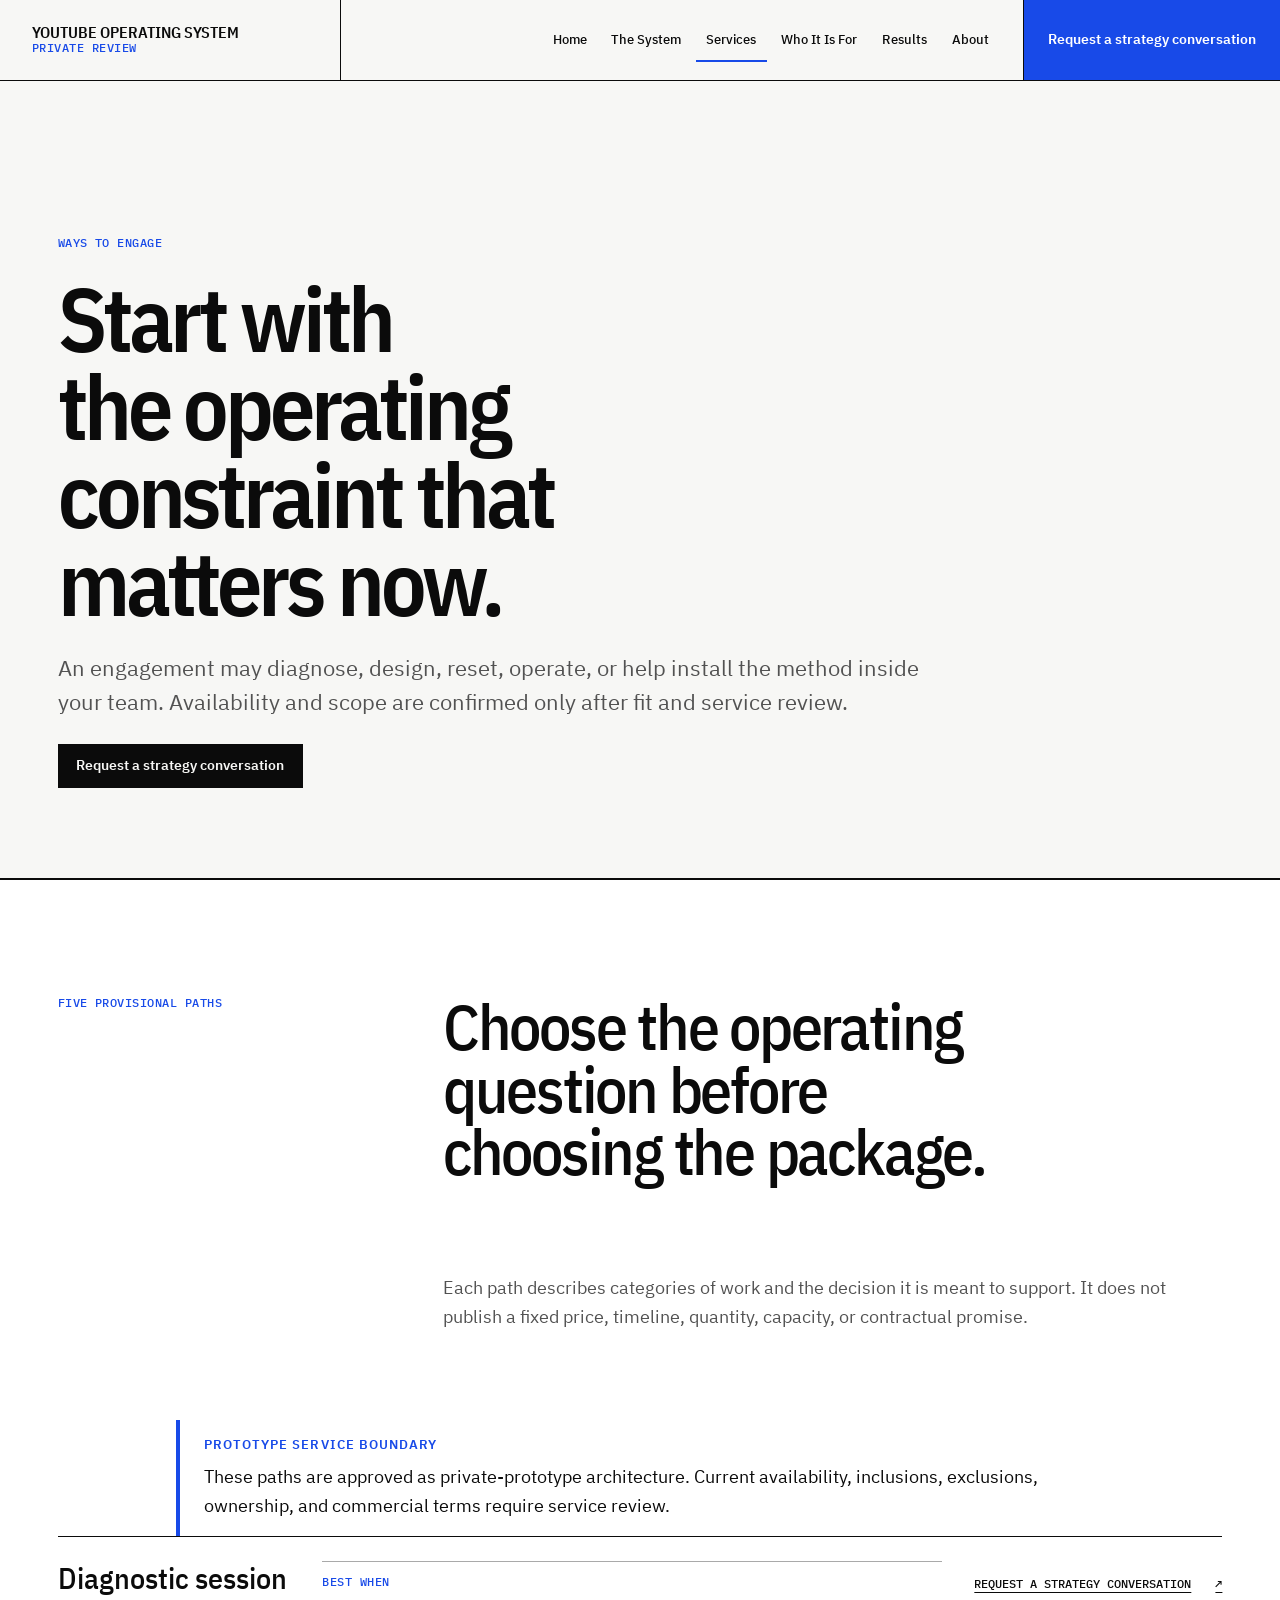
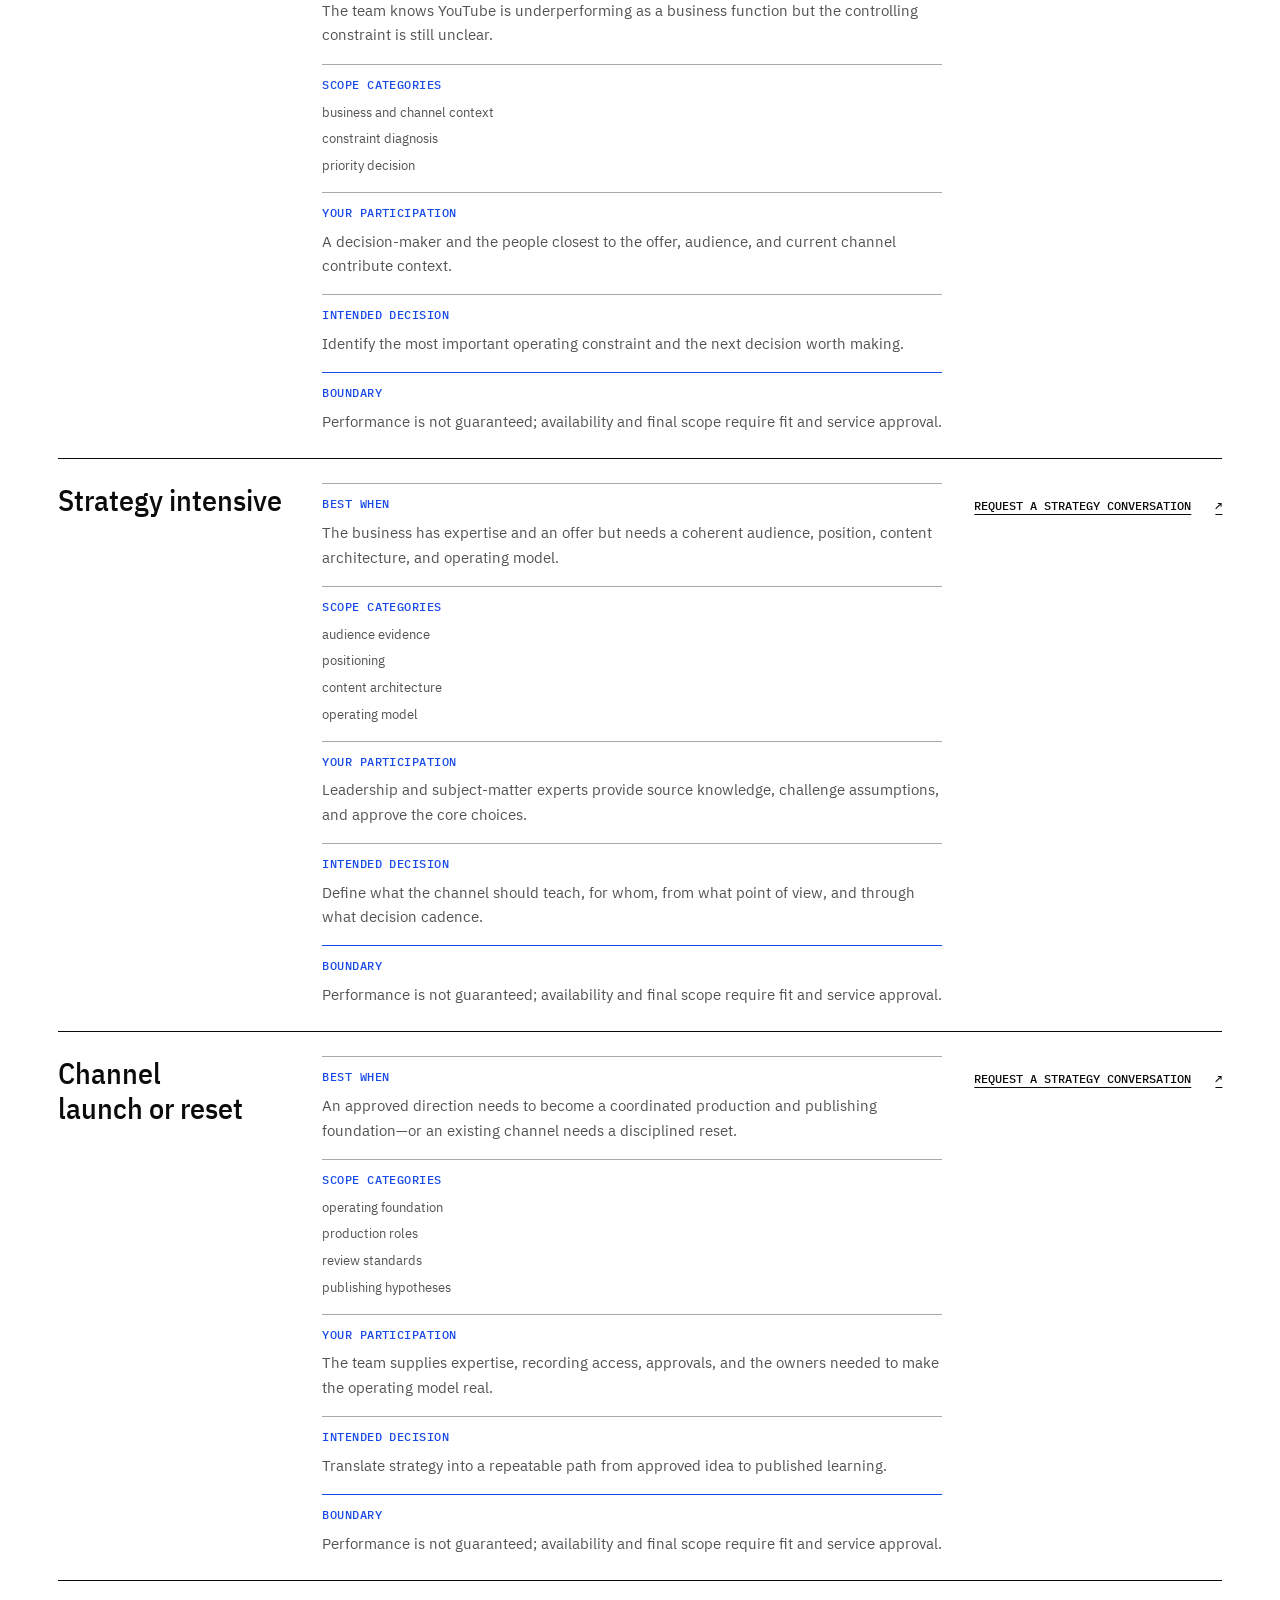
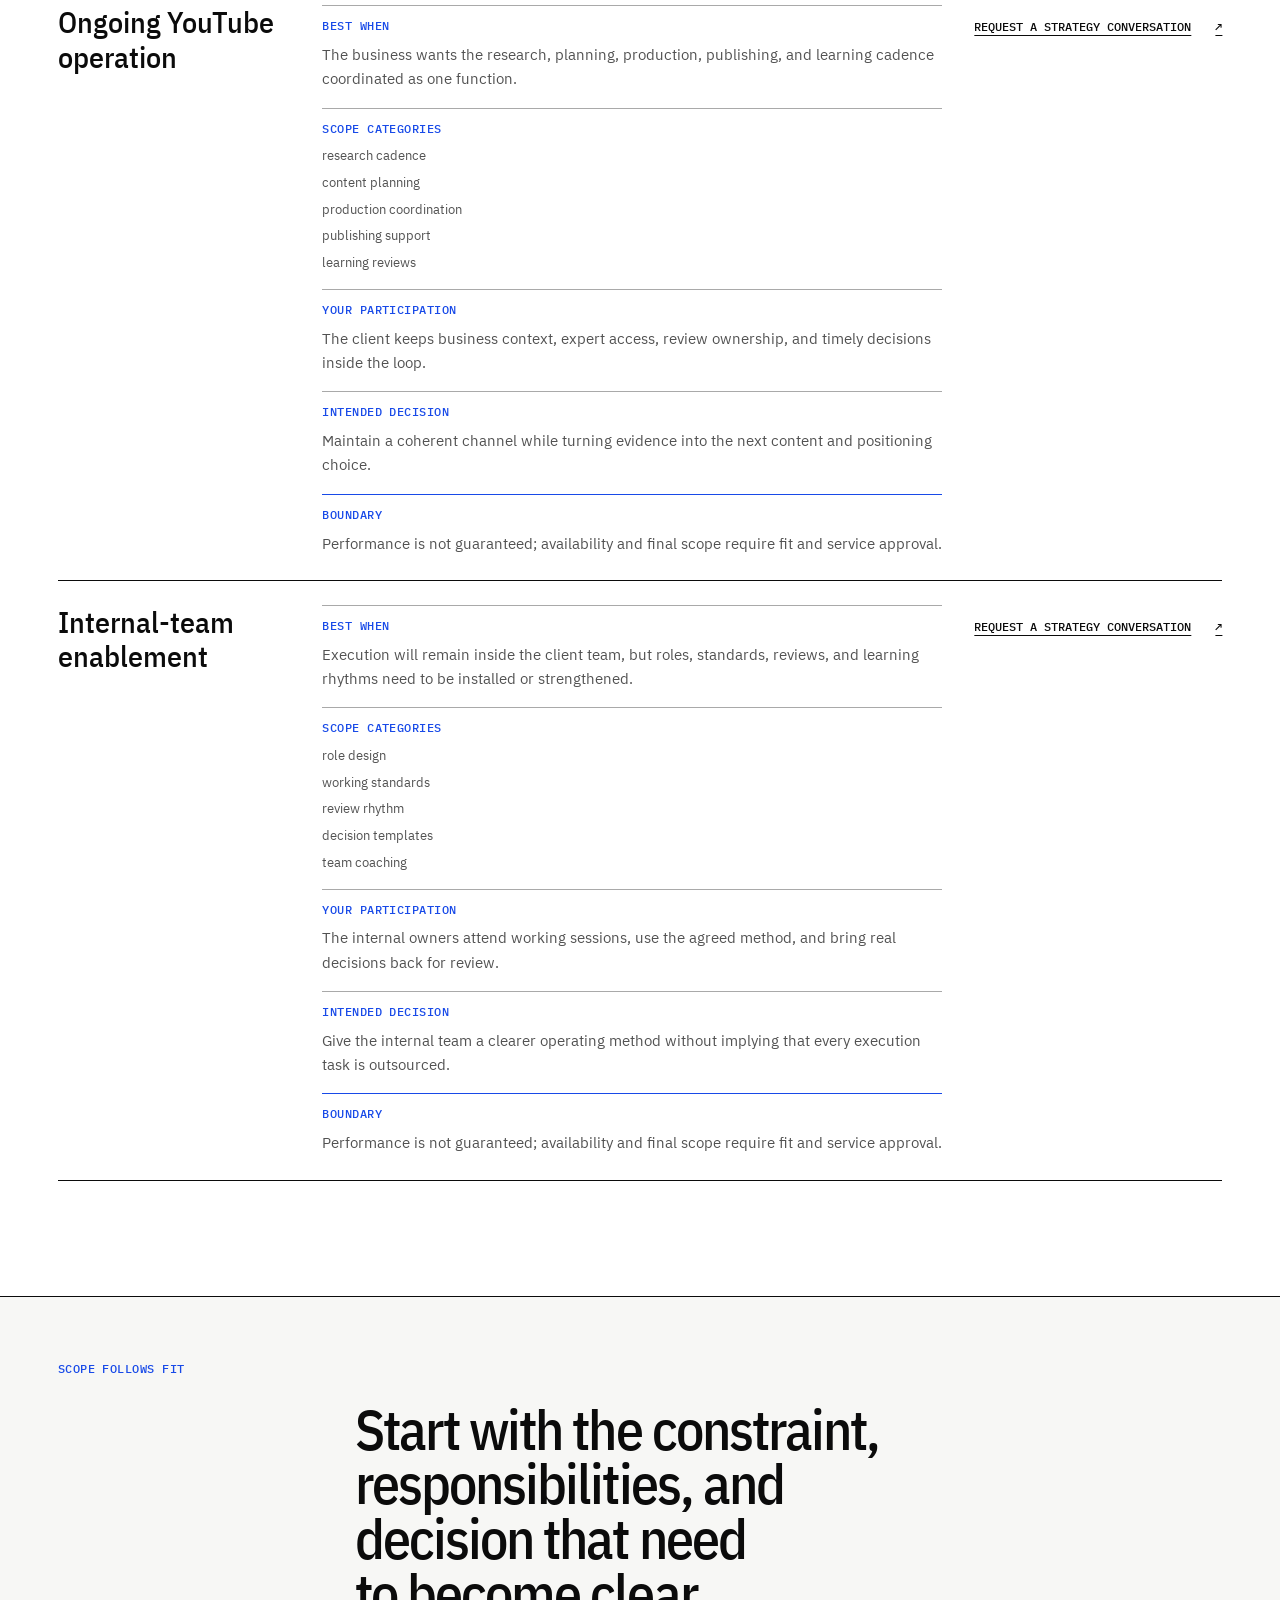
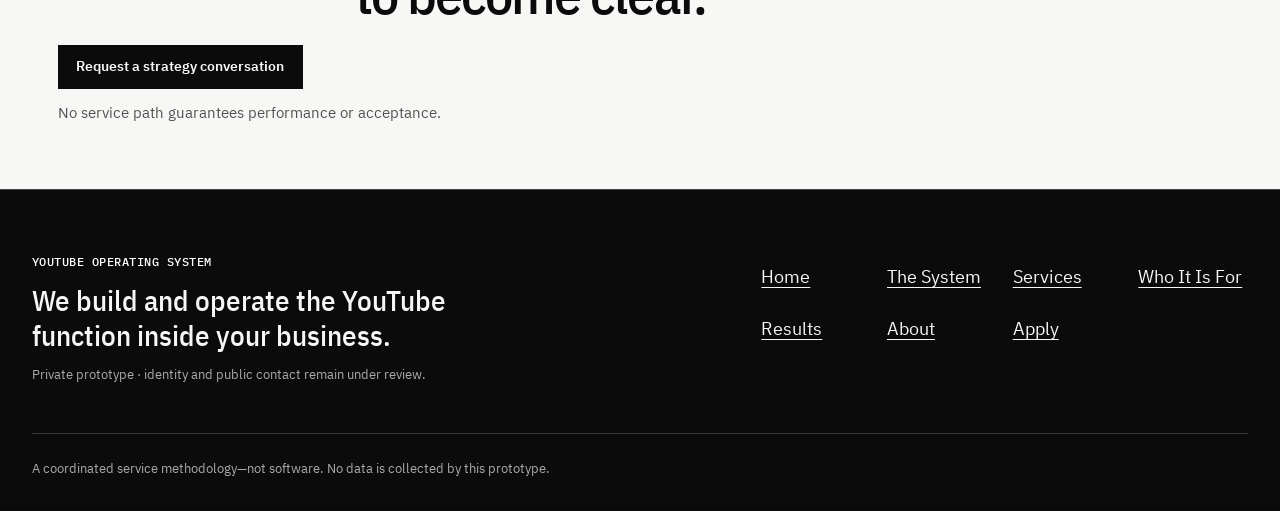
<file: services/index.html>
<!DOCTYPE html><html lang="en"><head><meta charset="UTF-8"><meta name="viewport" content="width=device-width, initial-scale=1"><meta name="description" content="Explore provisional diagnostic, strategy, launch, operating, and internal-team enablement paths for an established business."><meta name="robots" content="noindex, nofollow, noarchive"><link rel="canonical" href="https://private-review.invalid/services/"><link rel="icon" href="data:,"><title>YouTube strategy and operations services | Private review</title><style>html.lenis,html.lenis body{height:auto}.lenis:not(.lenis-autoToggle).lenis-stopped{overflow:clip}.lenis [data-lenis-prevent],.lenis [data-lenis-prevent-wheel],.lenis [data-lenis-prevent-touch],.lenis [data-lenis-prevent-vertical],.lenis [data-lenis-prevent-horizontal]{overscroll-behavior:contain}.lenis.lenis-smooth iframe{pointer-events:none}.lenis.lenis-autoToggle{transition-behavior:allow-discrete;transition-property:overflow;transition-duration:1ms}
</style><link rel="stylesheet" href="/_astro/BaseLayout.CykCQccQ.css"></head><body data-page="page-services"><a class="skip-link" href="#main-content">Skip to main content</a><header class="site-header"><div class="site-header__inner"><a class="wordmark" href="/" aria-label="YouTube Operating System, home"><span class="wordmark__name">YouTube Operating System</span><small class="wordmark__state">Private review</small></a><nav class="desktop-nav" aria-label="Primary navigation"><ul><li><a href="/">Home</a></li><li><a href="/system/">The System</a></li><li><a href="/services/" aria-current="page">Services</a></li><li><a href="/fit/">Who It Is For</a></li><li><a href="/results/">Results</a></li><li><a href="/about/">About</a></li></ul><a class="button button--header" href="/apply/">Request a strategy conversation</a></nav><details class="nav-disclosure" data-menu-state="closed"><summary><span>Menu</span><span class="nav-disclosure__mark" aria-hidden="true">＋</span></summary><div class="nav-disclosure__reveal"><div class="nav-disclosure__reveal-inner"><nav aria-label="Mobile navigation"><ul><li><a href="/">Home</a></li><li><a href="/system/">The System</a></li><li><a href="/services/" aria-current="page">Services</a></li><li><a href="/fit/">Who It Is For</a></li><li><a href="/results/">Results</a></li><li><a href="/about/">About</a></li><li><a href="/apply/">Apply</a></li></ul></nav></div></div></details></div></header><main id="main-content" tabindex="-1"><section class="page-intro page-intro--standard" aria-labelledby="page-heading"><div class="page-intro__copy"><p class="eyebrow">Ways to engage</p><h1 id="page-heading">Start with the operating constraint that matters now.</h1><p class="page-intro__summary">An engagement may diagnose, design, reset, operate, or help install the method inside your team. Availability and scope are confirmed only after fit and service review.</p><div class="page-intro__actions"><div class="primary-cta-group primary-cta-group--compact"><a class="button button--primary" href="/apply/">Request a strategy conversation</a></div></div></div></section><section class="section section--white" aria-labelledby="services-heading"><header class="section-heading"><p class="eyebrow">Five provisional paths</p><h2 id="services-heading">Choose the operating question before choosing the package.</h2><p class="section-introduction">Each path describes categories of work and the decision it is meant to support. It does not publish a fixed price, timeline, quantity, capacity, or contractual promise.</p></header><aside class="notice notice--limitation" role="note"><p class="notice__label">Prototype service boundary</p><p>These paths are approved as private-prototype architecture. Current availability, inclusions, exclusions, ownership, and commercial terms require service review.</p></aside><div class="service-grid"><article class="service-card" aria-labelledby="service-diagnostic-title"><h3 id="service-diagnostic-title">Diagnostic session</h3><dl class="service-definition"><div><dt>Best when</dt><dd>The team knows YouTube is underperforming as a business function but the controlling constraint is still unclear.</dd></div><div><dt>Scope categories</dt><dd><ul><li>business and channel context</li><li>constraint diagnosis</li><li>priority decision</li></ul></dd></div><div><dt>Your participation</dt><dd>A decision-maker and the people closest to the offer, audience, and current channel contribute context.</dd></div><div><dt>Intended decision</dt><dd>Identify the most important operating constraint and the next decision worth making.</dd></div><div class="service-definition__exclusion"><dt>Boundary</dt><dd>Performance is not guaranteed; availability and final scope require fit and service approval.</dd></div></dl><a class="service-row__action" href="/apply/"><span>Request a strategy conversation</span><span aria-hidden="true">↗</span></a></article><article class="service-card" aria-labelledby="service-strategy-title"><h3 id="service-strategy-title">Strategy intensive</h3><dl class="service-definition"><div><dt>Best when</dt><dd>The business has expertise and an offer but needs a coherent audience, position, content architecture, and operating model.</dd></div><div><dt>Scope categories</dt><dd><ul><li>audience evidence</li><li>positioning</li><li>content architecture</li><li>operating model</li></ul></dd></div><div><dt>Your participation</dt><dd>Leadership and subject-matter experts provide source knowledge, challenge assumptions, and approve the core choices.</dd></div><div><dt>Intended decision</dt><dd>Define what the channel should teach, for whom, from what point of view, and through what decision cadence.</dd></div><div class="service-definition__exclusion"><dt>Boundary</dt><dd>Performance is not guaranteed; availability and final scope require fit and service approval.</dd></div></dl><a class="service-row__action" href="/apply/"><span>Request a strategy conversation</span><span aria-hidden="true">↗</span></a></article><article class="service-card" aria-labelledby="service-launch-reset-title"><h3 id="service-launch-reset-title">Channel launch or reset</h3><dl class="service-definition"><div><dt>Best when</dt><dd>An approved direction needs to become a coordinated production and publishing foundation—or an existing channel needs a disciplined reset.</dd></div><div><dt>Scope categories</dt><dd><ul><li>operating foundation</li><li>production roles</li><li>review standards</li><li>publishing hypotheses</li></ul></dd></div><div><dt>Your participation</dt><dd>The team supplies expertise, recording access, approvals, and the owners needed to make the operating model real.</dd></div><div><dt>Intended decision</dt><dd>Translate strategy into a repeatable path from approved idea to published learning.</dd></div><div class="service-definition__exclusion"><dt>Boundary</dt><dd>Performance is not guaranteed; availability and final scope require fit and service approval.</dd></div></dl><a class="service-row__action" href="/apply/"><span>Request a strategy conversation</span><span aria-hidden="true">↗</span></a></article><article class="service-card" aria-labelledby="service-ongoing-operation-title"><h3 id="service-ongoing-operation-title">Ongoing YouTube operation</h3><dl class="service-definition"><div><dt>Best when</dt><dd>The business wants the research, planning, production, publishing, and learning cadence coordinated as one function.</dd></div><div><dt>Scope categories</dt><dd><ul><li>research cadence</li><li>content planning</li><li>production coordination</li><li>publishing support</li><li>learning reviews</li></ul></dd></div><div><dt>Your participation</dt><dd>The client keeps business context, expert access, review ownership, and timely decisions inside the loop.</dd></div><div><dt>Intended decision</dt><dd>Maintain a coherent channel while turning evidence into the next content and positioning choice.</dd></div><div class="service-definition__exclusion"><dt>Boundary</dt><dd>Performance is not guaranteed; availability and final scope require fit and service approval.</dd></div></dl><a class="service-row__action" href="/apply/"><span>Request a strategy conversation</span><span aria-hidden="true">↗</span></a></article><article class="service-card" aria-labelledby="service-team-enablement-title"><h3 id="service-team-enablement-title">Internal-team enablement</h3><dl class="service-definition"><div><dt>Best when</dt><dd>Execution will remain inside the client team, but roles, standards, reviews, and learning rhythms need to be installed or strengthened.</dd></div><div><dt>Scope categories</dt><dd><ul><li>role design</li><li>working standards</li><li>review rhythm</li><li>decision templates</li><li>team coaching</li></ul></dd></div><div><dt>Your participation</dt><dd>The internal owners attend working sessions, use the agreed method, and bring real decisions back for review.</dd></div><div><dt>Intended decision</dt><dd>Give the internal team a clearer operating method without implying that every execution task is outsourced.</dd></div><div class="service-definition__exclusion"><dt>Boundary</dt><dd>Performance is not guaranteed; availability and final scope require fit and service approval.</dd></div></dl><a class="service-row__action" href="/apply/"><span>Request a strategy conversation</span><span aria-hidden="true">↗</span></a></article></div></section><section class="section final-cta" aria-labelledby="services-cta-heading"><p class="eyebrow">Scope follows fit</p><h2 id="services-cta-heading">Start with the constraint, responsibilities, and decision that need to become clear.</h2><div class="primary-cta-group"><a class="button button--primary" href="/apply/">Request a strategy conversation</a><p class="primary-cta-support">No service path guarantees performance or acceptance.</p></div></section></main><footer class="site-footer"><div class="site-footer__inner"><div class="site-footer__statement"><p class="eyebrow">YouTube Operating System</p><p>We build and operate the YouTube function inside your business.</p><small>Private prototype · identity and public contact remain under review.</small></div><nav aria-label="Footer navigation"><ul><li><a href="/">Home</a></li><li><a href="/system/">The System</a></li><li><a href="/services/">Services</a></li><li><a href="/fit/">Who It Is For</a></li><li><a href="/results/">Results</a></li><li><a href="/about/">About</a></li><li><a href="/apply/">Apply</a></li></ul></nav><p class="site-footer__boundary">A coordinated service methodology—not software. No data is collected by this prototype.</p></div></footer><script type="module" src="/_astro/BaseLayout.astro_astro_type_script_index_0_lang.Atzc3QFJ.js"></script></body></html>
</file>
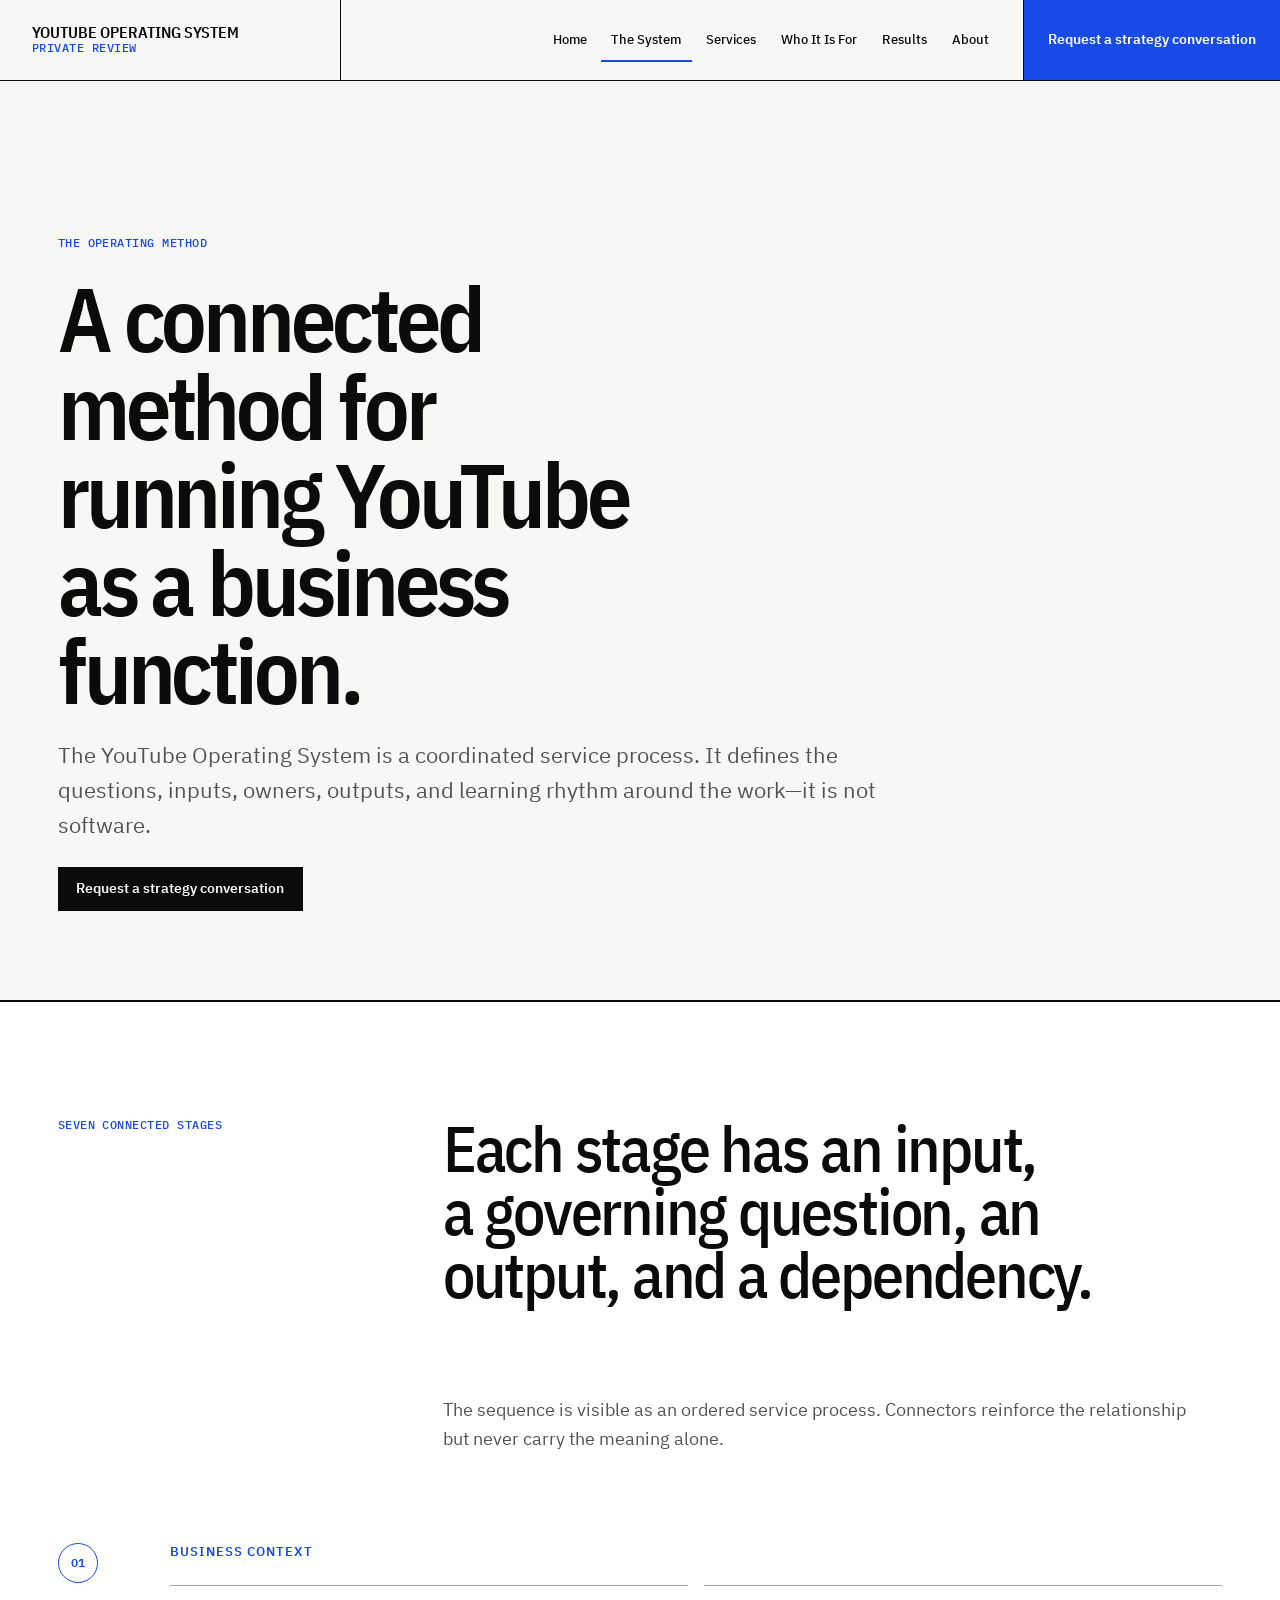
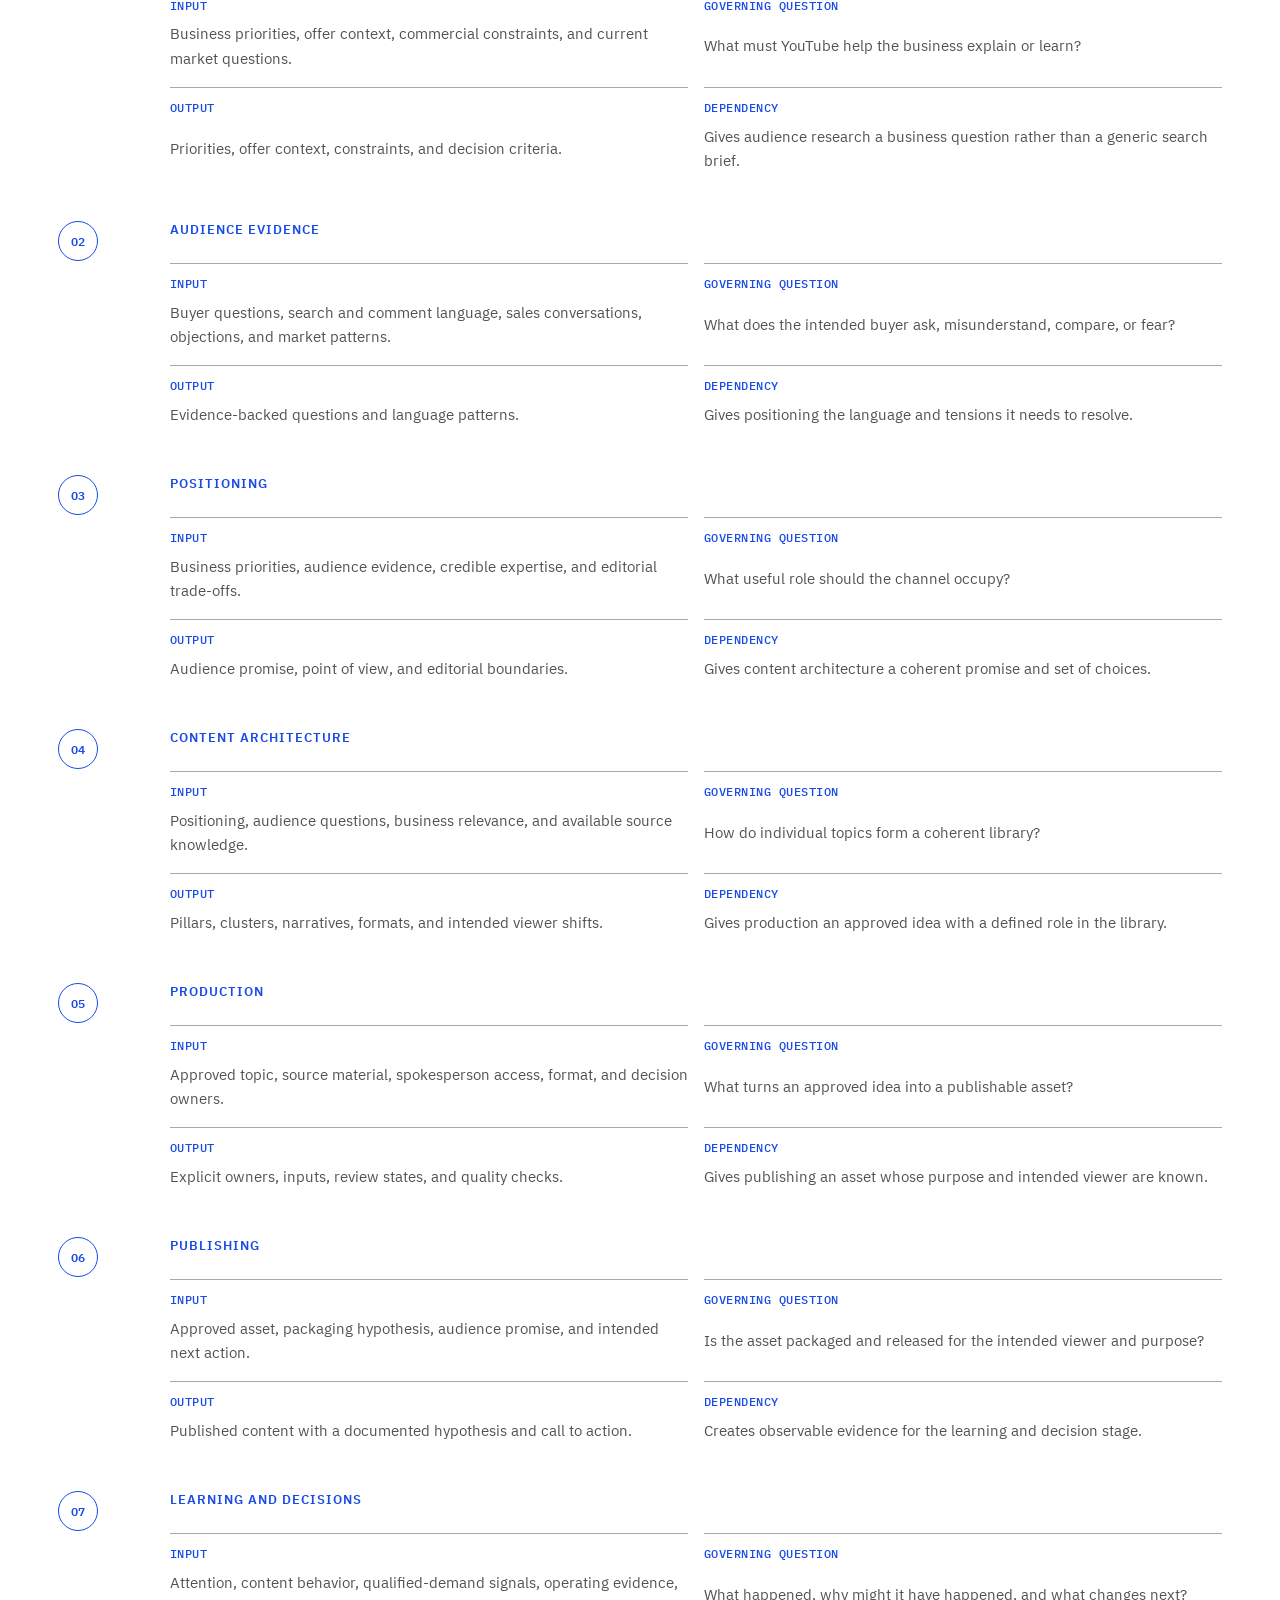
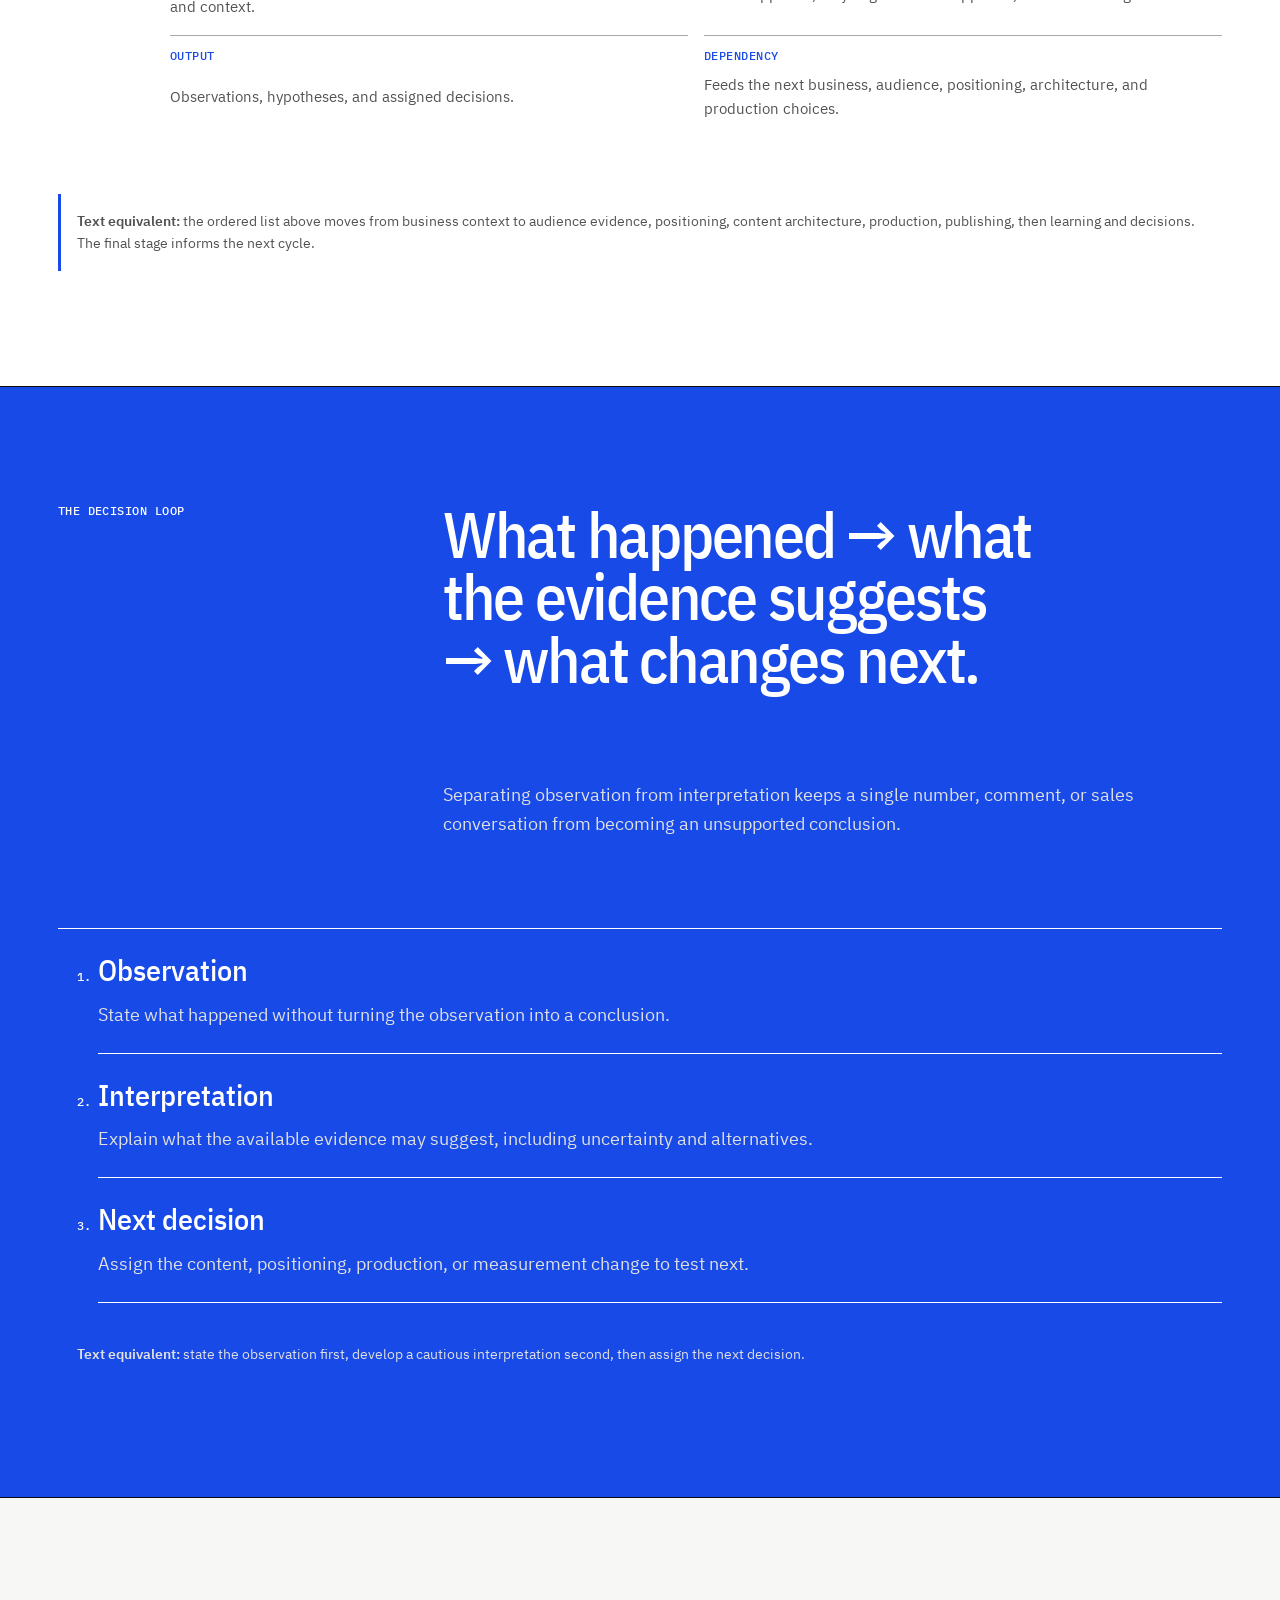
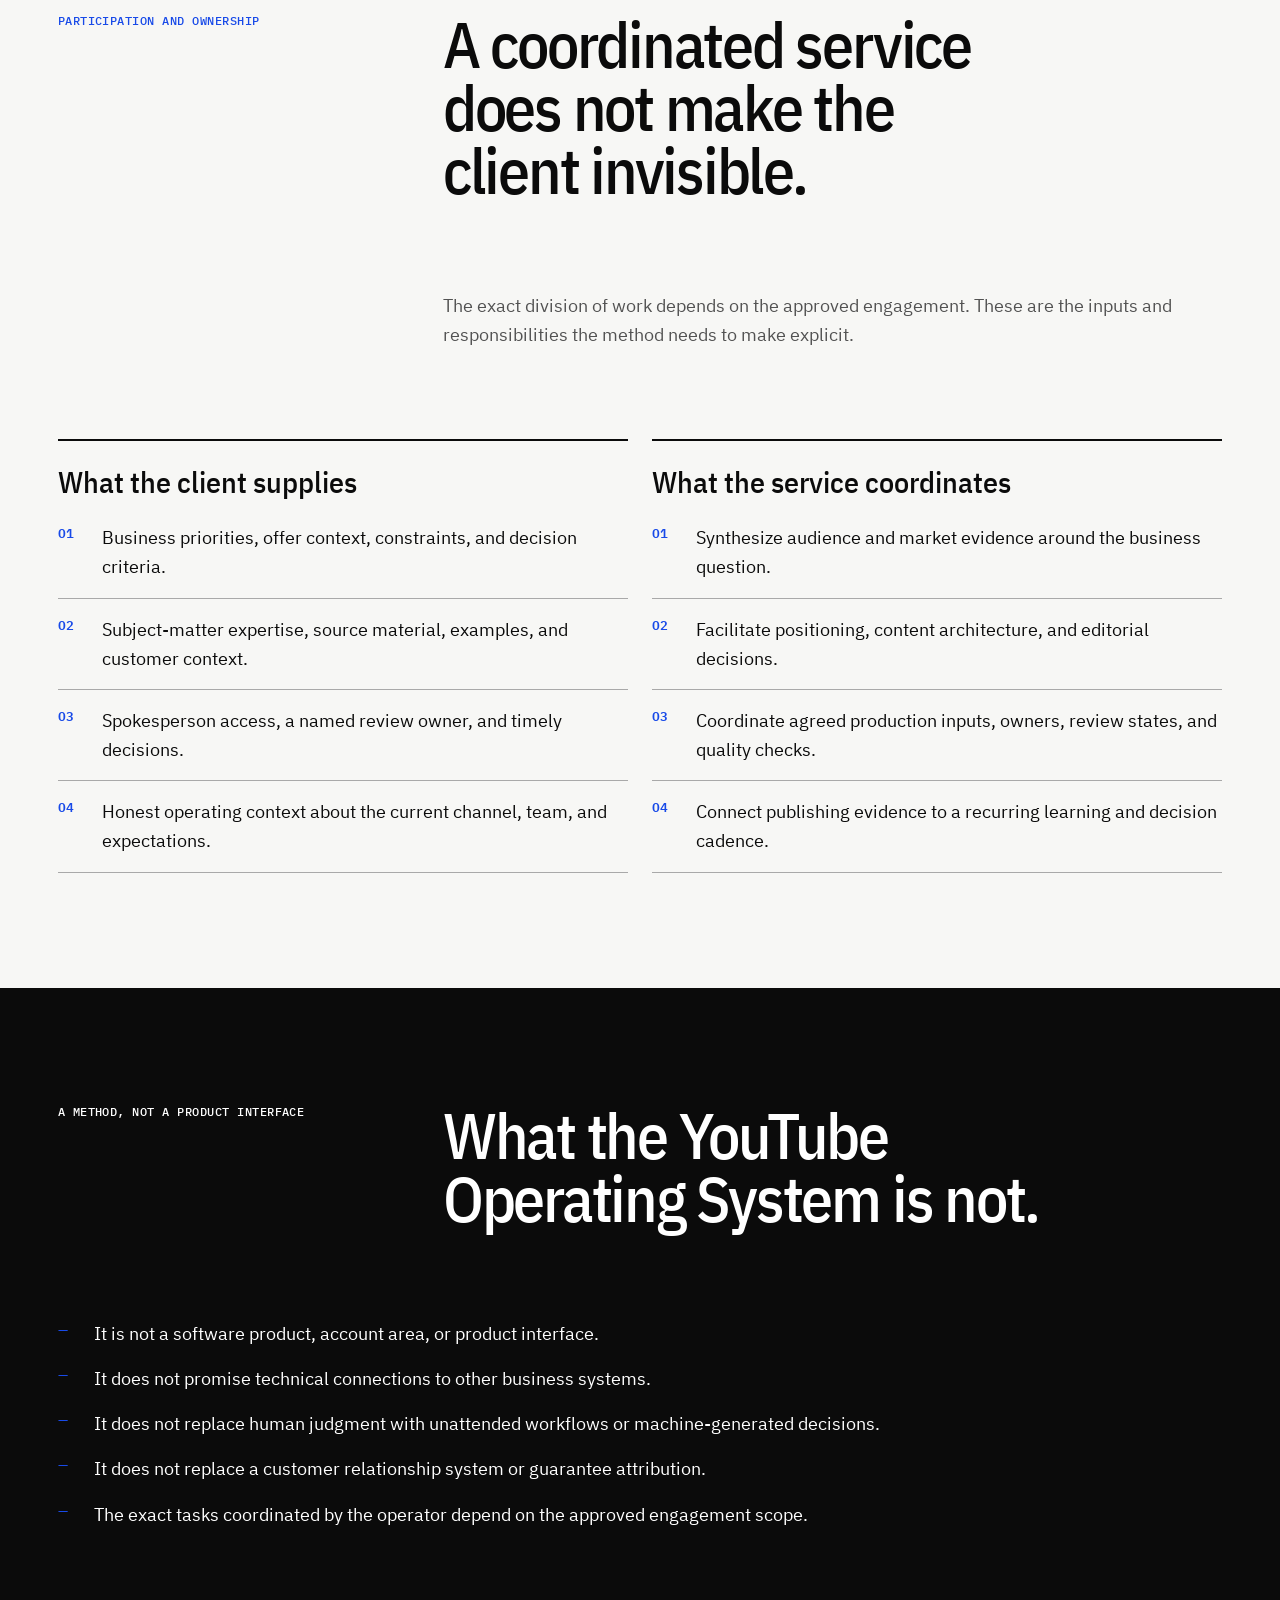
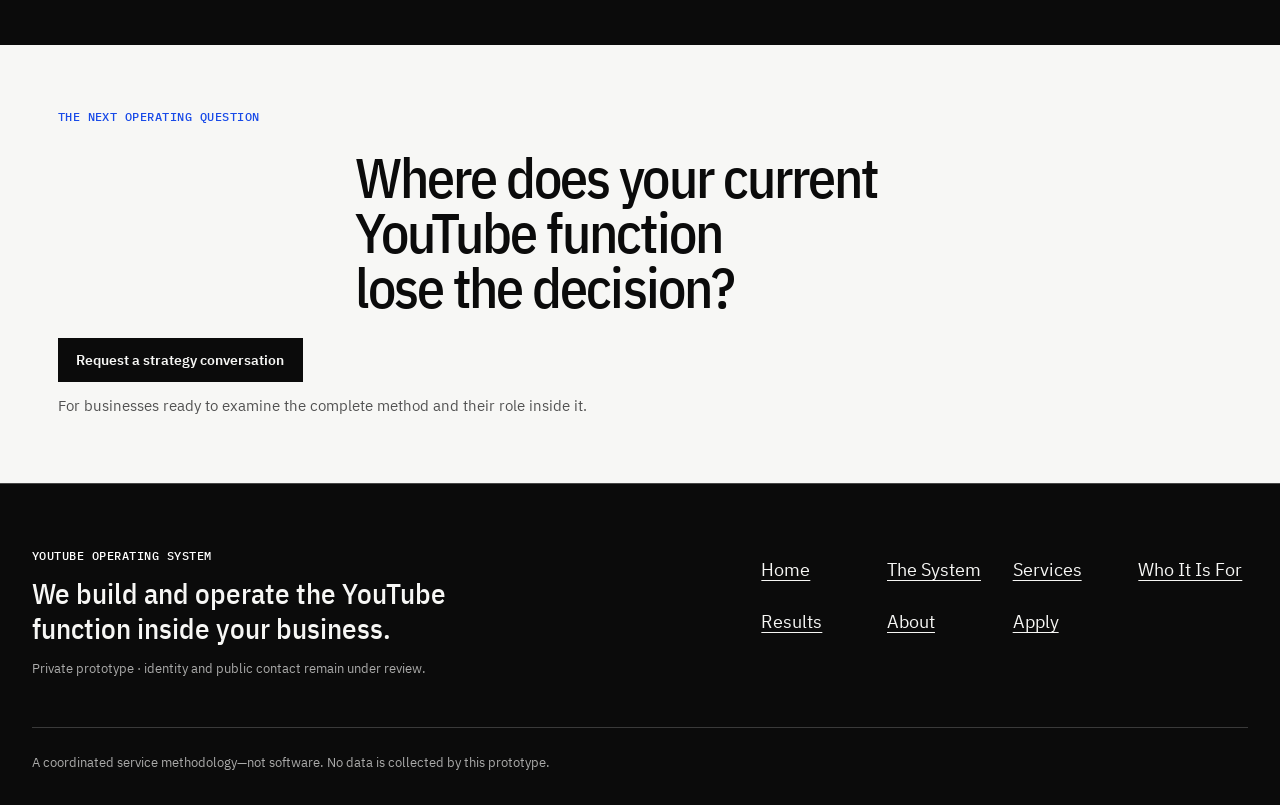
<file: system/index.html>
<!DOCTYPE html><html lang="en"><head><meta charset="UTF-8"><meta name="viewport" content="width=device-width, initial-scale=1"><meta name="description" content="See how seven connected service stages turn business context and audience evidence into content, learning, and next decisions."><meta name="robots" content="noindex, nofollow, noarchive"><link rel="canonical" href="https://private-review.invalid/system/"><link rel="icon" href="data:,"><title>The YouTube Operating System method | Private review</title><style>html.lenis,html.lenis body{height:auto}.lenis:not(.lenis-autoToggle).lenis-stopped{overflow:clip}.lenis [data-lenis-prevent],.lenis [data-lenis-prevent-wheel],.lenis [data-lenis-prevent-touch],.lenis [data-lenis-prevent-vertical],.lenis [data-lenis-prevent-horizontal]{overscroll-behavior:contain}.lenis.lenis-smooth iframe{pointer-events:none}.lenis.lenis-autoToggle{transition-behavior:allow-discrete;transition-property:overflow;transition-duration:1ms}
</style><link rel="stylesheet" href="/_astro/BaseLayout.CykCQccQ.css"></head><body data-page="page-system"><a class="skip-link" href="#main-content">Skip to main content</a><header class="site-header"><div class="site-header__inner"><a class="wordmark" href="/" aria-label="YouTube Operating System, home"><span class="wordmark__name">YouTube Operating System</span><small class="wordmark__state">Private review</small></a><nav class="desktop-nav" aria-label="Primary navigation"><ul><li><a href="/">Home</a></li><li><a href="/system/" aria-current="page">The System</a></li><li><a href="/services/">Services</a></li><li><a href="/fit/">Who It Is For</a></li><li><a href="/results/">Results</a></li><li><a href="/about/">About</a></li></ul><a class="button button--header" href="/apply/">Request a strategy conversation</a></nav><details class="nav-disclosure" data-menu-state="closed"><summary><span>Menu</span><span class="nav-disclosure__mark" aria-hidden="true">＋</span></summary><div class="nav-disclosure__reveal"><div class="nav-disclosure__reveal-inner"><nav aria-label="Mobile navigation"><ul><li><a href="/">Home</a></li><li><a href="/system/" aria-current="page">The System</a></li><li><a href="/services/">Services</a></li><li><a href="/fit/">Who It Is For</a></li><li><a href="/results/">Results</a></li><li><a href="/about/">About</a></li><li><a href="/apply/">Apply</a></li></ul></nav></div></div></details></div></header><main id="main-content" tabindex="-1"><section class="page-intro page-intro--standard" aria-labelledby="page-heading"><div class="page-intro__copy"><p class="eyebrow">The operating method</p><h1 id="page-heading">A connected method for running YouTube as a business function.</h1><p class="page-intro__summary">The YouTube Operating System is a coordinated service process. It defines the questions, inputs, owners, outputs, and learning rhythm around the work—it is not software.</p><div class="page-intro__actions"><div class="primary-cta-group primary-cta-group--compact"><a class="button button--primary" href="/apply/">Request a strategy conversation</a></div></div></div></section><section class="section section--white" aria-labelledby="stages-heading"><header class="section-heading"><p class="eyebrow">Seven connected stages</p><h2 id="stages-heading">Each stage has an input, a governing question, an output, and a dependency.</h2><p class="section-introduction">The sequence is visible as an ordered service process. Connectors reinforce the relationship but never carry the meaning alone.</p></header><div class="process-rail process-rail--detailed"><ol class="process-rail__list"><li class="process-stage" id="stage-business-context"><div class="process-stage__marker" aria-hidden="true"><span>01</span></div><div class="process-stage__body"><p class="process-stage__label">Business context</p><dl class="stage-definition"><div><dt>Input</dt><dd>Business priorities, offer context, commercial constraints, and current market questions.</dd></div><div><dt>Governing question</dt><dd>What must YouTube help the business explain or learn?</dd></div><div><dt>Output</dt><dd>Priorities, offer context, constraints, and decision criteria.</dd></div><div><dt>Dependency</dt><dd>Gives audience research a business question rather than a generic search brief.</dd></div></dl></div></li><li class="process-stage" id="stage-audience-evidence"><div class="process-stage__marker" aria-hidden="true"><span>02</span></div><div class="process-stage__body"><p class="process-stage__label">Audience evidence</p><dl class="stage-definition"><div><dt>Input</dt><dd>Buyer questions, search and comment language, sales conversations, objections, and market patterns.</dd></div><div><dt>Governing question</dt><dd>What does the intended buyer ask, misunderstand, compare, or fear?</dd></div><div><dt>Output</dt><dd>Evidence-backed questions and language patterns.</dd></div><div><dt>Dependency</dt><dd>Gives positioning the language and tensions it needs to resolve.</dd></div></dl></div></li><li class="process-stage" id="stage-positioning"><div class="process-stage__marker" aria-hidden="true"><span>03</span></div><div class="process-stage__body"><p class="process-stage__label">Positioning</p><dl class="stage-definition"><div><dt>Input</dt><dd>Business priorities, audience evidence, credible expertise, and editorial trade-offs.</dd></div><div><dt>Governing question</dt><dd>What useful role should the channel occupy?</dd></div><div><dt>Output</dt><dd>Audience promise, point of view, and editorial boundaries.</dd></div><div><dt>Dependency</dt><dd>Gives content architecture a coherent promise and set of choices.</dd></div></dl></div></li><li class="process-stage" id="stage-content-architecture"><div class="process-stage__marker" aria-hidden="true"><span>04</span></div><div class="process-stage__body"><p class="process-stage__label">Content architecture</p><dl class="stage-definition"><div><dt>Input</dt><dd>Positioning, audience questions, business relevance, and available source knowledge.</dd></div><div><dt>Governing question</dt><dd>How do individual topics form a coherent library?</dd></div><div><dt>Output</dt><dd>Pillars, clusters, narratives, formats, and intended viewer shifts.</dd></div><div><dt>Dependency</dt><dd>Gives production an approved idea with a defined role in the library.</dd></div></dl></div></li><li class="process-stage" id="stage-production"><div class="process-stage__marker" aria-hidden="true"><span>05</span></div><div class="process-stage__body"><p class="process-stage__label">Production</p><dl class="stage-definition"><div><dt>Input</dt><dd>Approved topic, source material, spokesperson access, format, and decision owners.</dd></div><div><dt>Governing question</dt><dd>What turns an approved idea into a publishable asset?</dd></div><div><dt>Output</dt><dd>Explicit owners, inputs, review states, and quality checks.</dd></div><div><dt>Dependency</dt><dd>Gives publishing an asset whose purpose and intended viewer are known.</dd></div></dl></div></li><li class="process-stage" id="stage-publishing"><div class="process-stage__marker" aria-hidden="true"><span>06</span></div><div class="process-stage__body"><p class="process-stage__label">Publishing</p><dl class="stage-definition"><div><dt>Input</dt><dd>Approved asset, packaging hypothesis, audience promise, and intended next action.</dd></div><div><dt>Governing question</dt><dd>Is the asset packaged and released for the intended viewer and purpose?</dd></div><div><dt>Output</dt><dd>Published content with a documented hypothesis and call to action.</dd></div><div><dt>Dependency</dt><dd>Creates observable evidence for the learning and decision stage.</dd></div></dl></div></li><li class="process-stage" id="stage-learning-decisions"><div class="process-stage__marker" aria-hidden="true"><span>07</span></div><div class="process-stage__body"><p class="process-stage__label">Learning and decisions</p><dl class="stage-definition"><div><dt>Input</dt><dd>Attention, content behavior, qualified-demand signals, operating evidence, and context.</dd></div><div><dt>Governing question</dt><dd>What happened, why might it have happened, and what changes next?</dd></div><div><dt>Output</dt><dd>Observations, hypotheses, and assigned decisions.</dd></div><div><dt>Dependency</dt><dd>Feeds the next business, audience, positioning, architecture, and production choices.</dd></div></dl></div></li></ol><p class="diagram-equivalent"><strong>Text equivalent:</strong> the ordered list above moves from business context to audience evidence, positioning, content architecture, production, publishing, then learning and decisions. The final stage informs the next cycle.</p></div></section><section class="section section--signal" aria-labelledby="learning-loop-heading"><header class="section-heading"><p class="eyebrow">The decision loop</p><h2 id="learning-loop-heading">What happened → what the evidence suggests → what changes next.</h2><p class="section-introduction">Separating observation from interpretation keeps a single number, comment, or sales conversation from becoming an unsupported conclusion.</p></header><div class="decision-loop"><ol class="decision-loop__list"><li id="decision-observation"><h3>Observation</h3><p>State what happened without turning the observation into a conclusion.</p></li><li id="decision-interpretation"><h3>Interpretation</h3><p>Explain what the available evidence may suggest, including uncertainty and alternatives.</p></li><li id="decision-next"><h3>Next decision</h3><p>Assign the content, positioning, production, or measurement change to test next.</p></li></ol><p class="diagram-equivalent"><strong>Text equivalent:</strong> state the observation first, develop a cautious interpretation second, then assign the next decision.</p></div></section><section class="section section--paper section--split" aria-labelledby="responsibility-heading"><header class="section-heading"><p class="eyebrow">Participation and ownership</p><h2 id="responsibility-heading">A coordinated service does not make the client invisible.</h2><p class="section-introduction">The exact division of work depends on the approved engagement. These are the inputs and responsibilities the method needs to make explicit.</p></header><div class="responsibility-grid"><article><h3>What the client supplies</h3><ul class="numbered-list"><li><span>01</span>Business priorities, offer context, constraints, and decision criteria.</li><li><span>02</span>Subject-matter expertise, source material, examples, and customer context.</li><li><span>03</span>Spokesperson access, a named review owner, and timely decisions.</li><li><span>04</span>Honest operating context about the current channel, team, and expectations.</li></ul></article><article><h3>What the service coordinates</h3><ul class="numbered-list"><li><span>01</span>Synthesize audience and market evidence around the business question.</li><li><span>02</span>Facilitate positioning, content architecture, and editorial decisions.</li><li><span>03</span>Coordinate agreed production inputs, owners, review states, and quality checks.</li><li><span>04</span>Connect publishing evidence to a recurring learning and decision cadence.</li></ul></article></div></section><section class="section section--ink" aria-labelledby="not-system-heading"><header class="section-heading"><p class="eyebrow">A method, not a product interface</p><h2 id="not-system-heading">What the YouTube Operating System is not.</h2></header><ul class="boundary-list"><li><span aria-hidden="true">—</span>It is not a software product, account area, or product interface.</li><li><span aria-hidden="true">—</span>It does not promise technical connections to other business systems.</li><li><span aria-hidden="true">—</span>It does not replace human judgment with unattended workflows or machine-generated decisions.</li><li><span aria-hidden="true">—</span>It does not replace a customer relationship system or guarantee attribution.</li><li><span aria-hidden="true">—</span>The exact tasks coordinated by the operator depend on the approved engagement scope.</li></ul></section><section class="section final-cta" aria-labelledby="system-cta-heading"><p class="eyebrow">The next operating question</p><h2 id="system-cta-heading">Where does your current YouTube function lose the decision?</h2><div class="primary-cta-group"><a class="button button--primary" href="/apply/">Request a strategy conversation</a><p class="primary-cta-support">For businesses ready to examine the complete method and their role inside it.</p></div></section></main><footer class="site-footer"><div class="site-footer__inner"><div class="site-footer__statement"><p class="eyebrow">YouTube Operating System</p><p>We build and operate the YouTube function inside your business.</p><small>Private prototype · identity and public contact remain under review.</small></div><nav aria-label="Footer navigation"><ul><li><a href="/">Home</a></li><li><a href="/system/">The System</a></li><li><a href="/services/">Services</a></li><li><a href="/fit/">Who It Is For</a></li><li><a href="/results/">Results</a></li><li><a href="/about/">About</a></li><li><a href="/apply/">Apply</a></li></ul></nav><p class="site-footer__boundary">A coordinated service methodology—not software. No data is collected by this prototype.</p></div></footer><script type="module" src="/_astro/BaseLayout.astro_astro_type_script_index_0_lang.Atzc3QFJ.js"></script></body></html>
</file>
<file: _astro/BaseLayout.CykCQccQ.css>
@layer fonts{@font-face{font-family:IBM Plex Sans Condensed;src:url(/_astro/IBMPlexSansCondensed-Medium.DZDz2-iL.woff2)format("woff2");font-display:swap;font-style:normal;font-weight:500}@font-face{font-family:IBM Plex Sans Condensed;src:url(/_astro/IBMPlexSansCondensed-SemiBold.EL3iN54-.woff2)format("woff2");font-display:swap;font-style:normal;font-weight:600}@font-face{font-family:IBM Plex Sans;src:url(/_astro/IBMPlexSans-Regular.BiEB_oxT.woff2)format("woff2");font-display:swap;font-style:normal;font-weight:400}@font-face{font-family:IBM Plex Sans;src:url(/_astro/IBMPlexSans-Medium.BQLKo0ot.woff2)format("woff2");font-display:swap;font-style:normal;font-weight:500}@font-face{font-family:IBM Plex Sans;src:url(/_astro/IBMPlexSans-SemiBold.KfaJl9PC.woff2)format("woff2");font-display:swap;font-style:normal;font-weight:600}@font-face{font-family:IBM Plex Mono;src:url(/_astro/IBMPlexMono-Regular.C-SBB-bw.woff2)format("woff2");font-display:swap;font-style:normal;font-weight:400}@font-face{font-family:IBM Plex Mono;src:url(/_astro/IBMPlexMono-Medium.B772pXP5.woff2)format("woff2");font-display:swap;font-style:normal;font-weight:500}}@layer reset{*,:before,:after{box-sizing:border-box}html,body{min-width:0;margin:0;overflow-x:clip}body,h1,h2,h3,p,ul,ol,dl,dd,figure{margin:0}ul,ol{padding:0}img,svg{max-width:100%;display:block}button,summary,input,textarea,select{font:inherit}}@layer base{:root{color-scheme:light;--paper:#f7f7f5;--white:#fff;--ink:#0b0b0b;--muted-ink:#525252;--cobalt:#184ae8;--rule:#a9a9a9;--quiet-rule:#d5d5d5;--dark-secondary:#c7c7c7;--signal-secondary:#e0e0e0;--dark-rule:#555;--focus:#0b0b0b;--focus-on-dark:#fff;--canvas:var(--paper);--surface:var(--white);--display:"IBM Plex Sans Condensed", "Arial Narrow", sans-serif;--body:"IBM Plex Sans", Arial, sans-serif;--utility:"IBM Plex Mono", ui-monospace, monospace;--container:90rem;--measure:66ch;--space-1:.25rem;--space-2:.5rem;--space-3:.75rem;--space-4:1rem;--space-6:1.5rem;--space-8:2rem;--space-12:3rem;--space-16:4rem;--space-24:6rem;--space-32:8rem}html{background:var(--canvas);color:var(--ink);scroll-behavior:smooth;text-size-adjust:100%}body{background:var(--paper);min-height:100vh;color:var(--ink);font-family:var(--body);text-rendering:optimizelegibility;font-size:clamp(1rem,.3vw + .95rem,1.125rem);font-weight:400;line-height:1.62}main:focus{outline:none}h1,h2,h3{color:inherit;font-family:var(--display);overflow-wrap:anywhere;text-wrap:balance;font-weight:500;line-height:.98}h1{letter-spacing:-.045em;max-width:13ch;font-size:clamp(2.75rem,7vw,5.5rem)}h2{letter-spacing:-.035em;max-width:19ch;font-size:clamp(2rem,5vw,3.5rem)}h3{font-size:clamp(1.4rem,2.5vw,1.875rem);line-height:1.15}p,li,dd,dt,a,summary{overflow-wrap:anywhere}a{color:var(--cobalt);text-underline-offset:.22em;text-decoration-color:currentColor;text-decoration-thickness:.08em}a:hover{text-decoration-thickness:.14em}:focus-visible{outline:3px solid var(--focus);outline-offset:4px}h1,h2,h3,section,article,aside,details{scroll-margin-top:6rem}::selection{background:var(--white);color:var(--ink)}}@layer layout{.skip-link{z-index:100;background:var(--ink);min-height:44px;color:var(--canvas);padding:.65rem 1rem;font-weight:700;position:fixed;inset:0 auto auto 1rem;transform:translateY(-140%)}.skip-link:focus{transform:translateY(1rem)}.site-header{z-index:10;border-bottom:1px solid var(--ink);background:color-mix(in srgb, var(--paper) 96%, transparent);position:relative}.site-header__inner{width:min(100%, var(--container));grid-template-columns:minmax(13rem,1fr) auto;align-items:stretch;min-height:5rem;margin-inline:auto;display:grid}.site-footer__inner{width:min(100% - 2.5rem, var(--container));margin-inline:auto}.page-intro{width:min(100%, var(--container));margin-inline:auto}.page-intro--standard{border-bottom:1px solid var(--ink);align-items:end;min-height:min(42rem,78vh);padding:clamp(5rem,12vw,10rem) clamp(1.25rem,4.5vw,4rem) clamp(3rem,7vw,6rem);display:grid}.page-intro--standard .page-intro__copy{gap:1.5rem;max-width:68rem;display:grid}.page-intro--standard h1{max-width:12ch;font-size:clamp(3rem,7vw,6.5rem);font-weight:600}.page-intro--home{padding:clamp(1rem,2.5vw,2.25rem)}.title-card{background:var(--ink);min-height:clamp(34rem,64vw,52rem);color:var(--white);padding:clamp(1.25rem,3vw,2.5rem);display:grid;position:relative;overflow:clip}.title-card__meta{color:#a8a8a8;justify-content:space-between;align-self:start;gap:1rem;display:flex}.title-card__marker{background:#333;width:1px;height:100%;position:absolute;top:0;right:9%}.title-card__marker:after{background:var(--cobalt);content:"";width:11px;height:11px;position:absolute;top:42%;left:-5px}.title-card__copy{z-index:1;align-self:end;gap:1.5rem;max-width:75rem;display:grid;position:relative}.title-card h1{text-transform:uppercase;max-width:11ch;font-size:clamp(3rem,8vw,7.5rem);font-weight:600;line-height:.9}.title-card__caption{border-top:1px solid var(--dark-rule);gap:1rem;padding-top:1rem;display:grid}.section{width:min(100%, var(--container));border-top:1px solid var(--ink);margin-inline:auto;padding:clamp(4rem,9vw,9rem) clamp(1.25rem,4.5vw,4rem)}.section>*{width:min(100%, var(--container));margin-inline:auto}.section--paper{background:var(--paper)}.section--white{background:var(--white)}.section--ink{background:var(--ink);color:var(--white)}.section--signal{background:var(--cobalt);color:var(--white)}.section--ink :focus-visible,.section--signal :focus-visible,.site-footer :focus-visible{outline-color:var(--focus-on-dark)}.section--review{background:var(--white)}.final-cta{gap:var(--space-6);padding-block:var(--space-16);display:grid}.site-footer{border-top:1px solid color-mix(in srgb, var(--canvas) 25%, var(--ink));background:var(--ink);color:var(--canvas)}.site-footer__inner{gap:var(--space-12);padding-block:var(--space-16) var(--space-8);display:grid}}@layer components{.wordmark small,.eyebrow,.title-card__meta,.item-index,dt{font-family:var(--utility);letter-spacing:.04em;text-transform:uppercase;font-size:.75rem;font-weight:500;line-height:1.4}.eyebrow,.item-index,dt{color:var(--cobalt)}.process-stage__label,.fit-column__signal,.evidence-reserved__flag,.evidence-reserved__label,.notice__label,.notice__reference,.tag-list,.comparison__row span{color:var(--cobalt);font-family:var(--body);letter-spacing:.08em;text-transform:uppercase;font-size:.8125rem;font-weight:750;line-height:1.35}.title-card .eyebrow,.section--ink .eyebrow,.section--ink .item-index,.section--ink dt,.site-footer .eyebrow{color:var(--focus-on-dark)}.wordmark{min-width:0;color:var(--ink);font-family:var(--display);text-transform:uppercase;flex-direction:column;justify-content:center;padding:1rem 1.25rem;font-size:1rem;font-weight:600;line-height:1;text-decoration:none;display:flex}.wordmark__state{color:var(--cobalt)}.desktop-nav{display:none}.nav-disclosure{flex:none;position:relative}.nav-disclosure>summary{justify-content:space-between;align-items:center;gap:var(--space-3);border:1px solid var(--ink);background:var(--white);min-width:5.5rem;min-height:44px;box-shadow:inset 0 -2px var(--cobalt);color:var(--ink);cursor:pointer;white-space:nowrap;border-radius:7px;padding:.45rem .75rem;font-size:.875rem;font-weight:750;list-style:none;transition:background-color .32s,box-shadow .32s;display:flex}.nav-disclosure>summary::-webkit-details-marker{display:none}.nav-disclosure__mark{transition:transform .62s cubic-bezier(.4,0,.2,1)}.nav-disclosure[data-menu-state=open]>summary .nav-disclosure__mark{transition:transform .82s cubic-bezier(.16,1,.3,1);transform:rotate(45deg)}.nav-disclosure__reveal{opacity:0;pointer-events:none;grid-template-rows:0fr;width:min(12.75rem,100vw - 2rem);transition:grid-template-rows .62s cubic-bezier(.4,0,.2,1),opacity .36s,transform .62s cubic-bezier(.4,0,.2,1),box-shadow .36s;display:grid;position:absolute;top:calc(100% + .55rem);right:0;transform:translateY(-.8rem)}.nav-disclosure[data-menu-state=open] .nav-disclosure__reveal{opacity:1;pointer-events:auto;grid-template-rows:1fr;transition:grid-template-rows 1.05s cubic-bezier(.16,1,.3,1),opacity .68s .1s,transform 1.05s cubic-bezier(.16,1,.3,1),box-shadow .68s .1s;transform:translateY(0);box-shadow:0 24px 60px #0b0b0b24}.nav-disclosure[open]:not([data-menu-enhanced]) .nav-disclosure__reveal{opacity:1;pointer-events:auto;grid-template-rows:1fr;transition:none;transform:translateY(0);box-shadow:0 24px 60px #0b0b0b24}.nav-disclosure__reveal-inner{min-height:0;overflow:hidden}.nav-disclosure nav{border:1px solid var(--ink);background:var(--white);border-radius:8px;width:100%;padding:.55rem}.nav-disclosure ul,.desktop-nav ul,.site-footer ul{list-style:none}.nav-disclosure a{border-bottom:1px solid var(--rule);background:var(--white);min-height:44px;color:var(--ink);border-radius:5px;align-items:center;padding:.65rem .72rem;font-weight:600;line-height:1.25;text-decoration:none;transition:background-color .32s cubic-bezier(.2,.8,.2,1),color .28s,padding-left .42s cubic-bezier(.2,.8,.2,1),box-shadow .32s;display:flex;position:relative}.nav-disclosure li:last-child a{border-top:1px solid var(--ink);border-bottom-color:#0000;margin-top:.25rem;font-weight:700}.nav-disclosure a[aria-current=page]{box-shadow:inset 2px 0 var(--cobalt)}.nav-disclosure a[aria-current=page]:after{content:"Current";clip:rect(0 0 0 0);clip-path:inset(50%);white-space:nowrap;width:1px;height:1px;position:absolute;overflow:hidden}.desktop-nav a[aria-current=page]:after{content:"Current";margin-left:var(--space-3);color:var(--cobalt);letter-spacing:.08em;text-transform:uppercase;font-size:.6875rem;font-weight:750}@media (hover:hover) and (pointer:fine){.nav-disclosure>summary:hover{background:var(--paper);box-shadow:inset 0 -2px var(--cobalt), 0 10px 28px #0b0b0b14}.nav-disclosure a:hover{background:var(--ink);box-shadow:inset 2px 0 var(--cobalt), 0 8px 20px #0b0b0b1c;color:var(--white);padding-left:.97rem}}.nav-disclosure a:focus-visible{background:var(--ink);box-shadow:inset 2px 0 var(--cobalt), 0 8px 20px #0b0b0b1c;color:var(--white);padding-left:.97rem}.button{text-align:center;border:1px solid;justify-content:center;align-items:center;width:fit-content;min-height:44px;padding:.7rem 1.1rem;font-size:.875rem;font-weight:750;line-height:1.25;text-decoration:none;display:inline-flex}.button--primary,.button--header{border-color:var(--ink);background:var(--ink);color:var(--canvas)}.button--primary:hover,.button--header:hover{border-color:var(--cobalt);background:var(--cobalt)}.title-card .button--primary{border-color:var(--cobalt);background:var(--cobalt);color:var(--white)}.title-card .button--primary:hover{border-color:var(--white);background:var(--white);color:var(--ink)}.page-intro .eyebrow{margin:0}.page-intro__summary,.section-introduction,.lede,.primary-cta-support{max-width:68ch}.page-intro__summary{color:var(--muted-ink);margin:0;font-size:clamp(1.125rem,2vw,1.4rem);line-height:1.55}.page-intro__actions{align-items:flex-start;gap:var(--space-4);flex-direction:column;margin:0;display:flex}.page-intro__actions .text-link{margin-top:0}.primary-cta-group{gap:var(--space-3);display:grid}.primary-cta-support{color:var(--muted-ink);font-size:.9375rem}.fit-line{color:var(--muted-ink);margin:0;font-size:.875rem;font-weight:650}.title-card .page-intro__summary,.title-card .fit-line,.title-card .primary-cta-support{color:var(--dark-secondary)}.title-card :focus-visible{outline-color:var(--focus-on-dark)}.section-heading{grid-template-columns:minmax(8rem,.55fr) minmax(0,1.45fr);gap:clamp(2rem,7vw,7rem);margin-bottom:clamp(3rem,7vw,7rem);display:grid}.section-heading .eyebrow{color:var(--cobalt)}.section--signal .section-heading .eyebrow,.section--ink .section-heading .eyebrow{color:var(--white)}.section-heading h2,.section-heading .section-introduction{grid-column:2}.section-heading h2{font-size:clamp(2.25rem,5vw,4.5rem)}.section-introduction{color:var(--muted-ink)}.section--ink .section-introduction,.section--ink .lede,.section--signal .section-introduction,.section--signal .diagram-equivalent{color:var(--dark-secondary)}.method-synopsis{grid-template-columns:minmax(0,1.5fr) auto;align-items:end;gap:2rem;display:grid}.method-synopsis>p{max-width:42ch;font-family:var(--display);font-size:clamp(1.8rem,4vw,3.25rem);font-weight:500;line-height:1.03}.lede{font-family:var(--display);font-size:clamp(1.4rem,3vw,2.25rem);line-height:1.35}.measurement-grid,.role-grid,.responsibility-grid{gap:var(--space-6);display:grid}.failure-grid{grid-template-columns:repeat(12,minmax(0,1fr));gap:clamp(2rem,4vw,5rem) 1.5rem;display:grid}.failure-mode{border-top:1px solid var(--ink);grid-column:span 5;min-width:0;padding-top:1rem}.failure-mode:nth-child(2n){grid-column:7/span 6;margin-top:clamp(2rem,6vw,6rem)}.failure-mode h3,.measurement-layer h3{margin:var(--space-3) 0 var(--space-4)}.compact-definition,.stage-definition{gap:var(--space-4);margin-top:var(--space-6);display:grid}.compact-definition>div,.service-definition>div,.stage-definition>div{gap:var(--space-2);padding-top:var(--space-3);border-top:1px solid var(--rule);display:grid}.compact-definition dd,.service-definition dd,.stage-definition dd{color:var(--muted-ink);font-size:.9375rem}.section--ink .service-definition dd,.section--ink .compact-definition dd{color:color-mix(in srgb, var(--canvas) 78%, var(--ink))}.process-rail__list{list-style:none;display:grid;position:relative}.process-stage{gap:var(--space-4);min-width:0;padding-bottom:var(--space-8);grid-template-columns:3rem minmax(0,1fr);display:grid;position:relative}.process-stage__marker{border:1px solid var(--cobalt);background:var(--canvas);width:2.5rem;height:2.5rem;color:var(--cobalt);border-radius:50%;justify-content:center;align-items:center;font-size:.75rem;font-weight:750;display:flex;position:relative}.section--white .process-stage__marker{background:var(--white)}.process-stage:not(:last-child) .process-stage__marker:after{z-index:-1;width:1px;height:calc(100% + var(--space-8));background:var(--cobalt);content:"";position:absolute;top:100%;left:calc(50% - .5px)}.process-stage__body{min-width:0}.process-stage__body>p:last-child{margin-top:var(--space-2);color:var(--muted-ink);font-size:.9375rem}.diagram-equivalent{margin-top:var(--space-6);padding:var(--space-4);border-left:3px solid var(--cobalt);color:var(--muted-ink);font-size:.875rem}.shift-list{border-top:1px solid var(--rule)}.outcome-shift{gap:var(--space-3);padding-block:var(--space-6);border-bottom:1px solid var(--rule);display:grid}.outcome-shift__movement{align-items:center;gap:var(--space-3);grid-template-columns:minmax(0,1fr) auto minmax(0,1fr);display:grid}.outcome-shift__movement span:first-child{color:var(--muted-ink);text-decoration:line-through;text-decoration-color:var(--cobalt)}.outcome-shift__movement strong{font-family:var(--display);font-size:1.35rem;font-weight:400}.outcome-shift__arrow{color:var(--cobalt)}.outcome-shift p{color:var(--muted-ink);font-size:.9375rem}.service-grid{border-top:1px solid var(--ink);display:grid}.service-card{border:0;border-bottom:1px solid var(--ink);grid-template-columns:minmax(10rem,.75fr) minmax(0,2fr) minmax(12rem,.8fr);gap:2rem;min-width:0;padding:1.5rem 0;display:grid}.service-card h3{margin:0}.service-definition{gap:1rem;margin:0;display:grid}.service-row__action{min-height:44px;color:var(--ink);font-family:var(--utility);text-underline-offset:.3em;text-transform:uppercase;justify-content:space-between;align-self:start;align-items:center;gap:1rem;font-size:.75rem;font-weight:500;text-decoration-thickness:1px;display:flex}.service-definition ul{gap:.35rem;list-style:none;display:grid}.service-definition li,.tag-list li{border:0;border-radius:0;padding:0;font-size:.8125rem}.service-definition__exclusion{border-color:var(--cobalt)!important}.section--ink .service-grid,.section--ink .service-card{border-color:color-mix(in srgb, var(--canvas) 35%, var(--ink))}.section--ink .service-row__action,.text-link--on-dark{color:var(--focus-on-dark)}.fit-matrix{border-top:1px solid var(--ink);display:grid}.fit-column{border:0;border-bottom:1px solid var(--ink);background:0 0;padding:2rem 0}.fit-column h3{margin:var(--space-3) 0 var(--space-6)}.signal-list{gap:var(--space-4);list-style:none;display:grid}.signal-list li,.boundary-list li{gap:var(--space-3);grid-template-columns:1.5rem minmax(0,1fr);display:grid}.signal-list li>span:first-child{color:var(--cobalt);font-weight:800}.signal-list--negative li>span:first-child{color:var(--cobalt)}.comparison{border-top:2px solid var(--ink)}.comparison__row{gap:var(--space-4);padding-block:var(--space-6);border-bottom:1px solid var(--rule);display:grid}.comparison__row>div{gap:var(--space-2);padding-left:var(--space-4);border-left:2px solid var(--rule);display:grid}.comparison__row>div:last-child{border-color:var(--cobalt)}.evidence-reserved{gap:var(--space-4);padding:var(--space-6);border:1px solid var(--cobalt);background:0 0;border-top-width:6px;display:grid;max-width:58rem!important}.evidence-reserved__flag{background:var(--cobalt);width:fit-content;color:var(--surface);padding:.3rem .55rem}.evidence-reserved__label{color:var(--cobalt)}.evidence-reserved dl{gap:var(--space-3);display:grid}.evidence-reserved dl>div{gap:var(--space-2);padding-top:var(--space-3);border-top:1px solid var(--rule);display:grid}.decision-loop__list{border-top:1px solid;padding-inline-start:2.5rem;list-style-type:decimal;list-style-position:outside;display:grid}.decision-loop__list li{border-bottom:1px solid;padding:1.5rem 0;display:list-item}.decision-loop__list li::marker{color:currentColor;font-family:var(--utility);font-variant-numeric:tabular-nums;font-size:.75rem;font-weight:500}.decision-loop__list h3{margin:0 0 .75rem}.decision-loop__list p:last-child{color:var(--muted-ink)}.section--signal .section-introduction,.section--signal .diagram-equivalent,.section--signal .decision-loop__list p{color:var(--signal-secondary)}.faq-list{border-top:2px solid var(--ink)}.faq-list details{border-bottom:1px solid var(--rule)}.faq-list summary{align-items:center;gap:var(--space-6);min-height:44px;padding-block:var(--space-6);cursor:pointer;font-family:var(--display);grid-template-columns:minmax(0,1fr) auto;font-size:1.3rem;line-height:1.25;list-style:none;display:grid}.faq-list summary::-webkit-details-marker{display:none}.faq-list__marker{color:var(--cobalt);font-family:var(--body);transition:transform .18s}.faq-list details[open] .faq-list__marker{transform:rotate(45deg)}.faq-list__answer{max-width:var(--measure);padding:0 0 var(--space-6);color:var(--muted-ink)}.notice{gap:var(--space-2);margin-top:var(--space-6);padding:var(--space-4) var(--space-6);border-left:4px solid var(--cobalt);background:0 0;display:grid;max-width:58rem!important}.notice--private,.notice--limitation{border-color:var(--cobalt)}.notice--private .notice__label,.notice--limitation .notice__label,.notice--private .notice__reference{color:var(--cobalt)}.notice__reference{margin-top:var(--space-2)}.measurement-grid{border-top:2px solid var(--ink)}.measurement-layer{padding-block:var(--space-8);border-bottom:1px solid var(--rule)}.outcome-shift,.comparison__row,.measurement-layer,.decision-loop__list li,.fit-column,.notice,.evidence-reserved{box-shadow:none;border-radius:0}.measurement-layer header{align-items:baseline;gap:var(--space-4);display:flex}.tag-list{gap:var(--space-2);margin-top:var(--space-4);letter-spacing:0;text-transform:none;flex-wrap:wrap;list-style:none;display:flex}.responsibility-grid article,.role-grid article{min-width:0;padding-top:var(--space-6);border-top:2px solid}.numbered-list,.boundary-list,.readiness-grid,.assessment-list,.principles-list,.apply-process{gap:var(--space-4);list-style:none;display:grid}.numbered-list{margin-top:var(--space-6)}.numbered-list li{gap:var(--space-3);padding-bottom:var(--space-4);border-bottom:1px solid var(--rule);grid-template-columns:2rem minmax(0,1fr);display:grid}.numbered-list span,.boundary-list span{color:var(--cobalt);font-size:.8125rem;font-weight:750}.readiness-grid{counter-reset:readiness}.readiness-grid li,.assessment-list li,.principles-list li,.apply-process li{gap:var(--space-4);min-width:0;padding:var(--space-6) 0;border-top:1px solid var(--rule);grid-template-columns:2.5rem minmax(0,1fr);display:grid}.assessment-list{border-bottom:1px solid var(--rule)}.assessment-list>li>span:first-child{color:var(--cobalt);font-size:.8125rem;font-weight:750}.principles-list h3,.apply-process h3{margin-bottom:var(--space-2)}.question-preview{border-top:2px solid var(--ink);display:grid}.question-preview>div{gap:var(--space-3) var(--space-4);padding:var(--space-6) 0;border-bottom:1px solid var(--rule);grid-template-columns:2.5rem minmax(0,1fr);display:grid}.question-preview dt{color:var(--ink);font-family:var(--display);letter-spacing:0;text-transform:none;font-size:1.35rem;font-weight:400;line-height:1.2}.question-preview dd{color:var(--muted-ink);grid-column:2}.text-link{min-height:44px;margin-top:var(--space-6);align-items:center;font-weight:700;display:inline-flex}.site-footer__statement{gap:var(--space-3);display:grid}.site-footer__statement>p:nth-child(2){max-width:30ch;font-family:var(--display);font-size:1.8rem;line-height:1.2}.site-footer small,.site-footer__boundary{color:color-mix(in srgb, var(--canvas) 68%, var(--ink));font-size:.8125rem}.site-footer nav ul{gap:var(--space-2) var(--space-4);grid-template-columns:repeat(2,minmax(0,1fr));display:grid}.site-footer nav a{min-height:44px;color:var(--canvas);align-items:center;display:inline-flex}}@layer utilities{.text-link--strong{color:var(--ink)}@media (width<=63.999rem){.section-heading,.method-synopsis,.service-card,.title-card__caption{grid-template-columns:1fr}.section-heading h2,.section-heading .section-introduction{grid-column:1}.failure-grid{grid-template-columns:1fr}.failure-mode,.failure-mode:nth-child(2n){grid-column:1;margin-top:0}.service-card{gap:1.25rem}}@media (width<=37.499rem){.page-intro--home{padding:1rem}.title-card{min-height:38rem;padding:1.25rem}.title-card h1{font-size:clamp(2.8rem,14vw,4.2rem)}.title-card__marker{right:1.75rem}.section{padding:4rem 1.25rem}.section-heading{gap:1.5rem;margin-bottom:3rem}.service-card{gap:1.25rem}}@media (prefers-reduced-motion:reduce){html{scroll-behavior:auto}*,:before,:after{scroll-behavior:auto!important;transition-duration:.01ms!important;transition-delay:0s!important;animation-duration:.01ms!important;animation-iteration-count:1!important}}@media (width>=37.5rem){.site-footer__inner{width:min(100% - 4rem, var(--container))}.page-intro__actions{align-items:center;gap:var(--space-6);flex-direction:row}.role-grid,.responsibility-grid,.fit-matrix,.measurement-grid{grid-template-columns:repeat(2,minmax(0,1fr))}.measurement-grid{border-bottom:1px solid var(--rule)}.measurement-layer:nth-child(odd){padding-right:var(--space-6);border-right:1px solid var(--rule)}.measurement-layer:nth-child(2n){padding-left:var(--space-6)}.readiness-grid,.question-preview{gap:0 var(--space-8);grid-template-columns:repeat(2,minmax(0,1fr))}.site-footer nav ul{grid-template-columns:repeat(4,minmax(0,1fr))}}@media (width>=64rem){.fit-matrix{grid-template-columns:repeat(2,minmax(0,1fr))}.comparison__row{gap:var(--space-8);grid-template-columns:minmax(9rem,.8fr) repeat(2,minmax(0,1fr));align-items:start}.process-rail:not(.process-rail--detailed) .process-rail__list{gap:var(--space-3);grid-template-columns:repeat(7,minmax(0,1fr))}.process-rail:not(.process-rail--detailed) .process-stage{padding:0;display:block}.process-rail:not(.process-rail--detailed) .process-stage__marker{margin-bottom:var(--space-6)}.process-rail:not(.process-rail--detailed) .process-stage:not(:last-child) .process-stage__marker:after{width:calc(100% + var(--space-3));height:1px;top:calc(50% - .5px);left:100%}.process-rail--detailed .process-stage{gap:var(--space-8);padding-bottom:var(--space-12);grid-template-columns:5rem minmax(0,1fr)}.process-rail--detailed .stage-definition{grid-template-columns:repeat(2,minmax(0,1fr))}.outcome-shift{align-items:center;gap:var(--space-8);grid-template-columns:minmax(0,1.2fr) minmax(0,1fr)}.site-footer__inner{grid-template-columns:1.4fr 1fr;align-items:start}.site-footer__boundary{padding-top:var(--space-6);border-top:1px solid color-mix(in srgb, var(--canvas) 20%, var(--ink));grid-column:1/-1}}@media (width>=72rem){.site-header__inner{grid-template-columns:minmax(16rem,1fr) minmax(0,2fr) auto}.wordmark{border-right:1px solid var(--ink);padding-inline:2rem}.nav-disclosure{display:none}.desktop-nav{display:contents}.desktop-nav ul{justify-content:flex-end;align-items:center;gap:.25rem;padding-inline:1.5rem;list-style:none;display:flex}.desktop-nav ul a{min-height:44px;color:var(--ink);align-items:center;padding:.5rem .65rem;font-size:.8125rem;font-weight:500;text-decoration:none;display:inline-flex}.desktop-nav a[aria-current=page]{box-shadow:inset 0 -2px var(--cobalt)}.desktop-nav a[aria-current=page]:after{clip:rect(0 0 0 0);clip-path:inset(50%);white-space:nowrap;width:1px;height:1px;position:absolute;overflow:hidden}.button--header{border:0;border-left:1px solid var(--ink);background:var(--cobalt);min-height:5rem;color:var(--white);align-items:center;padding-inline:1.5rem;display:flex}.desktop-nav .button--header[aria-current=page]{box-shadow:inset 0 -2px var(--white)}}}
</file>
